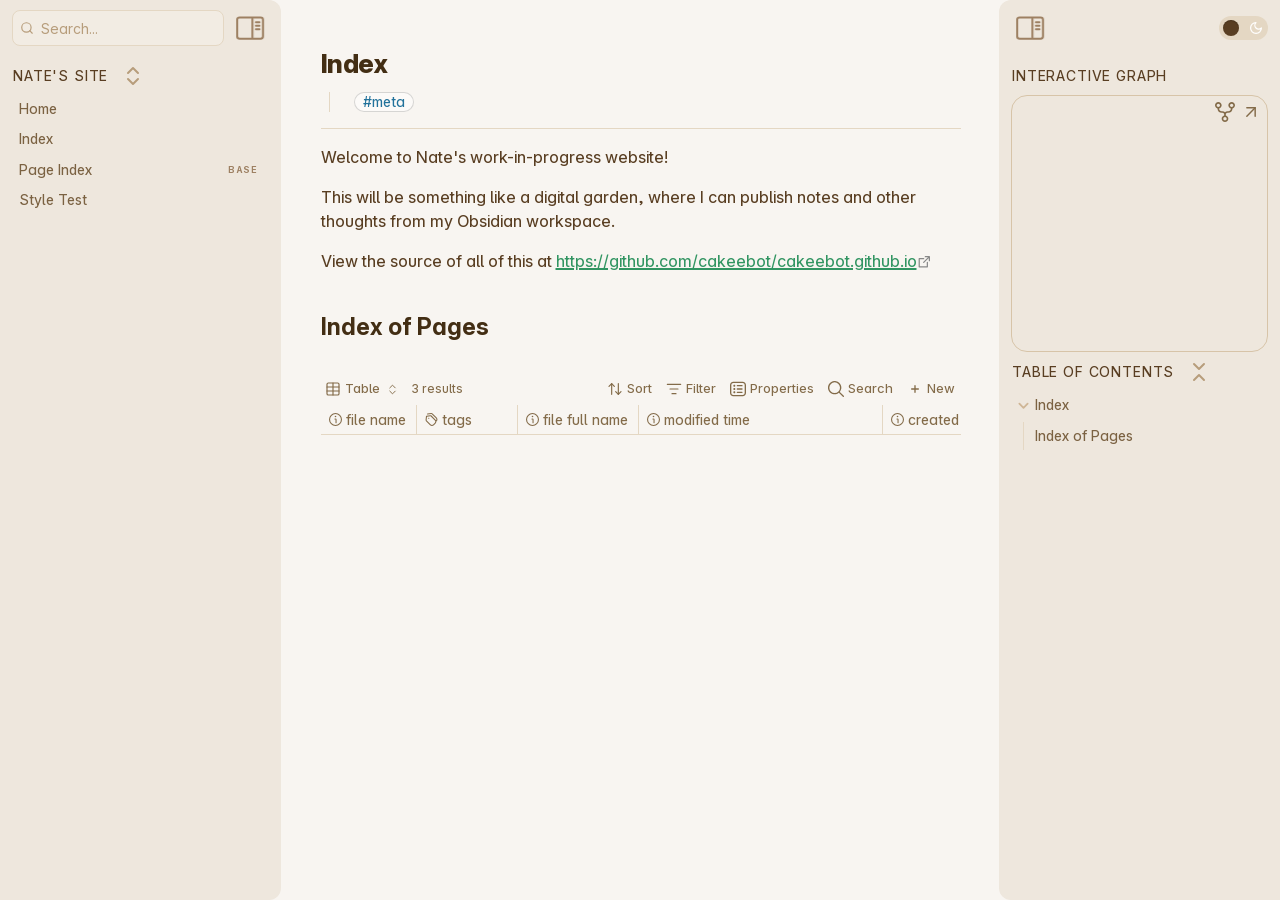
<file: cakeebot.github.io/index.html>
<!DOCTYPE html> <html lang="en"><head>
<title>Index</title>
<base href=".">
<meta name="pathname" content="index.html">
<meta name="description" content="Nate's Site - Index">
<meta property="og:title" content="Index">
<meta property="og:description" content="Nate's Site - Index">
<meta property="og:type" content="website">
<meta property="og:url" content="index.html">
<meta property="og:image" content="undefined">
<meta charset="UTF-8"><meta property="og:site_name" content="Nate's Site"><meta name="viewport" content="width=device-width, initial-scale=1.0, user-scalable=yes, minimum-scale=1.0, maximum-scale=5.0"><link rel="alternate" type="application/rss+xml" title="RSS Feed" href="site-lib/rss.xml"><script async="" id="webpage-script" src="site-lib/scripts/webpage.js" onload="this.onload=null;this.setAttribute(&quot;loaded&quot;, &quot;true&quot;)"></script><script async="" id="graph-wasm-script" src="site-lib/scripts/graph-wasm.js" onload="this.onload=null;this.setAttribute(&quot;loaded&quot;, &quot;true&quot;)"></script><script async="" id="graph-render-worker-script" src="site-lib/scripts/graph-render-worker.js" onload="this.onload=null;this.setAttribute(&quot;loaded&quot;, &quot;true&quot;)"></script><link rel="icon" href="site-lib/media/favicon.png"><link rel="stylesheet" href="site-lib/styles/obsidian.css"><link rel="stylesheet" href="site-lib/styles/theme.css"><link rel="preload" href="site-lib/styles/global-variable-styles.css" as="style" onload="this.onload=null;this.rel='stylesheet'"><noscript><link rel="stylesheet" href="site-lib/styles/global-variable-styles.css"></noscript><link rel="preload" href="site-lib/styles/supported-plugins.css" as="style" onload="this.onload=null;this.rel='stylesheet'"><noscript><link rel="stylesheet" href="site-lib/styles/supported-plugins.css"></noscript><link rel="preload" href="site-lib/styles/main-styles.css" as="style" onload="this.onload=null;this.rel='stylesheet'"><noscript><link rel="stylesheet" href="site-lib/styles/main-styles.css"></noscript><style>body{--line-width:40em;--line-width-adaptive:40em;--file-line-width:40em;--sidebar-width:min(20em, 80vw);--collapse-arrow-size:11px;--tree-vertical-spacing:1.3em;--sidebar-margin:12px}:root{background-color:#202124}.sidebar{height:100%;font-size:14px;z-index:10;min-width:calc(var(--sidebar-width) + var(--divider-width-hover));max-width:calc(var(--sidebar-width) + var(--divider-width-hover));position:relative;overflow:hidden;overflow:clip;transition:min-width ease-in-out,max-width ease-in-out;transition-duration:.2s;contain:size}#left-sidebar{left:0}#right-sidebar{right:0}.sidebar.is-collapsed{min-width:0;max-width:0}.sidebar.floating{position:absolute}.sidebar .leaf-content{height:100%;min-width:calc(var(--sidebar-width) - var(--divider-width-hover));top:0;padding:var(--sidebar-margin);padding-top:4em;line-height:var(--line-height-tight);background-color:var(--background-secondary);transition:background-color,border-right,border-left,box-shadow;transition-duration:var(--color-fade-speed);transition-timing-function:ease-in-out;position:absolute;display:flex;flex-direction:column}.sidebar:not(.is-collapsed) .leaf-content{min-width:calc(max(100%,var(--sidebar-width)) - 3px);max-width:calc(max(100%,var(--sidebar-width)) - 3px)}#left-sidebar-content{left:0;border-top-right-radius:var(--radius-l);border-bottom-right-radius:var(--radius-l)}#right-sidebar-content{right:0;border-top-left-radius:var(--radius-l);border-bottom-left-radius:var(--radius-l)}.sidebar #left-sidebar-content,.sidebar #right-sidebar-content{contain:none!important;container-type:normal!important;animation:none!important}.sidebar:has(.leaf-content:empty):has(.topbar-content:empty){display:none}.sidebar-topbar{height:calc(2.3em + 2 * var(--sidebar-margin));width:var(--sidebar-width);padding:var(--sidebar-margin);z-index:1;position:fixed;display:flex;align-items:center;transition:width ease-in-out;transition-duration:inherit}.sidebar.is-collapsed .sidebar-topbar{width:calc(2.3em + var(--sidebar-margin) * 2)}.sidebar .sidebar-topbar.is-collapsed{width:0}#left-sidebar .sidebar-topbar{left:0;flex-direction:row;border-top-right-radius:var(--radius-l)}#right-sidebar .sidebar-topbar{right:0;flex-direction:row-reverse;border-top-left-radius:var(--radius-l)}#left-sidebar .topbar-content{margin-right:calc(2.3em + var(--sidebar-margin));flex-direction:row}#right-sidebar .topbar-content{margin-left:calc(2.3em + var(--sidebar-margin));flex-direction:row-reverse}.topbar-content{overflow:hidden visible;overflow:clip visible;width:100%;height:100%;display:flex;align-items:center;transition:inherit}.sidebar.is-collapsed .topbar-content{width:0;transition:inherit}.clickable-icon.sidebar-collapse-icon{background-color:transparent;color:var(--icon-color-focused);padding:2px!important;margin:0!important;height:100%!important;width:2.3em!important;margin-inline:0.14em!important;position:absolute}#left-sidebar .clickable-icon.sidebar-collapse-icon{transform:rotateY(180deg);right:var(--sidebar-margin)}#right-sidebar .clickable-icon.sidebar-collapse-icon{transform:rotateY(180deg);left:var(--sidebar-margin)}.clickable-icon.sidebar-collapse-icon svg.svg-icon{width:100%;height:100%}.feature-title{margin-left:1px;text-transform:uppercase;letter-spacing:.06em;margin-top:.75em;margin-bottom:.75em}.feature-header{display:flex;align-items:center;padding-top:0;font-size:1em;padding-left:0}body.floating-sidebars .sidebar{position:absolute}body{transition:background-color var(--color-fade-speed) ease-in-out}#navbar:not(:empty){display:flex;align-items:center;justify-content:space-between;padding:.5em 1em;width:100%}#main{display:flex;flex-direction:column;height:100%;width:100%;align-items:stretch;justify-content:center}#main-horizontal{display:flex;flex-direction:row;flex-grow:1;width:100%;align-items:stretch;justify-content:center}#center-content{flex-basis:100%;max-width:100%;width:100%;height:100%;display:flex;flex-direction:column;align-items:center;transition:opacity .2s ease-in-out;contain:inline-size}.hide{opacity:0!important;transition:opacity .2s ease-in-out;pointer-events:none}#center-content>.obsidian-document{padding-left:2em;padding-right:1em;margin-bottom:0;width:100%;width:-webkit-fill-available;width:-moz-available;width:fill-available;transition:background-color var(--color-fade-speed) ease-in-out;border-top-right-radius:var(--window-radius,var(--radius-m));border-top-left-radius:var(--window-radius,var(--radius-m));overflow-x:hidden!important;overflow-y:auto!important;display:flex!important;flex-direction:column!important;align-items:center!important;contain:inline-size}body #center-content>.obsidian-document>.markdown-preview-sizer{padding-bottom:80vh;width:100%;max-width:var(--line-width);flex-basis:var(--line-width);transition:background-color var(--color-fade-speed) ease-in-out;contain:inline-size}#center-content>.obsidian-document>div{width:100%!important;transition:background-color var(--color-fade-speed) ease-in-out;contain:inline-size}#center-content>.obsidian-document:not([data-type=markdown]).embed{display:flex;padding:1em;height:100%;width:100%;align-items:center;justify-content:center}#center-content>.obsidian-document:not([data-type=markdown]).embed>*{max-width:100%;max-height:100%;object-fit:contain}:not(h1,h2,h3,h4,h5,h6,li):has(> :is(.math,table)){overflow-x:auto!important}#center-content>.obsidian-document:not([data-type=markdown]){overflow-x:auto;contain:content;padding:0;margin:0;height:100%}.obsidian-document[data-type=attachment]{display:flex;flex-direction:column;align-items:center;justify-content:center;height:100%;width:100%}.obsidian-document[data-type=attachment]>*{outline:0;border:none;box-shadow:none}.obsidian-document[data-type=attachment] :is(img){max-width:90%;max-height:90%;object-fit:contain}.obsidian-document[data-type=attachment]>:is(audio){width:100%;max-width:min(90%,var(--line-width))}.obsidian-document[data-type=attachment]>:is(embed,iframe,video){width:100%;height:100%;max-width:100%;max-height:100%;object-fit:contain}.canvas-wrapper>:is(.header,.footer){z-index:100;position:absolute;display:flex;justify-content:center;flex-direction:column;width:100%;align-items:center}.scroll-highlight{position:absolute;width:100%;height:100%;pointer-events:none;z-index:1000;background-color:hsla(var(--color-accent-hsl),.25);opacity:0;padding:1em;inset:50%;translate:-50% -50%;border-radius:var(--radius-s)}</style><script defer="">async function loadIncludes(){let e=document.querySelectorAll("link[itemprop='include']");for(const t of e){let e=t.getAttribute("href");try{let o="";if(e.startsWith("https:")||e.startsWith("http:")||"file:"!=window.location.protocol){const n=await fetch(e);if(!n.ok){console.log("Could not include file: "+e),t?.remove();continue}o=await n.text()}else{const t=document.getElementById(btoa(encodeURI(e)));if(t){const e=JSON.parse(decodeURI(atob(t.getAttribute("value")??"")));o=e?.data??""}}let n=document.createRange().createContextualFragment(o);t.before(n),t.remove(),console.log("Included text: "+o),console.log("Included file: "+e)}catch(o){t?.remove(),console.log("Could not include file: "+e,o);continue}}}document.addEventListener("DOMContentLoaded",(()=>{loadIncludes()}));let isFileProtocol="file:"==location.protocol;function waitLoadScripts(e,t){let o=e.map((e=>document.getElementById(e+"-script")));!function e(n){let l=o[n],c=n+1;l?(l&&"true"!=l.getAttribute("loaded")||n<o.length&&e(c),n<o.length&&l.addEventListener("load",(()=>e(c)))):n<o.length?e(c):t()}(0)}</script></head><body class="publish css-settings-manager is-frameless is-hidden-frameless show-inline-title show-ribbon is-focused"><script defer="">let theme=localStorage.getItem("theme")||(window.matchMedia("(prefers-color-scheme: dark)").matches?"dark":"light");"dark"==theme?(document.body.classList.add("theme-dark"),document.body.classList.remove("theme-light")):(document.body.classList.add("theme-light"),document.body.classList.remove("theme-dark")),window.innerWidth<480?document.body.classList.add("is-phone"):window.innerWidth<768?document.body.classList.add("is-tablet"):window.innerWidth<1024?document.body.classList.add("is-small-screen"):document.body.classList.add("is-large-screen")</script><div class="parsed-feature-container" style="display: contents;"><link itemprop="include" href="site-lib/html/custom-head-content-content.html"></div><div id="main"><div id="navbar"></div><div id="main-horizontal"><div id="left-content" class="leaf" style="--sidebar-width: var(--sidebar-width-left);"><div id="left-sidebar" class="sidebar"><div class="sidebar-handle"></div><div class="sidebar-topbar"><div class="topbar-content"><div id="search-container"><div id="search-wrapper"><input enterkeyhint="search" type="search" spellcheck="false" placeholder="Search..."><div aria-label="Clear search" id="search-clear-button"></div></div></div></div><div class="clickable-icon sidebar-collapse-icon"><svg xmlns="http://www.w3.org/2000/svg" width="100%" height="100%" viewBox="0 0 24 24" fill="none" stroke="currentColor" stroke-width="3" stroke-linecap="round" stroke-linejoin="round" class="svg-icon"><path d="M21 3H3C1.89543 3 1 3.89543 1 5V19C1 20.1046 1.89543 21 3 21H21C22.1046 21 23 20.1046 23 19V5C23 3.89543 22.1046 3 21 3Z"></path><path d="M10 4V20"></path><path d="M4 7H7"></path><path d="M4 10H7"></path><path d="M4 13H7"></path></svg></div></div><div class="sidebar-content-wrapper"><div id="left-sidebar-content" class="leaf-content"><link itemprop="include" href="site-lib/html/file-tree-content.html"></div></div><script defer="">let ls = document.querySelector("#left-sidebar"); ls.classList.toggle("is-collapsed", window.innerWidth < 768); ls.style.setProperty("--sidebar-width", localStorage.getItem("sidebar-left-width"));</script></div></div><div id="center-content" class="leaf"><div class="obsidian-document markdown-preview-view markdown-rendered node-insert-event is-readable-line-width allow-fold-headings allow-fold-lists show-indentation-guide show-properties" data-type="markdown"><style id="MJX-CHTML-styles"></style><pre class="frontmatter language-yaml" style="display: none;"><code class="language-yaml is-loaded"><span class="token key atrule">tags</span><span class="token punctuation">:</span>
  <span class="token punctuation">-</span> meta</code><button class="copy-code-button"><svg xmlns="http://www.w3.org/2000/svg" width="24" height="24" viewBox="0 0 24 24" fill="none" stroke="currentColor" stroke-width="2" stroke-linecap="round" stroke-linejoin="round" class="svg-icon lucide-copy"><rect x="8" y="8" width="14" height="14" rx="2" ry="2"></rect><path d="M4 16c-1.1 0-2-.9-2-2V4c0-1.1.9-2 2-2h10c1.1 0 2 .9 2 2"></path></svg></button></pre><div class="markdown-preview-sizer markdown-preview-section"><div class="header"><h1 class="page-title heading inline-title" id="Index_0">Index</h1><div class="data-bar"></div></div><div class="markdown-preview-pusher" style="width: 1px; height: 0.1px; margin-bottom: 0px;"></div><div class="el-p"><p dir="auto">Welcome to Nate's work-in-progress website!</p></div><div class="el-p"><p dir="auto">This will be something like a digital garden, where I can publish notes and other thoughts from my Obsidian workspace.</p></div><div class="el-p"><p dir="auto">View the source of all of this at <a rel="noopener nofollow" class="external-link is-unresolved" href="https://github.com/cakeebot/cakeebot.github.io" target="_self">https://github.com/cakeebot/cakeebot.github.io</a></p></div><div class="el-h2"><h2 data-heading="Index of Pages" dir="auto" class="heading" id="Index_of_Pages_0"><span class="heading-collapse-indicator collapse-indicator collapse-icon"><svg xmlns="http://www.w3.org/2000/svg" width="24" height="24" viewBox="0 0 24 24" fill="none" stroke="currentColor" stroke-width="2" stroke-linecap="round" stroke-linejoin="round" class="svg-icon right-triangle"><path d="M3 8L12 17L21 8"></path></svg></span>Index of Pages</h2></div><div class="el-p"><p dir="auto"><span alt="Page Index.base" src="page-index.html" class="internal-embed bases-embed interactive-child is-loaded" target="_self"></span></p><div class="bases-header"><div class="bases-toolbar"><div class="bases-toolbar-item bases-toolbar-views-menu"><div class="text-icon-button" tabindex="0"><span class="text-button-icon"><svg xmlns="http://www.w3.org/2000/svg" width="24" height="24" viewBox="0 0 24 24" fill="none" stroke="currentColor" stroke-width="2" stroke-linecap="round" stroke-linejoin="round" class="svg-icon lucide-table"><path d="M12 3v18"></path><rect x="3" y="3" width="18" height="18" rx="2"></rect><path d="M3 9h18"></path><path d="M3 15h18"></path></svg></span><span class="text-button-label">Table</span><span class="text-button-icon mod-aux"><svg xmlns="http://www.w3.org/2000/svg" width="24" height="24" viewBox="0 0 24 24" fill="none" stroke="currentColor" stroke-width="2" stroke-linecap="round" stroke-linejoin="round" class="svg-icon lucide-chevrons-up-down"><path d="m7 15 5 5 5-5"></path><path d="m7 9 5-5 5 5"></path></svg></span></div></div><div class="bases-toolbar-item bases-toolbar-results-menu bases-toolbar-result-count"><div class="text-icon-button" tabindex="0"><span class="text-button-icon"><svg xmlns="http://www.w3.org/2000/svg" width="24" height="24" viewBox="0 0 24 24" fill="none" stroke="currentColor" stroke-width="2" stroke-linecap="round" stroke-linejoin="round" class="svg-icon lucide-list-filter"><path d="M2 5h20"></path><path d="M6 12h12"></path><path d="M9 19h6"></path></svg></span><span class="text-button-label">3 results</span></div></div><div class="bases-toolbar-item bases-toolbar-sort-menu"><div class="text-icon-button" tabindex="0"><span class="text-button-icon"><svg xmlns="http://www.w3.org/2000/svg" width="24" height="24" viewBox="0 0 24 24" fill="none" stroke="currentColor" stroke-width="2" stroke-linecap="round" stroke-linejoin="round" class="svg-icon lucide-arrow-up-down"><path d="m21 16-4 4-4-4"></path><path d="M17 20V4"></path><path d="m3 8 4-4 4 4"></path><path d="M7 4v16"></path></svg></span><span class="text-button-label">Sort</span><span class="flair toolbar-badge" style="display: none;">0</span></div></div><div class="bases-toolbar-item bases-toolbar-filter-menu"><div class="text-icon-button" tabindex="0"><span class="text-button-icon"><svg xmlns="http://www.w3.org/2000/svg" width="24" height="24" viewBox="0 0 24 24" fill="none" stroke="currentColor" stroke-width="2" stroke-linecap="round" stroke-linejoin="round" class="svg-icon lucide-list-filter"><path d="M2 5h20"></path><path d="M6 12h12"></path><path d="M9 19h6"></path></svg></span><span class="text-button-label">Filter</span><span class="flair toolbar-badge" style="display: none;">0</span></div></div><div class="bases-toolbar-item bases-toolbar-properties-menu"><div class="text-icon-button" tabindex="0"><span class="text-button-icon"><svg xmlns="http://www.w3.org/2000/svg" width="24" height="24" viewBox="0 0 24 24" fill="none" stroke="currentColor" stroke-width="2" stroke-linecap="round" stroke-linejoin="round" class="svg-icon lucide-list"><path d="M3 5h.01"></path><path d="M3 12h.01"></path><path d="M3 19h.01"></path><path d="M8 5h13"></path><path d="M8 12h13"></path><path d="M8 19h13"></path></svg></span><span class="text-button-label">Properties</span></div></div><div class="bases-toolbar-item bases-toolbar-search"><div class="text-icon-button" tabindex="0"><span class="text-button-icon"><svg xmlns="http://www.w3.org/2000/svg" width="24" height="24" viewBox="0 0 24 24" fill="none" stroke="currentColor" stroke-width="2" stroke-linecap="round" stroke-linejoin="round" class="svg-icon lucide-search"><path d="m21 21-4.34-4.34"></path><circle cx="11" cy="11" r="8"></circle></svg></span><span class="text-button-label">Search</span></div></div><div class="bases-toolbar-item bases-toolbar-new-item-menu"><div class="text-icon-button" tabindex="0"><span class="text-button-icon"><svg xmlns="http://www.w3.org/2000/svg" width="24" height="24" viewBox="0 0 24 24" fill="none" stroke="currentColor" stroke-width="2" stroke-linecap="round" stroke-linejoin="round" class="svg-icon lucide-plus"><path d="M5 12h14"></path><path d="M12 5v14"></path></svg></span><span class="text-button-label">New</span></div></div></div></div><div class="bases-search-row" style="display: none;"><div class="search-input-container document-search-input"><input enterkeyhint="search" type="search" spellcheck="false" placeholder="Find..."><div class="search-input-clear-button"></div><div class="document-search-count" style="display: none;">Showing 3</div></div></div><div class="bases-error" style="display: none;"></div><div class="bases-view" data-view-type="table" data-view-name="Table"><div class="bases-thead" style="width: 806px;"><div class="bases-tr" data-ignore-swipe="true"><div class="bases-td mod-implicit" draggable="true" style="inset-inline-start: 0px; width: 96px;"><div class="bases-table-header"><div class="bases-table-header-label"><div class="bases-table-header-icon"><svg xmlns="http://www.w3.org/2000/svg" width="24" height="24" viewBox="0 0 24 24" fill="none" stroke="currentColor" stroke-width="2" stroke-linecap="round" stroke-linejoin="round" class="svg-icon lucide-info"><circle cx="12" cy="12" r="10"></circle><path d="M12 16v-4"></path><path d="M12 8h.01"></path></svg></div><div class="bases-table-header-name">file name</div></div></div><div class="bases-table-header-sort"></div><div class="bases-table-header-resizer" draggable="true"></div></div><div class="bases-td" draggable="true" style="inset-inline-start: 96px; width: 101px;"><div class="bases-table-header"><div class="bases-table-header-label"><div class="bases-table-header-icon"><svg xmlns="http://www.w3.org/2000/svg" width="24" height="24" viewBox="0 0 24 24" fill="none" stroke="currentColor" stroke-width="2" stroke-linecap="round" stroke-linejoin="round" class="svg-icon lucide-tags"><path d="M13.172 2a2 2 0 0 1 1.414.586l6.71 6.71a2.4 2.4 0 0 1 0 3.408l-4.592 4.592a2.4 2.4 0 0 1-3.408 0l-6.71-6.71A2 2 0 0 1 6 9.172V3a1 1 0 0 1 1-1z"></path><path d="M2 7v6.172a2 2 0 0 0 .586 1.414l6.71 6.71a2.4 2.4 0 0 0 3.191.193"></path><circle cx="10.5" cy="6.5" r="0.5"></circle></svg></div><div class="bases-table-header-name">tags</div></div></div><div class="bases-table-header-sort"></div><div class="bases-table-header-resizer" draggable="true"></div></div><div class="bases-td mod-implicit" draggable="true" style="inset-inline-start: 197px; width: 121px;"><div class="bases-table-header"><div class="bases-table-header-label"><div class="bases-table-header-icon"><svg xmlns="http://www.w3.org/2000/svg" width="24" height="24" viewBox="0 0 24 24" fill="none" stroke="currentColor" stroke-width="2" stroke-linecap="round" stroke-linejoin="round" class="svg-icon lucide-info"><circle cx="12" cy="12" r="10"></circle><path d="M12 16v-4"></path><path d="M12 8h.01"></path></svg></div><div class="bases-table-header-name">file full name</div></div></div><div class="bases-table-header-sort"></div><div class="bases-table-header-resizer" draggable="true"></div></div><div class="bases-td mod-implicit" draggable="true" style="inset-inline-start: 318px; width: 244px;"><div class="bases-table-header"><div class="bases-table-header-label"><div class="bases-table-header-icon"><svg xmlns="http://www.w3.org/2000/svg" width="24" height="24" viewBox="0 0 24 24" fill="none" stroke="currentColor" stroke-width="2" stroke-linecap="round" stroke-linejoin="round" class="svg-icon lucide-info"><circle cx="12" cy="12" r="10"></circle><path d="M12 16v-4"></path><path d="M12 8h.01"></path></svg></div><div class="bases-table-header-name">modified time</div></div></div><div class="bases-table-header-sort"></div><div class="bases-table-header-resizer" draggable="true"></div></div><div class="bases-td mod-implicit" draggable="true" style="inset-inline-start: 562px; width: 244px;"><div class="bases-table-header"><div class="bases-table-header-label"><div class="bases-table-header-icon"><svg xmlns="http://www.w3.org/2000/svg" width="24" height="24" viewBox="0 0 24 24" fill="none" stroke="currentColor" stroke-width="2" stroke-linecap="round" stroke-linejoin="round" class="svg-icon lucide-info"><circle cx="12" cy="12" r="10"></circle><path d="M12 16v-4"></path><path d="M12 8h.01"></path></svg></div><div class="bases-table-header-name">created time</div></div></div><div class="bases-table-header-sort"></div><div class="bases-table-header-resizer" draggable="true"></div></div></div></div><div class="bases-table-container node-insert-event" tabindex="0" style="width: 806px; height: 90px;"><div class="bases-table" style="top: 0px; width: 806px;"><div class="bases-tbody" style="height: 90px; --bases-table-row-height: 30px;"></div></div></div></div><p></p></div><div class="footer"><div class="data-bar"></div></div></div></div></div><div id="right-content" class="leaf" style="--sidebar-width: var(--sidebar-width-right);"><div id="right-sidebar" class="sidebar"><div class="sidebar-handle"></div><div class="sidebar-topbar"><div class="topbar-content"><label class="theme-toggle-container" for="theme-toggle-input" id=""><input class="theme-toggle-input" type="checkbox" id="theme-toggle-input"><div class="toggle-background"></div></label></div><div class="clickable-icon sidebar-collapse-icon"><svg xmlns="http://www.w3.org/2000/svg" width="100%" height="100%" viewBox="0 0 24 24" fill="none" stroke="currentColor" stroke-width="3" stroke-linecap="round" stroke-linejoin="round" class="svg-icon"><path d="M21 3H3C1.89543 3 1 3.89543 1 5V19C1 20.1046 1.89543 21 3 21H21C22.1046 21 23 20.1046 23 19V5C23 3.89543 22.1046 3 21 3Z"></path><path d="M10 4V20"></path><path d="M4 7H7"></path><path d="M4 10H7"></path><path d="M4 13H7"></path></svg></div></div><div class="sidebar-content-wrapper"><div id="right-sidebar-content" class="leaf-content"><div class="graph-view-wrapper"><div class="feature-header"><div class="feature-title">Interactive Graph</div></div><div class="graph-view-placeholder">
		<div class="graph-view-container">
			<div class="graph-icon graph-expand" role="button" aria-label="Expand" data-tooltip-position="top"><svg xmlns="http://www.w3.org/2000/svg" width="24" height="24" viewBox="0 0 24 24" fill="none" stroke="currentColor" stroke-width="2" stroke-linecap="round" stroke-linejoin="round" class="svg-icon"><line x1="7" y1="17" x2="17" y2="7"></line><polyline points="7 7 17 7 17 17"></polyline></svg></div>
			<div class="graph-icon graph-global" role="button" aria-label="Global Graph" data-tooltip-position="top"><svg xmlns="http://www.w3.org/2000/svg" width="24" height="24" viewBox="0 0 24 24" fill="none" stroke="currentColor" stroke-width="2" stroke-linecap="round" stroke-linejoin="round" class="svg-icon lucide-git-fork"><circle cx="12" cy="18" r="3"></circle><circle cx="6" cy="6" r="3"></circle><circle cx="18" cy="6" r="3"></circle><path d="M18 9v2c0 .6-.4 1-1 1H7c-.6 0-1-.4-1-1V9"></path><path d="M12 12v3"></path></svg></div>
			<canvas id="graph-canvas" class="hide" width="512px" height="512px"></canvas>
		</div>
		</div></div><div id="outline" class=" tree-container"><div class="feature-header"><div class="feature-title">Table Of Contents</div><button class="clickable-icon nav-action-button tree-collapse-all" aria-label="Collapse All"><svg xmlns="http://www.w3.org/2000/svg" width="24" height="24" viewBox="0 0 24 24" fill="none" stroke="currentColor" stroke-width="2" stroke-linecap="round" stroke-linejoin="round"></svg></button></div><div class="tree-item mod-collapsible" data-depth="1"><a class="tree-item-self is-clickable mod-collapsible" href="index.html#Index_0" data-path="#Index_0"><div class="tree-item-icon collapse-icon"><svg xmlns="http://www.w3.org/2000/svg" width="24" height="24" viewBox="0 0 24 24" fill="none" stroke="currentColor" stroke-width="2" stroke-linecap="round" stroke-linejoin="round" class="svg-icon right-triangle"><path d="M3 8L12 17L21 8"></path></svg></div><div class="tree-item-inner heading-link" heading-name="Index">Index</div></a><div class="tree-item-children"><div class="tree-item" data-depth="2"><a class="tree-item-self is-clickable" href="index.html#Index_of_Pages_0" data-path="#Index_of_Pages_0"><div class="tree-item-inner heading-link" heading-name="Index of Pages">Index of Pages</div></a><div class="tree-item-children"></div></div></div></div></div></div></div><script defer="">let rs = document.querySelector("#right-sidebar"); rs.classList.toggle("is-collapsed", window.innerWidth < 768); rs.style.setProperty("--sidebar-width", localStorage.getItem("sidebar-right-width"));</script></div></div></div></div></body></html>
</file>
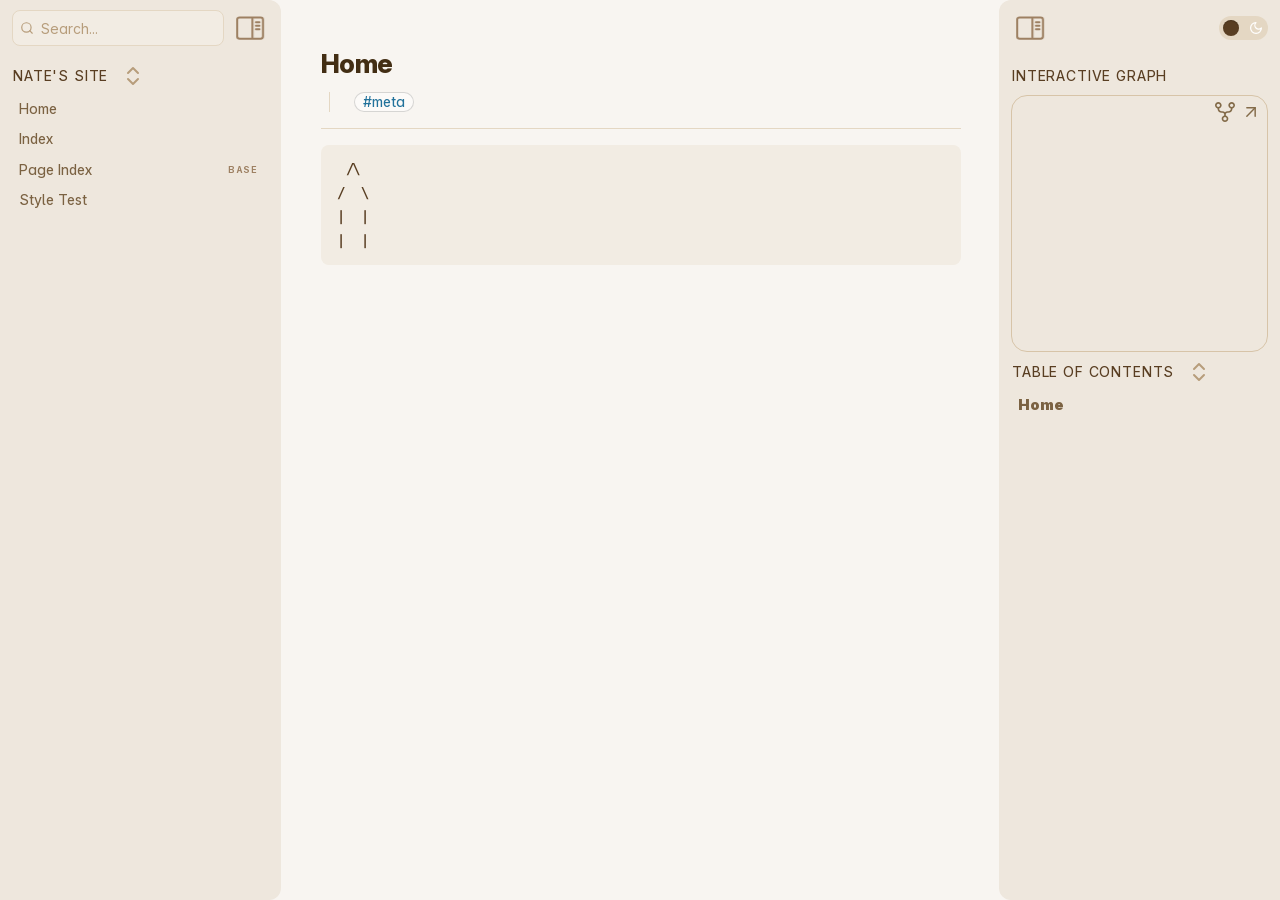
<file: cakeebot.github.io/home.html>
<!DOCTYPE html> <html lang="en"><head>
<title>Home</title>
<base href=".">
<meta name="pathname" content="home.html">
<meta name="description" content="Nate's Site - Home">
<meta property="og:title" content="Home">
<meta property="og:description" content="Nate's Site - Home">
<meta property="og:type" content="website">
<meta property="og:url" content="home.html">
<meta property="og:image" content="undefined">
<meta charset="UTF-8"><meta property="og:site_name" content="Nate's Site"><meta name="viewport" content="width=device-width, initial-scale=1.0, user-scalable=yes, minimum-scale=1.0, maximum-scale=5.0"><link rel="alternate" type="application/rss+xml" title="RSS Feed" href="site-lib/rss.xml"><script async="" id="webpage-script" src="site-lib/scripts/webpage.js" onload="this.onload=null;this.setAttribute(&quot;loaded&quot;, &quot;true&quot;)"></script><script async="" id="graph-wasm-script" src="site-lib/scripts/graph-wasm.js" onload="this.onload=null;this.setAttribute(&quot;loaded&quot;, &quot;true&quot;)"></script><script async="" id="graph-render-worker-script" src="site-lib/scripts/graph-render-worker.js" onload="this.onload=null;this.setAttribute(&quot;loaded&quot;, &quot;true&quot;)"></script><link rel="icon" href="site-lib/media/favicon.png"><link rel="stylesheet" href="site-lib/styles/obsidian.css"><link rel="stylesheet" href="site-lib/styles/theme.css"><link rel="preload" href="site-lib/styles/global-variable-styles.css" as="style" onload="this.onload=null;this.rel='stylesheet'"><noscript><link rel="stylesheet" href="site-lib/styles/global-variable-styles.css"></noscript><link rel="preload" href="site-lib/styles/supported-plugins.css" as="style" onload="this.onload=null;this.rel='stylesheet'"><noscript><link rel="stylesheet" href="site-lib/styles/supported-plugins.css"></noscript><link rel="preload" href="site-lib/styles/main-styles.css" as="style" onload="this.onload=null;this.rel='stylesheet'"><noscript><link rel="stylesheet" href="site-lib/styles/main-styles.css"></noscript><style>body{--line-width:40em;--line-width-adaptive:40em;--file-line-width:40em;--sidebar-width:min(20em, 80vw);--collapse-arrow-size:11px;--tree-vertical-spacing:1.3em;--sidebar-margin:12px}:root{background-color:#202124}.sidebar{height:100%;font-size:14px;z-index:10;min-width:calc(var(--sidebar-width) + var(--divider-width-hover));max-width:calc(var(--sidebar-width) + var(--divider-width-hover));position:relative;overflow:hidden;overflow:clip;transition:min-width ease-in-out,max-width ease-in-out;transition-duration:.2s;contain:size}#left-sidebar{left:0}#right-sidebar{right:0}.sidebar.is-collapsed{min-width:0;max-width:0}.sidebar.floating{position:absolute}.sidebar .leaf-content{height:100%;min-width:calc(var(--sidebar-width) - var(--divider-width-hover));top:0;padding:var(--sidebar-margin);padding-top:4em;line-height:var(--line-height-tight);background-color:var(--background-secondary);transition:background-color,border-right,border-left,box-shadow;transition-duration:var(--color-fade-speed);transition-timing-function:ease-in-out;position:absolute;display:flex;flex-direction:column}.sidebar:not(.is-collapsed) .leaf-content{min-width:calc(max(100%,var(--sidebar-width)) - 3px);max-width:calc(max(100%,var(--sidebar-width)) - 3px)}#left-sidebar-content{left:0;border-top-right-radius:var(--radius-l);border-bottom-right-radius:var(--radius-l)}#right-sidebar-content{right:0;border-top-left-radius:var(--radius-l);border-bottom-left-radius:var(--radius-l)}.sidebar #left-sidebar-content,.sidebar #right-sidebar-content{contain:none!important;container-type:normal!important;animation:none!important}.sidebar:has(.leaf-content:empty):has(.topbar-content:empty){display:none}.sidebar-topbar{height:calc(2.3em + 2 * var(--sidebar-margin));width:var(--sidebar-width);padding:var(--sidebar-margin);z-index:1;position:fixed;display:flex;align-items:center;transition:width ease-in-out;transition-duration:inherit}.sidebar.is-collapsed .sidebar-topbar{width:calc(2.3em + var(--sidebar-margin) * 2)}.sidebar .sidebar-topbar.is-collapsed{width:0}#left-sidebar .sidebar-topbar{left:0;flex-direction:row;border-top-right-radius:var(--radius-l)}#right-sidebar .sidebar-topbar{right:0;flex-direction:row-reverse;border-top-left-radius:var(--radius-l)}#left-sidebar .topbar-content{margin-right:calc(2.3em + var(--sidebar-margin));flex-direction:row}#right-sidebar .topbar-content{margin-left:calc(2.3em + var(--sidebar-margin));flex-direction:row-reverse}.topbar-content{overflow:hidden visible;overflow:clip visible;width:100%;height:100%;display:flex;align-items:center;transition:inherit}.sidebar.is-collapsed .topbar-content{width:0;transition:inherit}.clickable-icon.sidebar-collapse-icon{background-color:transparent;color:var(--icon-color-focused);padding:2px!important;margin:0!important;height:100%!important;width:2.3em!important;margin-inline:0.14em!important;position:absolute}#left-sidebar .clickable-icon.sidebar-collapse-icon{transform:rotateY(180deg);right:var(--sidebar-margin)}#right-sidebar .clickable-icon.sidebar-collapse-icon{transform:rotateY(180deg);left:var(--sidebar-margin)}.clickable-icon.sidebar-collapse-icon svg.svg-icon{width:100%;height:100%}.feature-title{margin-left:1px;text-transform:uppercase;letter-spacing:.06em;margin-top:.75em;margin-bottom:.75em}.feature-header{display:flex;align-items:center;padding-top:0;font-size:1em;padding-left:0}body.floating-sidebars .sidebar{position:absolute}body{transition:background-color var(--color-fade-speed) ease-in-out}#navbar:not(:empty){display:flex;align-items:center;justify-content:space-between;padding:.5em 1em;width:100%}#main{display:flex;flex-direction:column;height:100%;width:100%;align-items:stretch;justify-content:center}#main-horizontal{display:flex;flex-direction:row;flex-grow:1;width:100%;align-items:stretch;justify-content:center}#center-content{flex-basis:100%;max-width:100%;width:100%;height:100%;display:flex;flex-direction:column;align-items:center;transition:opacity .2s ease-in-out;contain:inline-size}.hide{opacity:0!important;transition:opacity .2s ease-in-out;pointer-events:none}#center-content>.obsidian-document{padding-left:2em;padding-right:1em;margin-bottom:0;width:100%;width:-webkit-fill-available;width:-moz-available;width:fill-available;transition:background-color var(--color-fade-speed) ease-in-out;border-top-right-radius:var(--window-radius,var(--radius-m));border-top-left-radius:var(--window-radius,var(--radius-m));overflow-x:hidden!important;overflow-y:auto!important;display:flex!important;flex-direction:column!important;align-items:center!important;contain:inline-size}body #center-content>.obsidian-document>.markdown-preview-sizer{padding-bottom:80vh;width:100%;max-width:var(--line-width);flex-basis:var(--line-width);transition:background-color var(--color-fade-speed) ease-in-out;contain:inline-size}#center-content>.obsidian-document>div{width:100%!important;transition:background-color var(--color-fade-speed) ease-in-out;contain:inline-size}#center-content>.obsidian-document:not([data-type=markdown]).embed{display:flex;padding:1em;height:100%;width:100%;align-items:center;justify-content:center}#center-content>.obsidian-document:not([data-type=markdown]).embed>*{max-width:100%;max-height:100%;object-fit:contain}:not(h1,h2,h3,h4,h5,h6,li):has(> :is(.math,table)){overflow-x:auto!important}#center-content>.obsidian-document:not([data-type=markdown]){overflow-x:auto;contain:content;padding:0;margin:0;height:100%}.obsidian-document[data-type=attachment]{display:flex;flex-direction:column;align-items:center;justify-content:center;height:100%;width:100%}.obsidian-document[data-type=attachment]>*{outline:0;border:none;box-shadow:none}.obsidian-document[data-type=attachment] :is(img){max-width:90%;max-height:90%;object-fit:contain}.obsidian-document[data-type=attachment]>:is(audio){width:100%;max-width:min(90%,var(--line-width))}.obsidian-document[data-type=attachment]>:is(embed,iframe,video){width:100%;height:100%;max-width:100%;max-height:100%;object-fit:contain}.canvas-wrapper>:is(.header,.footer){z-index:100;position:absolute;display:flex;justify-content:center;flex-direction:column;width:100%;align-items:center}.scroll-highlight{position:absolute;width:100%;height:100%;pointer-events:none;z-index:1000;background-color:hsla(var(--color-accent-hsl),.25);opacity:0;padding:1em;inset:50%;translate:-50% -50%;border-radius:var(--radius-s)}</style><script defer="">async function loadIncludes(){let e=document.querySelectorAll("link[itemprop='include']");for(const t of e){let e=t.getAttribute("href");try{let o="";if(e.startsWith("https:")||e.startsWith("http:")||"file:"!=window.location.protocol){const n=await fetch(e);if(!n.ok){console.log("Could not include file: "+e),t?.remove();continue}o=await n.text()}else{const t=document.getElementById(btoa(encodeURI(e)));if(t){const e=JSON.parse(decodeURI(atob(t.getAttribute("value")??"")));o=e?.data??""}}let n=document.createRange().createContextualFragment(o);t.before(n),t.remove(),console.log("Included text: "+o),console.log("Included file: "+e)}catch(o){t?.remove(),console.log("Could not include file: "+e,o);continue}}}document.addEventListener("DOMContentLoaded",(()=>{loadIncludes()}));let isFileProtocol="file:"==location.protocol;function waitLoadScripts(e,t){let o=e.map((e=>document.getElementById(e+"-script")));!function e(n){let l=o[n],c=n+1;l?(l&&"true"!=l.getAttribute("loaded")||n<o.length&&e(c),n<o.length&&l.addEventListener("load",(()=>e(c)))):n<o.length?e(c):t()}(0)}</script></head><body class="publish css-settings-manager is-frameless is-hidden-frameless show-inline-title show-ribbon is-focused"><script defer="">let theme=localStorage.getItem("theme")||(window.matchMedia("(prefers-color-scheme: dark)").matches?"dark":"light");"dark"==theme?(document.body.classList.add("theme-dark"),document.body.classList.remove("theme-light")):(document.body.classList.add("theme-light"),document.body.classList.remove("theme-dark")),window.innerWidth<480?document.body.classList.add("is-phone"):window.innerWidth<768?document.body.classList.add("is-tablet"):window.innerWidth<1024?document.body.classList.add("is-small-screen"):document.body.classList.add("is-large-screen")</script><div class="parsed-feature-container" style="display: contents;"><link itemprop="include" href="site-lib/html/custom-head-content-content.html"></div><div id="main"><div id="navbar"></div><div id="main-horizontal"><div id="left-content" class="leaf" style="--sidebar-width: var(--sidebar-width-left);"><div id="left-sidebar" class="sidebar"><div class="sidebar-handle"></div><div class="sidebar-topbar"><div class="topbar-content"><div id="search-container"><div id="search-wrapper"><input enterkeyhint="search" type="search" spellcheck="false" placeholder="Search..."><div aria-label="Clear search" id="search-clear-button"></div></div></div></div><div class="clickable-icon sidebar-collapse-icon"><svg xmlns="http://www.w3.org/2000/svg" width="100%" height="100%" viewBox="0 0 24 24" fill="none" stroke="currentColor" stroke-width="3" stroke-linecap="round" stroke-linejoin="round" class="svg-icon"><path d="M21 3H3C1.89543 3 1 3.89543 1 5V19C1 20.1046 1.89543 21 3 21H21C22.1046 21 23 20.1046 23 19V5C23 3.89543 22.1046 3 21 3Z"></path><path d="M10 4V20"></path><path d="M4 7H7"></path><path d="M4 10H7"></path><path d="M4 13H7"></path></svg></div></div><div class="sidebar-content-wrapper"><div id="left-sidebar-content" class="leaf-content"><link itemprop="include" href="site-lib/html/file-tree-content.html"></div></div><script defer="">let ls = document.querySelector("#left-sidebar"); ls.classList.toggle("is-collapsed", window.innerWidth < 768); ls.style.setProperty("--sidebar-width", localStorage.getItem("sidebar-left-width"));</script></div></div><div id="center-content" class="leaf"><div class="obsidian-document markdown-preview-view markdown-rendered node-insert-event is-readable-line-width allow-fold-headings allow-fold-lists show-indentation-guide show-properties" data-type="markdown"><style id="MJX-CHTML-styles"></style><pre class="frontmatter language-yaml" style="display: none;"><code class="language-yaml is-loaded"><span class="token key atrule">tags</span><span class="token punctuation">:</span>
  <span class="token punctuation">-</span> meta</code><button class="copy-code-button"><svg xmlns="http://www.w3.org/2000/svg" width="24" height="24" viewBox="0 0 24 24" fill="none" stroke="currentColor" stroke-width="2" stroke-linecap="round" stroke-linejoin="round" class="svg-icon lucide-copy"><rect x="8" y="8" width="14" height="14" rx="2" ry="2"></rect><path d="M4 16c-1.1 0-2-.9-2-2V4c0-1.1.9-2 2-2h10c1.1 0 2 .9 2 2"></path></svg></button></pre><div class="markdown-preview-sizer markdown-preview-section"><div class="header"><h1 class="page-title heading inline-title" id="Home_0">Home</h1><div class="data-bar"></div></div><div class="markdown-preview-pusher" style="width: 1px; height: 0.1px; margin-bottom: 0px;"></div><div class="el-pre"><pre><code data-line="0"> /\
/  \
|  |
|  |
</code><button class="copy-code-button"><svg xmlns="http://www.w3.org/2000/svg" width="24" height="24" viewBox="0 0 24 24" fill="none" stroke="currentColor" stroke-width="2" stroke-linecap="round" stroke-linejoin="round" class="svg-icon lucide-copy"><rect x="8" y="8" width="14" height="14" rx="2" ry="2"></rect><path d="M4 16c-1.1 0-2-.9-2-2V4c0-1.1.9-2 2-2h10c1.1 0 2 .9 2 2"></path></svg></button></pre></div><div class="footer"><div class="data-bar"></div></div></div></div></div><div id="right-content" class="leaf" style="--sidebar-width: var(--sidebar-width-right);"><div id="right-sidebar" class="sidebar"><div class="sidebar-handle"></div><div class="sidebar-topbar"><div class="topbar-content"><label class="theme-toggle-container" for="theme-toggle-input" id=""><input class="theme-toggle-input" type="checkbox" id="theme-toggle-input"><div class="toggle-background"></div></label></div><div class="clickable-icon sidebar-collapse-icon"><svg xmlns="http://www.w3.org/2000/svg" width="100%" height="100%" viewBox="0 0 24 24" fill="none" stroke="currentColor" stroke-width="3" stroke-linecap="round" stroke-linejoin="round" class="svg-icon"><path d="M21 3H3C1.89543 3 1 3.89543 1 5V19C1 20.1046 1.89543 21 3 21H21C22.1046 21 23 20.1046 23 19V5C23 3.89543 22.1046 3 21 3Z"></path><path d="M10 4V20"></path><path d="M4 7H7"></path><path d="M4 10H7"></path><path d="M4 13H7"></path></svg></div></div><div class="sidebar-content-wrapper"><div id="right-sidebar-content" class="leaf-content"><div class="graph-view-wrapper"><div class="feature-header"><div class="feature-title">Interactive Graph</div></div><div class="graph-view-placeholder">
		<div class="graph-view-container">
			<div class="graph-icon graph-expand" role="button" aria-label="Expand" data-tooltip-position="top"><svg xmlns="http://www.w3.org/2000/svg" width="24" height="24" viewBox="0 0 24 24" fill="none" stroke="currentColor" stroke-width="2" stroke-linecap="round" stroke-linejoin="round" class="svg-icon"><line x1="7" y1="17" x2="17" y2="7"></line><polyline points="7 7 17 7 17 17"></polyline></svg></div>
			<div class="graph-icon graph-global" role="button" aria-label="Global Graph" data-tooltip-position="top"><svg xmlns="http://www.w3.org/2000/svg" width="24" height="24" viewBox="0 0 24 24" fill="none" stroke="currentColor" stroke-width="2" stroke-linecap="round" stroke-linejoin="round" class="svg-icon lucide-git-fork"><circle cx="12" cy="18" r="3"></circle><circle cx="6" cy="6" r="3"></circle><circle cx="18" cy="6" r="3"></circle><path d="M18 9v2c0 .6-.4 1-1 1H7c-.6 0-1-.4-1-1V9"></path><path d="M12 12v3"></path></svg></div>
			<canvas id="graph-canvas" class="hide" width="512px" height="512px"></canvas>
		</div>
		</div></div><div id="outline" class=" tree-container"><div class="feature-header"><div class="feature-title">Table Of Contents</div><button class="clickable-icon nav-action-button tree-collapse-all" aria-label="Collapse All"><svg xmlns="http://www.w3.org/2000/svg" width="24" height="24" viewBox="0 0 24 24" fill="none" stroke="currentColor" stroke-width="2" stroke-linecap="round" stroke-linejoin="round"></svg></button></div><div class="tree-item" data-depth="1"><a class="tree-item-self is-clickable" href="home.html#Home_0" data-path="#Home_0"><div class="tree-item-inner heading-link" heading-name="Home">Home</div></a><div class="tree-item-children"></div></div></div></div></div><script defer="">let rs = document.querySelector("#right-sidebar"); rs.classList.toggle("is-collapsed", window.innerWidth < 768); rs.style.setProperty("--sidebar-width", localStorage.getItem("sidebar-right-width"));</script></div></div></div></div></body></html>
</file>
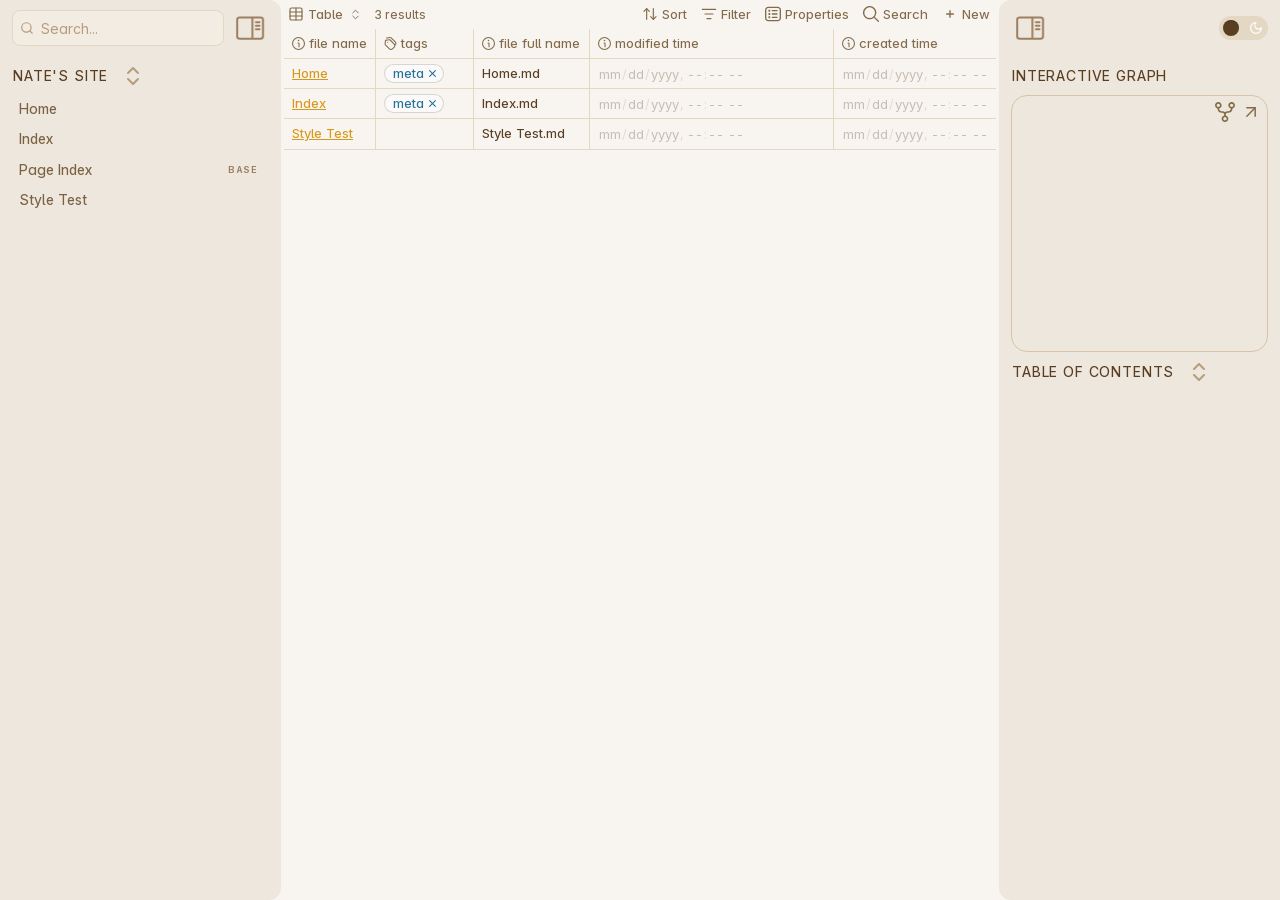
<file: cakeebot.github.io/page-index.html>
<!DOCTYPE html> <html lang="en"><head>
<title>Page Index</title>
<base href=".">
<meta name="pathname" content="page-index.html">
<meta name="description" content="Nate's Site - Page Index">
<meta property="og:title" content="Page Index">
<meta property="og:description" content="Nate's Site - Page Index">
<meta property="og:type" content="website">
<meta property="og:url" content="page-index.html">
<meta property="og:image" content="undefined">
<meta charset="UTF-8"><meta property="og:site_name" content="Nate's Site"><meta name="viewport" content="width=device-width, initial-scale=1.0, user-scalable=yes, minimum-scale=1.0, maximum-scale=5.0"><link rel="alternate" type="application/rss+xml" title="RSS Feed" href="site-lib/rss.xml"><script async="" id="webpage-script" src="site-lib/scripts/webpage.js" onload="this.onload=null;this.setAttribute(&quot;loaded&quot;, &quot;true&quot;)"></script><script async="" id="graph-wasm-script" src="site-lib/scripts/graph-wasm.js" onload="this.onload=null;this.setAttribute(&quot;loaded&quot;, &quot;true&quot;)"></script><script async="" id="graph-render-worker-script" src="site-lib/scripts/graph-render-worker.js" onload="this.onload=null;this.setAttribute(&quot;loaded&quot;, &quot;true&quot;)"></script><link rel="icon" href="site-lib/media/favicon.png"><link rel="stylesheet" href="site-lib/styles/obsidian.css"><link rel="stylesheet" href="site-lib/styles/theme.css"><link rel="preload" href="site-lib/styles/global-variable-styles.css" as="style" onload="this.onload=null;this.rel='stylesheet'"><noscript><link rel="stylesheet" href="site-lib/styles/global-variable-styles.css"></noscript><link rel="preload" href="site-lib/styles/supported-plugins.css" as="style" onload="this.onload=null;this.rel='stylesheet'"><noscript><link rel="stylesheet" href="site-lib/styles/supported-plugins.css"></noscript><link rel="preload" href="site-lib/styles/main-styles.css" as="style" onload="this.onload=null;this.rel='stylesheet'"><noscript><link rel="stylesheet" href="site-lib/styles/main-styles.css"></noscript><style>body{--line-width:40em;--line-width-adaptive:40em;--file-line-width:40em;--sidebar-width:min(20em, 80vw);--collapse-arrow-size:11px;--tree-vertical-spacing:1.3em;--sidebar-margin:12px}:root{background-color:#202124}.sidebar{height:100%;font-size:14px;z-index:10;min-width:calc(var(--sidebar-width) + var(--divider-width-hover));max-width:calc(var(--sidebar-width) + var(--divider-width-hover));position:relative;overflow:hidden;overflow:clip;transition:min-width ease-in-out,max-width ease-in-out;transition-duration:.2s;contain:size}#left-sidebar{left:0}#right-sidebar{right:0}.sidebar.is-collapsed{min-width:0;max-width:0}.sidebar.floating{position:absolute}.sidebar .leaf-content{height:100%;min-width:calc(var(--sidebar-width) - var(--divider-width-hover));top:0;padding:var(--sidebar-margin);padding-top:4em;line-height:var(--line-height-tight);background-color:var(--background-secondary);transition:background-color,border-right,border-left,box-shadow;transition-duration:var(--color-fade-speed);transition-timing-function:ease-in-out;position:absolute;display:flex;flex-direction:column}.sidebar:not(.is-collapsed) .leaf-content{min-width:calc(max(100%,var(--sidebar-width)) - 3px);max-width:calc(max(100%,var(--sidebar-width)) - 3px)}#left-sidebar-content{left:0;border-top-right-radius:var(--radius-l);border-bottom-right-radius:var(--radius-l)}#right-sidebar-content{right:0;border-top-left-radius:var(--radius-l);border-bottom-left-radius:var(--radius-l)}.sidebar #left-sidebar-content,.sidebar #right-sidebar-content{contain:none!important;container-type:normal!important;animation:none!important}.sidebar:has(.leaf-content:empty):has(.topbar-content:empty){display:none}.sidebar-topbar{height:calc(2.3em + 2 * var(--sidebar-margin));width:var(--sidebar-width);padding:var(--sidebar-margin);z-index:1;position:fixed;display:flex;align-items:center;transition:width ease-in-out;transition-duration:inherit}.sidebar.is-collapsed .sidebar-topbar{width:calc(2.3em + var(--sidebar-margin) * 2)}.sidebar .sidebar-topbar.is-collapsed{width:0}#left-sidebar .sidebar-topbar{left:0;flex-direction:row;border-top-right-radius:var(--radius-l)}#right-sidebar .sidebar-topbar{right:0;flex-direction:row-reverse;border-top-left-radius:var(--radius-l)}#left-sidebar .topbar-content{margin-right:calc(2.3em + var(--sidebar-margin));flex-direction:row}#right-sidebar .topbar-content{margin-left:calc(2.3em + var(--sidebar-margin));flex-direction:row-reverse}.topbar-content{overflow:hidden visible;overflow:clip visible;width:100%;height:100%;display:flex;align-items:center;transition:inherit}.sidebar.is-collapsed .topbar-content{width:0;transition:inherit}.clickable-icon.sidebar-collapse-icon{background-color:transparent;color:var(--icon-color-focused);padding:2px!important;margin:0!important;height:100%!important;width:2.3em!important;margin-inline:0.14em!important;position:absolute}#left-sidebar .clickable-icon.sidebar-collapse-icon{transform:rotateY(180deg);right:var(--sidebar-margin)}#right-sidebar .clickable-icon.sidebar-collapse-icon{transform:rotateY(180deg);left:var(--sidebar-margin)}.clickable-icon.sidebar-collapse-icon svg.svg-icon{width:100%;height:100%}.feature-title{margin-left:1px;text-transform:uppercase;letter-spacing:.06em;margin-top:.75em;margin-bottom:.75em}.feature-header{display:flex;align-items:center;padding-top:0;font-size:1em;padding-left:0}body.floating-sidebars .sidebar{position:absolute}body{transition:background-color var(--color-fade-speed) ease-in-out}#navbar:not(:empty){display:flex;align-items:center;justify-content:space-between;padding:.5em 1em;width:100%}#main{display:flex;flex-direction:column;height:100%;width:100%;align-items:stretch;justify-content:center}#main-horizontal{display:flex;flex-direction:row;flex-grow:1;width:100%;align-items:stretch;justify-content:center}#center-content{flex-basis:100%;max-width:100%;width:100%;height:100%;display:flex;flex-direction:column;align-items:center;transition:opacity .2s ease-in-out;contain:inline-size}.hide{opacity:0!important;transition:opacity .2s ease-in-out;pointer-events:none}#center-content>.obsidian-document{padding-left:2em;padding-right:1em;margin-bottom:0;width:100%;width:-webkit-fill-available;width:-moz-available;width:fill-available;transition:background-color var(--color-fade-speed) ease-in-out;border-top-right-radius:var(--window-radius,var(--radius-m));border-top-left-radius:var(--window-radius,var(--radius-m));overflow-x:hidden!important;overflow-y:auto!important;display:flex!important;flex-direction:column!important;align-items:center!important;contain:inline-size}body #center-content>.obsidian-document>.markdown-preview-sizer{padding-bottom:80vh;width:100%;max-width:var(--line-width);flex-basis:var(--line-width);transition:background-color var(--color-fade-speed) ease-in-out;contain:inline-size}#center-content>.obsidian-document>div{width:100%!important;transition:background-color var(--color-fade-speed) ease-in-out;contain:inline-size}#center-content>.obsidian-document:not([data-type=markdown]).embed{display:flex;padding:1em;height:100%;width:100%;align-items:center;justify-content:center}#center-content>.obsidian-document:not([data-type=markdown]).embed>*{max-width:100%;max-height:100%;object-fit:contain}:not(h1,h2,h3,h4,h5,h6,li):has(> :is(.math,table)){overflow-x:auto!important}#center-content>.obsidian-document:not([data-type=markdown]){overflow-x:auto;contain:content;padding:0;margin:0;height:100%}.obsidian-document[data-type=attachment]{display:flex;flex-direction:column;align-items:center;justify-content:center;height:100%;width:100%}.obsidian-document[data-type=attachment]>*{outline:0;border:none;box-shadow:none}.obsidian-document[data-type=attachment] :is(img){max-width:90%;max-height:90%;object-fit:contain}.obsidian-document[data-type=attachment]>:is(audio){width:100%;max-width:min(90%,var(--line-width))}.obsidian-document[data-type=attachment]>:is(embed,iframe,video){width:100%;height:100%;max-width:100%;max-height:100%;object-fit:contain}.canvas-wrapper>:is(.header,.footer){z-index:100;position:absolute;display:flex;justify-content:center;flex-direction:column;width:100%;align-items:center}.scroll-highlight{position:absolute;width:100%;height:100%;pointer-events:none;z-index:1000;background-color:hsla(var(--color-accent-hsl),.25);opacity:0;padding:1em;inset:50%;translate:-50% -50%;border-radius:var(--radius-s)}</style><script defer="">async function loadIncludes(){let e=document.querySelectorAll("link[itemprop='include']");for(const t of e){let e=t.getAttribute("href");try{let o="";if(e.startsWith("https:")||e.startsWith("http:")||"file:"!=window.location.protocol){const n=await fetch(e);if(!n.ok){console.log("Could not include file: "+e),t?.remove();continue}o=await n.text()}else{const t=document.getElementById(btoa(encodeURI(e)));if(t){const e=JSON.parse(decodeURI(atob(t.getAttribute("value")??"")));o=e?.data??""}}let n=document.createRange().createContextualFragment(o);t.before(n),t.remove(),console.log("Included text: "+o),console.log("Included file: "+e)}catch(o){t?.remove(),console.log("Could not include file: "+e,o);continue}}}document.addEventListener("DOMContentLoaded",(()=>{loadIncludes()}));let isFileProtocol="file:"==location.protocol;function waitLoadScripts(e,t){let o=e.map((e=>document.getElementById(e+"-script")));!function e(n){let l=o[n],c=n+1;l?(l&&"true"!=l.getAttribute("loaded")||n<o.length&&e(c),n<o.length&&l.addEventListener("load",(()=>e(c)))):n<o.length?e(c):t()}(0)}</script></head><body class="publish css-settings-manager is-frameless is-hidden-frameless show-inline-title show-ribbon is-focused"><script defer="">let theme=localStorage.getItem("theme")||(window.matchMedia("(prefers-color-scheme: dark)").matches?"dark":"light");"dark"==theme?(document.body.classList.add("theme-dark"),document.body.classList.remove("theme-light")):(document.body.classList.add("theme-light"),document.body.classList.remove("theme-dark")),window.innerWidth<480?document.body.classList.add("is-phone"):window.innerWidth<768?document.body.classList.add("is-tablet"):window.innerWidth<1024?document.body.classList.add("is-small-screen"):document.body.classList.add("is-large-screen")</script><div class="parsed-feature-container" style="display: contents;"><link itemprop="include" href="site-lib/html/custom-head-content-content.html"></div><div id="main"><div id="navbar"></div><div id="main-horizontal"><div id="left-content" class="leaf" style="--sidebar-width: var(--sidebar-width-left);"><div id="left-sidebar" class="sidebar"><div class="sidebar-handle"></div><div class="sidebar-topbar"><div class="topbar-content"><div id="search-container"><div id="search-wrapper"><input enterkeyhint="search" type="search" spellcheck="false" placeholder="Search..."><div aria-label="Clear search" id="search-clear-button"></div></div></div></div><div class="clickable-icon sidebar-collapse-icon"><svg xmlns="http://www.w3.org/2000/svg" width="100%" height="100%" viewBox="0 0 24 24" fill="none" stroke="currentColor" stroke-width="3" stroke-linecap="round" stroke-linejoin="round" class="svg-icon"><path d="M21 3H3C1.89543 3 1 3.89543 1 5V19C1 20.1046 1.89543 21 3 21H21C22.1046 21 23 20.1046 23 19V5C23 3.89543 22.1046 3 21 3Z"></path><path d="M10 4V20"></path><path d="M4 7H7"></path><path d="M4 10H7"></path><path d="M4 13H7"></path></svg></div></div><div class="sidebar-content-wrapper"><div id="left-sidebar-content" class="leaf-content"><link itemprop="include" href="site-lib/html/file-tree-content.html"></div></div><script defer="">let ls = document.querySelector("#left-sidebar"); ls.classList.toggle("is-collapsed", window.innerWidth < 768); ls.style.setProperty("--sidebar-width", localStorage.getItem("sidebar-left-width"));</script></div></div><div id="center-content" class="leaf"><div class="view-content obsidian-document" data-type="bases"><style id="MJX-CHTML-styles"></style><div class="bases-header"><div class="bases-toolbar"><div class="bases-toolbar-item bases-toolbar-views-menu"><div class="text-icon-button" tabindex="0"><span class="text-button-icon"><svg xmlns="http://www.w3.org/2000/svg" width="24" height="24" viewBox="0 0 24 24" fill="none" stroke="currentColor" stroke-width="2" stroke-linecap="round" stroke-linejoin="round" class="svg-icon lucide-table"><path d="M12 3v18"></path><rect x="3" y="3" width="18" height="18" rx="2"></rect><path d="M3 9h18"></path><path d="M3 15h18"></path></svg></span><span class="text-button-label">Table</span><span class="text-button-icon mod-aux"><svg xmlns="http://www.w3.org/2000/svg" width="24" height="24" viewBox="0 0 24 24" fill="none" stroke="currentColor" stroke-width="2" stroke-linecap="round" stroke-linejoin="round" class="svg-icon lucide-chevrons-up-down"><path d="m7 15 5 5 5-5"></path><path d="m7 9 5-5 5 5"></path></svg></span></div></div><div class="bases-toolbar-item bases-toolbar-results-menu bases-toolbar-result-count"><div class="text-icon-button" tabindex="0"><span class="text-button-icon"><svg xmlns="http://www.w3.org/2000/svg" width="24" height="24" viewBox="0 0 24 24" fill="none" stroke="currentColor" stroke-width="2" stroke-linecap="round" stroke-linejoin="round" class="svg-icon lucide-list-filter"><path d="M2 5h20"></path><path d="M6 12h12"></path><path d="M9 19h6"></path></svg></span><span class="text-button-label">3 results</span></div></div><div class="bases-toolbar-item bases-toolbar-sort-menu"><div class="text-icon-button" tabindex="0"><span class="text-button-icon"><svg xmlns="http://www.w3.org/2000/svg" width="24" height="24" viewBox="0 0 24 24" fill="none" stroke="currentColor" stroke-width="2" stroke-linecap="round" stroke-linejoin="round" class="svg-icon lucide-arrow-up-down"><path d="m21 16-4 4-4-4"></path><path d="M17 20V4"></path><path d="m3 8 4-4 4 4"></path><path d="M7 4v16"></path></svg></span><span class="text-button-label">Sort</span><span class="flair toolbar-badge" style="display: none;">0</span></div></div><div class="bases-toolbar-item bases-toolbar-filter-menu"><div class="text-icon-button" tabindex="0"><span class="text-button-icon"><svg xmlns="http://www.w3.org/2000/svg" width="24" height="24" viewBox="0 0 24 24" fill="none" stroke="currentColor" stroke-width="2" stroke-linecap="round" stroke-linejoin="round" class="svg-icon lucide-list-filter"><path d="M2 5h20"></path><path d="M6 12h12"></path><path d="M9 19h6"></path></svg></span><span class="text-button-label">Filter</span><span class="flair toolbar-badge" style="display: none;">0</span></div></div><div class="bases-toolbar-item bases-toolbar-properties-menu"><div class="text-icon-button" tabindex="0"><span class="text-button-icon"><svg xmlns="http://www.w3.org/2000/svg" width="24" height="24" viewBox="0 0 24 24" fill="none" stroke="currentColor" stroke-width="2" stroke-linecap="round" stroke-linejoin="round" class="svg-icon lucide-list"><path d="M3 5h.01"></path><path d="M3 12h.01"></path><path d="M3 19h.01"></path><path d="M8 5h13"></path><path d="M8 12h13"></path><path d="M8 19h13"></path></svg></span><span class="text-button-label">Properties</span></div></div><div class="bases-toolbar-item bases-toolbar-search"><div class="text-icon-button" tabindex="0"><span class="text-button-icon"><svg xmlns="http://www.w3.org/2000/svg" width="24" height="24" viewBox="0 0 24 24" fill="none" stroke="currentColor" stroke-width="2" stroke-linecap="round" stroke-linejoin="round" class="svg-icon lucide-search"><path d="m21 21-4.34-4.34"></path><circle cx="11" cy="11" r="8"></circle></svg></span><span class="text-button-label">Search</span></div></div><div class="bases-toolbar-item bases-toolbar-new-item-menu"><div class="text-icon-button" tabindex="0"><span class="text-button-icon"><svg xmlns="http://www.w3.org/2000/svg" width="24" height="24" viewBox="0 0 24 24" fill="none" stroke="currentColor" stroke-width="2" stroke-linecap="round" stroke-linejoin="round" class="svg-icon lucide-plus"><path d="M5 12h14"></path><path d="M12 5v14"></path></svg></span><span class="text-button-label">New</span></div></div></div></div><div class="bases-search-row" style="display: none;"><div class="search-input-container document-search-input"><input enterkeyhint="search" type="search" spellcheck="false" placeholder="Find..."><div class="search-input-clear-button"></div><div class="document-search-count" style="display: none;">Showing 3</div></div></div><div class="bases-error" style="display: none;"></div><div class="bases-view" data-view-type="table" data-view-name="Table"><div class="bases-thead" style="width: 794px;"><div class="bases-tr" data-ignore-swipe="true"><div class="bases-td mod-implicit" draggable="true" style="inset-inline-start: 0px; width: 92px;"><div class="bases-table-header"><div class="bases-table-header-label"><div class="bases-table-header-icon"><svg xmlns="http://www.w3.org/2000/svg" width="24" height="24" viewBox="0 0 24 24" fill="none" stroke="currentColor" stroke-width="2" stroke-linecap="round" stroke-linejoin="round" class="svg-icon lucide-info"><circle cx="12" cy="12" r="10"></circle><path d="M12 16v-4"></path><path d="M12 8h.01"></path></svg></div><div class="bases-table-header-name">file name</div></div></div><div class="bases-table-header-sort"></div><div class="bases-table-header-resizer" draggable="true"></div></div><div class="bases-td" draggable="true" style="inset-inline-start: 92px; width: 98px;"><div class="bases-table-header"><div class="bases-table-header-label"><div class="bases-table-header-icon"><svg xmlns="http://www.w3.org/2000/svg" width="24" height="24" viewBox="0 0 24 24" fill="none" stroke="currentColor" stroke-width="2" stroke-linecap="round" stroke-linejoin="round" class="svg-icon lucide-tags"><path d="M13.172 2a2 2 0 0 1 1.414.586l6.71 6.71a2.4 2.4 0 0 1 0 3.408l-4.592 4.592a2.4 2.4 0 0 1-3.408 0l-6.71-6.71A2 2 0 0 1 6 9.172V3a1 1 0 0 1 1-1z"></path><path d="M2 7v6.172a2 2 0 0 0 .586 1.414l6.71 6.71a2.4 2.4 0 0 0 3.191.193"></path><circle cx="10.5" cy="6.5" r="0.5"></circle></svg></div><div class="bases-table-header-name">tags</div></div></div><div class="bases-table-header-sort"></div><div class="bases-table-header-resizer" draggable="true"></div></div><div class="bases-td mod-implicit" draggable="true" style="inset-inline-start: 190px; width: 116px;"><div class="bases-table-header"><div class="bases-table-header-label"><div class="bases-table-header-icon"><svg xmlns="http://www.w3.org/2000/svg" width="24" height="24" viewBox="0 0 24 24" fill="none" stroke="currentColor" stroke-width="2" stroke-linecap="round" stroke-linejoin="round" class="svg-icon lucide-info"><circle cx="12" cy="12" r="10"></circle><path d="M12 16v-4"></path><path d="M12 8h.01"></path></svg></div><div class="bases-table-header-name">file full name</div></div></div><div class="bases-table-header-sort"></div><div class="bases-table-header-resizer" draggable="true"></div></div><div class="bases-td mod-implicit" draggable="true" style="inset-inline-start: 306px; width: 244px;"><div class="bases-table-header"><div class="bases-table-header-label"><div class="bases-table-header-icon"><svg xmlns="http://www.w3.org/2000/svg" width="24" height="24" viewBox="0 0 24 24" fill="none" stroke="currentColor" stroke-width="2" stroke-linecap="round" stroke-linejoin="round" class="svg-icon lucide-info"><circle cx="12" cy="12" r="10"></circle><path d="M12 16v-4"></path><path d="M12 8h.01"></path></svg></div><div class="bases-table-header-name">modified time</div></div></div><div class="bases-table-header-sort"></div><div class="bases-table-header-resizer" draggable="true"></div></div><div class="bases-td mod-implicit" draggable="true" style="inset-inline-start: 550px; width: 244px;"><div class="bases-table-header"><div class="bases-table-header-label"><div class="bases-table-header-icon"><svg xmlns="http://www.w3.org/2000/svg" width="24" height="24" viewBox="0 0 24 24" fill="none" stroke="currentColor" stroke-width="2" stroke-linecap="round" stroke-linejoin="round" class="svg-icon lucide-info"><circle cx="12" cy="12" r="10"></circle><path d="M12 16v-4"></path><path d="M12 8h.01"></path></svg></div><div class="bases-table-header-name">created time</div></div></div><div class="bases-table-header-sort"></div><div class="bases-table-header-resizer" draggable="true"></div></div></div></div><div class="bases-table-container node-insert-event" tabindex="0" style="width: 794px; height: 90px;"><div class="bases-table" style="top: 0px; width: 794px;"><div class="bases-tbody" style="height: 90px; --bases-table-row-height: 30px;"><div class="bases-tr" style="top: 0px; width: 794px;"><div class="bases-td" data-property="file.name" style="inset-inline-start: 0px; width: 92px;"><div class="bases-table-cell bases-rendered-value markdown-rendered"><span class="internal-link" data-href="Home.md" draggable="true">Home</span></div></div><div class="bases-td" data-property="note.tags" style="inset-inline-start: 92px; width: 98px;"><div class="bases-table-cell bases-metadata-value metadata-property-value" data-property-type="tags"><div class="multi-select-container" tabindex="-1"><div class="multi-select-pill" tabindex="0"><div class="multi-select-pill-content"><span>meta</span></div><div class="multi-select-pill-remove-button"><svg xmlns="http://www.w3.org/2000/svg" width="24" height="24" viewBox="0 0 24 24" fill="none" stroke="currentColor" stroke-width="2" stroke-linecap="round" stroke-linejoin="round" class="svg-icon lucide-x"><path d="M18 6 6 18"></path><path d="m6 6 12 12"></path></svg></div></div><div class="multi-select-input" contenteditable="true" tabindex="0" placeholder="" autocapitalize="none"></div></div></div></div><div class="bases-td" data-property="file.fullname" style="inset-inline-start: 190px; width: 116px;"><div class="bases-table-cell bases-rendered-value" data-property-type="text">Home.md</div></div><div class="bases-td" data-property="file.mtime" style="inset-inline-start: 306px; width: 244px;"><div class="bases-table-cell bases-rendered-value" data-property-type="date"><input class="metadata-input metadata-input-text mod-datetime" step="any" disabled="true" type="datetime-local"></div></div><div class="bases-td" data-property="file.ctime" style="inset-inline-start: 550px; width: 244px;"><div class="bases-table-cell bases-rendered-value" data-property-type="date"><input class="metadata-input metadata-input-text mod-datetime" step="any" disabled="true" type="datetime-local"></div></div></div><div class="bases-tr" style="top: 30px; width: 794px;"><div class="bases-td" data-property="file.name" style="inset-inline-start: 0px; width: 92px;"><div class="bases-table-cell bases-rendered-value markdown-rendered"><span class="internal-link" data-href="Index.md" draggable="true">Index</span></div></div><div class="bases-td" data-property="note.tags" style="inset-inline-start: 92px; width: 98px;"><div class="bases-table-cell bases-metadata-value metadata-property-value" data-property-type="tags"><div class="multi-select-container" tabindex="-1"><div class="multi-select-pill" tabindex="0"><div class="multi-select-pill-content"><span>meta</span></div><div class="multi-select-pill-remove-button"><svg xmlns="http://www.w3.org/2000/svg" width="24" height="24" viewBox="0 0 24 24" fill="none" stroke="currentColor" stroke-width="2" stroke-linecap="round" stroke-linejoin="round" class="svg-icon lucide-x"><path d="M18 6 6 18"></path><path d="m6 6 12 12"></path></svg></div></div><div class="multi-select-input" contenteditable="true" tabindex="0" placeholder="" autocapitalize="none"></div></div></div></div><div class="bases-td" data-property="file.fullname" style="inset-inline-start: 190px; width: 116px;"><div class="bases-table-cell bases-rendered-value" data-property-type="text">Index.md</div></div><div class="bases-td" data-property="file.mtime" style="inset-inline-start: 306px; width: 244px;"><div class="bases-table-cell bases-rendered-value" data-property-type="date"><input class="metadata-input metadata-input-text mod-datetime" step="any" disabled="true" type="datetime-local"></div></div><div class="bases-td" data-property="file.ctime" style="inset-inline-start: 550px; width: 244px;"><div class="bases-table-cell bases-rendered-value" data-property-type="date"><input class="metadata-input metadata-input-text mod-datetime" step="any" disabled="true" type="datetime-local"></div></div></div><div class="bases-tr" style="top: 60px; width: 794px;"><div class="bases-td" data-property="file.name" style="inset-inline-start: 0px; width: 92px;"><div class="bases-table-cell bases-rendered-value markdown-rendered"><span class="internal-link" data-href="Style Test.md" draggable="true">Style Test</span></div></div><div class="bases-td" data-property="note.tags" style="inset-inline-start: 92px; width: 98px;"><div class="bases-table-cell bases-metadata-value metadata-property-value" data-property-type="tags"><div class="multi-select-container" tabindex="-1"><div class="multi-select-input" contenteditable="true" tabindex="0" placeholder="Empty" autocapitalize="none"></div></div></div></div><div class="bases-td" data-property="file.fullname" style="inset-inline-start: 190px; width: 116px;"><div class="bases-table-cell bases-rendered-value" data-property-type="text">Style Test.md</div></div><div class="bases-td" data-property="file.mtime" style="inset-inline-start: 306px; width: 244px;"><div class="bases-table-cell bases-rendered-value" data-property-type="date"><input class="metadata-input metadata-input-text mod-datetime" step="any" disabled="true" type="datetime-local"></div></div><div class="bases-td" data-property="file.ctime" style="inset-inline-start: 550px; width: 244px;"><div class="bases-table-cell bases-rendered-value" data-property-type="date"><input class="metadata-input metadata-input-text mod-datetime" step="any" disabled="true" type="datetime-local"></div></div></div></div></div></div></div></div></div><div id="right-content" class="leaf" style="--sidebar-width: var(--sidebar-width-right);"><div id="right-sidebar" class="sidebar"><div class="sidebar-handle"></div><div class="sidebar-topbar"><div class="topbar-content"><label class="theme-toggle-container" for="theme-toggle-input" id=""><input class="theme-toggle-input" type="checkbox" id="theme-toggle-input"><div class="toggle-background"></div></label></div><div class="clickable-icon sidebar-collapse-icon"><svg xmlns="http://www.w3.org/2000/svg" width="100%" height="100%" viewBox="0 0 24 24" fill="none" stroke="currentColor" stroke-width="3" stroke-linecap="round" stroke-linejoin="round" class="svg-icon"><path d="M21 3H3C1.89543 3 1 3.89543 1 5V19C1 20.1046 1.89543 21 3 21H21C22.1046 21 23 20.1046 23 19V5C23 3.89543 22.1046 3 21 3Z"></path><path d="M10 4V20"></path><path d="M4 7H7"></path><path d="M4 10H7"></path><path d="M4 13H7"></path></svg></div></div><div class="sidebar-content-wrapper"><div id="right-sidebar-content" class="leaf-content"><div class="graph-view-wrapper"><div class="feature-header"><div class="feature-title">Interactive Graph</div></div><div class="graph-view-placeholder">
		<div class="graph-view-container">
			<div class="graph-icon graph-expand" role="button" aria-label="Expand" data-tooltip-position="top"><svg xmlns="http://www.w3.org/2000/svg" width="24" height="24" viewBox="0 0 24 24" fill="none" stroke="currentColor" stroke-width="2" stroke-linecap="round" stroke-linejoin="round" class="svg-icon"><line x1="7" y1="17" x2="17" y2="7"></line><polyline points="7 7 17 7 17 17"></polyline></svg></div>
			<div class="graph-icon graph-global" role="button" aria-label="Global Graph" data-tooltip-position="top"><svg xmlns="http://www.w3.org/2000/svg" width="24" height="24" viewBox="0 0 24 24" fill="none" stroke="currentColor" stroke-width="2" stroke-linecap="round" stroke-linejoin="round" class="svg-icon lucide-git-fork"><circle cx="12" cy="18" r="3"></circle><circle cx="6" cy="6" r="3"></circle><circle cx="18" cy="6" r="3"></circle><path d="M18 9v2c0 .6-.4 1-1 1H7c-.6 0-1-.4-1-1V9"></path><path d="M12 12v3"></path></svg></div>
			<canvas id="graph-canvas" class="hide" width="512px" height="512px"></canvas>
		</div>
		</div></div><div id="outline" class=" tree-container"><div class="feature-header"><div class="feature-title">Table Of Contents</div><button class="clickable-icon nav-action-button tree-collapse-all" aria-label="Collapse All"><svg xmlns="http://www.w3.org/2000/svg" width="24" height="24" viewBox="0 0 24 24" fill="none" stroke="currentColor" stroke-width="2" stroke-linecap="round" stroke-linejoin="round"></svg></button></div></div></div></div><script defer="">let rs = document.querySelector("#right-sidebar"); rs.classList.toggle("is-collapsed", window.innerWidth < 768); rs.style.setProperty("--sidebar-width", localStorage.getItem("sidebar-right-width"));</script></div></div></div></div></body></html>
</file>
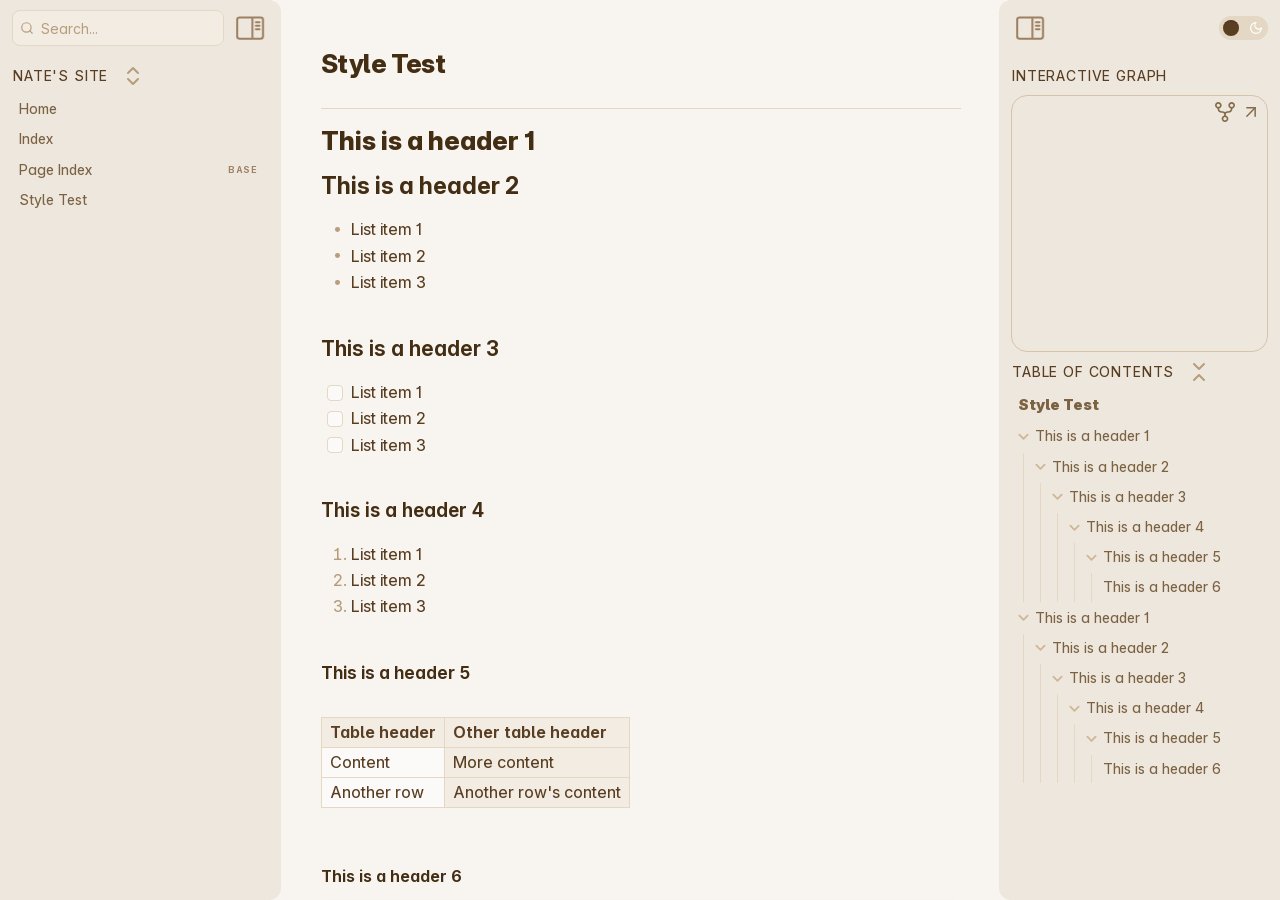
<file: cakeebot.github.io/style-test.html>
<!DOCTYPE html> <html lang="en"><head>
<title>Style Test</title>
<base href=".">
<meta name="pathname" content="style-test.html">
<meta name="description" content="Nate's Site - Style Test">
<meta property="og:title" content="Style Test">
<meta property="og:description" content="Nate's Site - Style Test">
<meta property="og:type" content="website">
<meta property="og:url" content="style-test.html">
<meta property="og:image" content="undefined">
<meta charset="UTF-8"><meta property="og:site_name" content="Nate's Site"><meta name="viewport" content="width=device-width, initial-scale=1.0, user-scalable=yes, minimum-scale=1.0, maximum-scale=5.0"><link rel="alternate" type="application/rss+xml" title="RSS Feed" href="site-lib/rss.xml"><script async="" id="webpage-script" src="site-lib/scripts/webpage.js" onload="this.onload=null;this.setAttribute(&quot;loaded&quot;, &quot;true&quot;)"></script><script async="" id="graph-wasm-script" src="site-lib/scripts/graph-wasm.js" onload="this.onload=null;this.setAttribute(&quot;loaded&quot;, &quot;true&quot;)"></script><script async="" id="graph-render-worker-script" src="site-lib/scripts/graph-render-worker.js" onload="this.onload=null;this.setAttribute(&quot;loaded&quot;, &quot;true&quot;)"></script><link rel="icon" href="site-lib/media/favicon.png"><link rel="stylesheet" href="site-lib/styles/obsidian.css"><link rel="stylesheet" href="site-lib/styles/theme.css"><link rel="preload" href="site-lib/styles/global-variable-styles.css" as="style" onload="this.onload=null;this.rel='stylesheet'"><noscript><link rel="stylesheet" href="site-lib/styles/global-variable-styles.css"></noscript><link rel="preload" href="site-lib/styles/supported-plugins.css" as="style" onload="this.onload=null;this.rel='stylesheet'"><noscript><link rel="stylesheet" href="site-lib/styles/supported-plugins.css"></noscript><link rel="preload" href="site-lib/styles/main-styles.css" as="style" onload="this.onload=null;this.rel='stylesheet'"><noscript><link rel="stylesheet" href="site-lib/styles/main-styles.css"></noscript><style>body{--line-width:40em;--line-width-adaptive:40em;--file-line-width:40em;--sidebar-width:min(20em, 80vw);--collapse-arrow-size:11px;--tree-vertical-spacing:1.3em;--sidebar-margin:12px}:root{background-color:#202124}.sidebar{height:100%;font-size:14px;z-index:10;min-width:calc(var(--sidebar-width) + var(--divider-width-hover));max-width:calc(var(--sidebar-width) + var(--divider-width-hover));position:relative;overflow:hidden;overflow:clip;transition:min-width ease-in-out,max-width ease-in-out;transition-duration:.2s;contain:size}#left-sidebar{left:0}#right-sidebar{right:0}.sidebar.is-collapsed{min-width:0;max-width:0}.sidebar.floating{position:absolute}.sidebar .leaf-content{height:100%;min-width:calc(var(--sidebar-width) - var(--divider-width-hover));top:0;padding:var(--sidebar-margin);padding-top:4em;line-height:var(--line-height-tight);background-color:var(--background-secondary);transition:background-color,border-right,border-left,box-shadow;transition-duration:var(--color-fade-speed);transition-timing-function:ease-in-out;position:absolute;display:flex;flex-direction:column}.sidebar:not(.is-collapsed) .leaf-content{min-width:calc(max(100%,var(--sidebar-width)) - 3px);max-width:calc(max(100%,var(--sidebar-width)) - 3px)}#left-sidebar-content{left:0;border-top-right-radius:var(--radius-l);border-bottom-right-radius:var(--radius-l)}#right-sidebar-content{right:0;border-top-left-radius:var(--radius-l);border-bottom-left-radius:var(--radius-l)}.sidebar #left-sidebar-content,.sidebar #right-sidebar-content{contain:none!important;container-type:normal!important;animation:none!important}.sidebar:has(.leaf-content:empty):has(.topbar-content:empty){display:none}.sidebar-topbar{height:calc(2.3em + 2 * var(--sidebar-margin));width:var(--sidebar-width);padding:var(--sidebar-margin);z-index:1;position:fixed;display:flex;align-items:center;transition:width ease-in-out;transition-duration:inherit}.sidebar.is-collapsed .sidebar-topbar{width:calc(2.3em + var(--sidebar-margin) * 2)}.sidebar .sidebar-topbar.is-collapsed{width:0}#left-sidebar .sidebar-topbar{left:0;flex-direction:row;border-top-right-radius:var(--radius-l)}#right-sidebar .sidebar-topbar{right:0;flex-direction:row-reverse;border-top-left-radius:var(--radius-l)}#left-sidebar .topbar-content{margin-right:calc(2.3em + var(--sidebar-margin));flex-direction:row}#right-sidebar .topbar-content{margin-left:calc(2.3em + var(--sidebar-margin));flex-direction:row-reverse}.topbar-content{overflow:hidden visible;overflow:clip visible;width:100%;height:100%;display:flex;align-items:center;transition:inherit}.sidebar.is-collapsed .topbar-content{width:0;transition:inherit}.clickable-icon.sidebar-collapse-icon{background-color:transparent;color:var(--icon-color-focused);padding:2px!important;margin:0!important;height:100%!important;width:2.3em!important;margin-inline:0.14em!important;position:absolute}#left-sidebar .clickable-icon.sidebar-collapse-icon{transform:rotateY(180deg);right:var(--sidebar-margin)}#right-sidebar .clickable-icon.sidebar-collapse-icon{transform:rotateY(180deg);left:var(--sidebar-margin)}.clickable-icon.sidebar-collapse-icon svg.svg-icon{width:100%;height:100%}.feature-title{margin-left:1px;text-transform:uppercase;letter-spacing:.06em;margin-top:.75em;margin-bottom:.75em}.feature-header{display:flex;align-items:center;padding-top:0;font-size:1em;padding-left:0}body.floating-sidebars .sidebar{position:absolute}body{transition:background-color var(--color-fade-speed) ease-in-out}#navbar:not(:empty){display:flex;align-items:center;justify-content:space-between;padding:.5em 1em;width:100%}#main{display:flex;flex-direction:column;height:100%;width:100%;align-items:stretch;justify-content:center}#main-horizontal{display:flex;flex-direction:row;flex-grow:1;width:100%;align-items:stretch;justify-content:center}#center-content{flex-basis:100%;max-width:100%;width:100%;height:100%;display:flex;flex-direction:column;align-items:center;transition:opacity .2s ease-in-out;contain:inline-size}.hide{opacity:0!important;transition:opacity .2s ease-in-out;pointer-events:none}#center-content>.obsidian-document{padding-left:2em;padding-right:1em;margin-bottom:0;width:100%;width:-webkit-fill-available;width:-moz-available;width:fill-available;transition:background-color var(--color-fade-speed) ease-in-out;border-top-right-radius:var(--window-radius,var(--radius-m));border-top-left-radius:var(--window-radius,var(--radius-m));overflow-x:hidden!important;overflow-y:auto!important;display:flex!important;flex-direction:column!important;align-items:center!important;contain:inline-size}body #center-content>.obsidian-document>.markdown-preview-sizer{padding-bottom:80vh;width:100%;max-width:var(--line-width);flex-basis:var(--line-width);transition:background-color var(--color-fade-speed) ease-in-out;contain:inline-size}#center-content>.obsidian-document>div{width:100%!important;transition:background-color var(--color-fade-speed) ease-in-out;contain:inline-size}#center-content>.obsidian-document:not([data-type=markdown]).embed{display:flex;padding:1em;height:100%;width:100%;align-items:center;justify-content:center}#center-content>.obsidian-document:not([data-type=markdown]).embed>*{max-width:100%;max-height:100%;object-fit:contain}:not(h1,h2,h3,h4,h5,h6,li):has(> :is(.math,table)){overflow-x:auto!important}#center-content>.obsidian-document:not([data-type=markdown]){overflow-x:auto;contain:content;padding:0;margin:0;height:100%}.obsidian-document[data-type=attachment]{display:flex;flex-direction:column;align-items:center;justify-content:center;height:100%;width:100%}.obsidian-document[data-type=attachment]>*{outline:0;border:none;box-shadow:none}.obsidian-document[data-type=attachment] :is(img){max-width:90%;max-height:90%;object-fit:contain}.obsidian-document[data-type=attachment]>:is(audio){width:100%;max-width:min(90%,var(--line-width))}.obsidian-document[data-type=attachment]>:is(embed,iframe,video){width:100%;height:100%;max-width:100%;max-height:100%;object-fit:contain}.canvas-wrapper>:is(.header,.footer){z-index:100;position:absolute;display:flex;justify-content:center;flex-direction:column;width:100%;align-items:center}.scroll-highlight{position:absolute;width:100%;height:100%;pointer-events:none;z-index:1000;background-color:hsla(var(--color-accent-hsl),.25);opacity:0;padding:1em;inset:50%;translate:-50% -50%;border-radius:var(--radius-s)}</style><script defer="">async function loadIncludes(){let e=document.querySelectorAll("link[itemprop='include']");for(const t of e){let e=t.getAttribute("href");try{let o="";if(e.startsWith("https:")||e.startsWith("http:")||"file:"!=window.location.protocol){const n=await fetch(e);if(!n.ok){console.log("Could not include file: "+e),t?.remove();continue}o=await n.text()}else{const t=document.getElementById(btoa(encodeURI(e)));if(t){const e=JSON.parse(decodeURI(atob(t.getAttribute("value")??"")));o=e?.data??""}}let n=document.createRange().createContextualFragment(o);t.before(n),t.remove(),console.log("Included text: "+o),console.log("Included file: "+e)}catch(o){t?.remove(),console.log("Could not include file: "+e,o);continue}}}document.addEventListener("DOMContentLoaded",(()=>{loadIncludes()}));let isFileProtocol="file:"==location.protocol;function waitLoadScripts(e,t){let o=e.map((e=>document.getElementById(e+"-script")));!function e(n){let l=o[n],c=n+1;l?(l&&"true"!=l.getAttribute("loaded")||n<o.length&&e(c),n<o.length&&l.addEventListener("load",(()=>e(c)))):n<o.length?e(c):t()}(0)}</script></head><body class="publish css-settings-manager is-frameless is-hidden-frameless show-inline-title show-ribbon is-focused"><script defer="">let theme=localStorage.getItem("theme")||(window.matchMedia("(prefers-color-scheme: dark)").matches?"dark":"light");"dark"==theme?(document.body.classList.add("theme-dark"),document.body.classList.remove("theme-light")):(document.body.classList.add("theme-light"),document.body.classList.remove("theme-dark")),window.innerWidth<480?document.body.classList.add("is-phone"):window.innerWidth<768?document.body.classList.add("is-tablet"):window.innerWidth<1024?document.body.classList.add("is-small-screen"):document.body.classList.add("is-large-screen")</script><div class="parsed-feature-container" style="display: contents;"><link itemprop="include" href="site-lib/html/custom-head-content-content.html"></div><div id="main"><div id="navbar"></div><div id="main-horizontal"><div id="left-content" class="leaf" style="--sidebar-width: var(--sidebar-width-left);"><div id="left-sidebar" class="sidebar"><div class="sidebar-handle"></div><div class="sidebar-topbar"><div class="topbar-content"><div id="search-container"><div id="search-wrapper"><input enterkeyhint="search" type="search" spellcheck="false" placeholder="Search..."><div aria-label="Clear search" id="search-clear-button"></div></div></div></div><div class="clickable-icon sidebar-collapse-icon"><svg xmlns="http://www.w3.org/2000/svg" width="100%" height="100%" viewBox="0 0 24 24" fill="none" stroke="currentColor" stroke-width="3" stroke-linecap="round" stroke-linejoin="round" class="svg-icon"><path d="M21 3H3C1.89543 3 1 3.89543 1 5V19C1 20.1046 1.89543 21 3 21H21C22.1046 21 23 20.1046 23 19V5C23 3.89543 22.1046 3 21 3Z"></path><path d="M10 4V20"></path><path d="M4 7H7"></path><path d="M4 10H7"></path><path d="M4 13H7"></path></svg></div></div><div class="sidebar-content-wrapper"><div id="left-sidebar-content" class="leaf-content"><link itemprop="include" href="site-lib/html/file-tree-content.html"></div></div><script defer="">let ls = document.querySelector("#left-sidebar"); ls.classList.toggle("is-collapsed", window.innerWidth < 768); ls.style.setProperty("--sidebar-width", localStorage.getItem("sidebar-left-width"));</script></div></div><div id="center-content" class="leaf"><div class="obsidian-document markdown-preview-view markdown-rendered node-insert-event is-readable-line-width allow-fold-headings allow-fold-lists show-indentation-guide show-properties" data-type="markdown"><style id="MJX-CHTML-styles"></style><div class="markdown-preview-sizer markdown-preview-section"><div class="header"><h1 class="page-title heading inline-title" id="Style_Test_0">Style Test</h1><div class="data-bar"></div></div><div class="markdown-preview-pusher" style="width: 1px; height: 0.1px; margin-bottom: 0px;"></div><div class="el-h1"><h1 data-heading="This is a header 1" dir="auto" class="heading" id="This_is_a_header_1_0"><span class="heading-collapse-indicator collapse-indicator collapse-icon"><svg xmlns="http://www.w3.org/2000/svg" width="24" height="24" viewBox="0 0 24 24" fill="none" stroke="currentColor" stroke-width="2" stroke-linecap="round" stroke-linejoin="round" class="svg-icon right-triangle"><path d="M3 8L12 17L21 8"></path></svg></span>This is a header 1</h1></div><div class="el-h2"><h2 data-heading="This is a header 2" dir="auto" class="heading" id="This_is_a_header_2_0"><span class="heading-collapse-indicator collapse-indicator collapse-icon"><svg xmlns="http://www.w3.org/2000/svg" width="24" height="24" viewBox="0 0 24 24" fill="none" stroke="currentColor" stroke-width="2" stroke-linecap="round" stroke-linejoin="round" class="svg-icon right-triangle"><path d="M3 8L12 17L21 8"></path></svg></span>This is a header 2</h2></div><div class="el-ul"><ul class="has-list-bullet">
<li data-line="0" dir="auto"><span class="list-bullet"></span>List item 1</li>
<li data-line="1" dir="auto"><span class="list-bullet"></span>List item 2</li>
<li data-line="2" dir="auto"><span class="list-bullet"></span>List item 3</li>
</ul></div><div class="el-h3"><h3 data-heading="This is a header 3" dir="auto" class="heading" id="This_is_a_header_3_0"><span class="heading-collapse-indicator collapse-indicator collapse-icon"><svg xmlns="http://www.w3.org/2000/svg" width="24" height="24" viewBox="0 0 24 24" fill="none" stroke="currentColor" stroke-width="2" stroke-linecap="round" stroke-linejoin="round" class="svg-icon right-triangle"><path d="M3 8L12 17L21 8"></path></svg></span>This is a header 3</h3></div><div class="el-ul"><ul class="contains-task-list has-list-bullet">
<li data-line="0" data-task="" class="task-list-item" dir="auto"><span class="list-bullet"></span><input data-line="0" type="checkbox" class="task-list-item-checkbox">List item 1</li>
<li data-line="1" data-task="" class="task-list-item" dir="auto"><span class="list-bullet"></span><input data-line="1" type="checkbox" class="task-list-item-checkbox">List item 2</li>
<li data-line="2" data-task="" class="task-list-item" dir="auto"><span class="list-bullet"></span><input data-line="2" type="checkbox" class="task-list-item-checkbox">List item 3</li>
</ul></div><div class="el-h4"><h4 data-heading="This is a header 4" dir="auto" class="heading" id="This_is_a_header_4_0"><span class="heading-collapse-indicator collapse-indicator collapse-icon"><svg xmlns="http://www.w3.org/2000/svg" width="24" height="24" viewBox="0 0 24 24" fill="none" stroke="currentColor" stroke-width="2" stroke-linecap="round" stroke-linejoin="round" class="svg-icon right-triangle"><path d="M3 8L12 17L21 8"></path></svg></span>This is a header 4</h4></div><div class="el-ol"><ol>
<li data-line="0" dir="auto">List item 1</li>
<li data-line="1" dir="auto">List item 2</li>
<li data-line="2" dir="auto">List item 3</li>
</ol></div><div class="el-h5"><h5 data-heading="This is a header 5" dir="auto" class="heading" id="This_is_a_header_5_0"><span class="heading-collapse-indicator collapse-indicator collapse-icon"><svg xmlns="http://www.w3.org/2000/svg" width="24" height="24" viewBox="0 0 24 24" fill="none" stroke="currentColor" stroke-width="2" stroke-linecap="round" stroke-linejoin="round" class="svg-icon right-triangle"><path d="M3 8L12 17L21 8"></path></svg></span>This is a header 5</h5></div><div class="el-table" dir="ltr" style="overflow-x: auto;"><table>
<thead>
<tr>
<th dir="ltr">Table header</th>
<th dir="ltr">Other table header</th>
</tr>
</thead>
<tbody>
<tr>
<td dir="ltr">Content</td>
<td dir="ltr">More content</td>
</tr>
<tr>
<td dir="ltr">Another row</td>
<td dir="ltr">Another row's content</td>
</tr>
</tbody>
</table></div><div class="el-h6"><h6 data-heading="This is a header 6" dir="auto" class="heading" id="This_is_a_header_6_0"><span class="heading-collapse-indicator collapse-indicator collapse-icon"><svg xmlns="http://www.w3.org/2000/svg" width="24" height="24" viewBox="0 0 24 24" fill="none" stroke="currentColor" stroke-width="2" stroke-linecap="round" stroke-linejoin="round" class="svg-icon right-triangle"><path d="M3 8L12 17L21 8"></path></svg></span>This is a header 6</h6></div><div class="el-div"><div data-callout-metadata="" data-callout-fold="" data-callout="note" class="callout"><div class="callout-title" dir="auto"><div class="callout-icon"><svg xmlns="http://www.w3.org/2000/svg" width="24" height="24" viewBox="0 0 24 24" fill="none" stroke="currentColor" stroke-width="2" stroke-linecap="round" stroke-linejoin="round" class="svg-icon lucide-sticker"><path d="M21 9a2.4 2.4 0 0 0-.706-1.706l-3.588-3.588A2.4 2.4 0 0 0 15 3H5a2 2 0 0 0-2 2v14a2 2 0 0 0 2 2h14a2 2 0 0 0 2-2z"></path><path d="M15 3v5a1 1 0 0 0 1 1h5"></path><path d="M8 13h.01"></path><path d="M16 13h.01"></path><path d="M10 16s.8 1 2 1c1.3 0 2-1 2-1"></path></svg></div><div class="callout-title-inner">Example callout</div></div><div class="callout-content">
<p dir="auto">Contents of a callout</p>
</div></div></div><div class="el-hr"><hr></div><div class="el-h1"><h1 data-heading="This is a header 1" dir="auto" class="heading" id="This_is_a_header_1_1"><span class="heading-collapse-indicator collapse-indicator collapse-icon"><svg xmlns="http://www.w3.org/2000/svg" width="24" height="24" viewBox="0 0 24 24" fill="none" stroke="currentColor" stroke-width="2" stroke-linecap="round" stroke-linejoin="round" class="svg-icon right-triangle"><path d="M3 8L12 17L21 8"></path></svg></span>This is a header 1</h1></div><div class="el-h2"><h2 data-heading="This is a header 2" dir="auto" class="heading" id="This_is_a_header_2_1"><span class="heading-collapse-indicator collapse-indicator collapse-icon"><svg xmlns="http://www.w3.org/2000/svg" width="24" height="24" viewBox="0 0 24 24" fill="none" stroke="currentColor" stroke-width="2" stroke-linecap="round" stroke-linejoin="round" class="svg-icon right-triangle"><path d="M3 8L12 17L21 8"></path></svg></span>This is a header 2</h2></div><div class="el-h3"><h3 data-heading="This is a header 3" dir="auto" class="heading" id="This_is_a_header_3_1"><span class="heading-collapse-indicator collapse-indicator collapse-icon"><svg xmlns="http://www.w3.org/2000/svg" width="24" height="24" viewBox="0 0 24 24" fill="none" stroke="currentColor" stroke-width="2" stroke-linecap="round" stroke-linejoin="round" class="svg-icon right-triangle"><path d="M3 8L12 17L21 8"></path></svg></span>This is a header 3</h3></div><div class="el-h4"><h4 data-heading="This is a header 4" dir="auto" class="heading" id="This_is_a_header_4_1"><span class="heading-collapse-indicator collapse-indicator collapse-icon"><svg xmlns="http://www.w3.org/2000/svg" width="24" height="24" viewBox="0 0 24 24" fill="none" stroke="currentColor" stroke-width="2" stroke-linecap="round" stroke-linejoin="round" class="svg-icon right-triangle"><path d="M3 8L12 17L21 8"></path></svg></span>This is a header 4</h4></div><div class="el-h5"><h5 data-heading="This is a header 5" dir="auto" class="heading" id="This_is_a_header_5_1"><span class="heading-collapse-indicator collapse-indicator collapse-icon"><svg xmlns="http://www.w3.org/2000/svg" width="24" height="24" viewBox="0 0 24 24" fill="none" stroke="currentColor" stroke-width="2" stroke-linecap="round" stroke-linejoin="round" class="svg-icon right-triangle"><path d="M3 8L12 17L21 8"></path></svg></span>This is a header 5</h5></div><div class="el-h6"><h6 data-heading="This is a header 6" dir="auto" class="heading" id="This_is_a_header_6_1"><span class="heading-collapse-indicator collapse-indicator collapse-icon"><svg xmlns="http://www.w3.org/2000/svg" width="24" height="24" viewBox="0 0 24 24" fill="none" stroke="currentColor" stroke-width="2" stroke-linecap="round" stroke-linejoin="round" class="svg-icon right-triangle"><path d="M3 8L12 17L21 8"></path></svg></span>This is a header 6</h6></div><div class="footer"><div class="data-bar"></div></div></div></div></div><div id="right-content" class="leaf" style="--sidebar-width: var(--sidebar-width-right);"><div id="right-sidebar" class="sidebar"><div class="sidebar-handle"></div><div class="sidebar-topbar"><div class="topbar-content"><label class="theme-toggle-container" for="theme-toggle-input" id=""><input class="theme-toggle-input" type="checkbox" id="theme-toggle-input"><div class="toggle-background"></div></label></div><div class="clickable-icon sidebar-collapse-icon"><svg xmlns="http://www.w3.org/2000/svg" width="100%" height="100%" viewBox="0 0 24 24" fill="none" stroke="currentColor" stroke-width="3" stroke-linecap="round" stroke-linejoin="round" class="svg-icon"><path d="M21 3H3C1.89543 3 1 3.89543 1 5V19C1 20.1046 1.89543 21 3 21H21C22.1046 21 23 20.1046 23 19V5C23 3.89543 22.1046 3 21 3Z"></path><path d="M10 4V20"></path><path d="M4 7H7"></path><path d="M4 10H7"></path><path d="M4 13H7"></path></svg></div></div><div class="sidebar-content-wrapper"><div id="right-sidebar-content" class="leaf-content"><div class="graph-view-wrapper"><div class="feature-header"><div class="feature-title">Interactive Graph</div></div><div class="graph-view-placeholder">
		<div class="graph-view-container">
			<div class="graph-icon graph-expand" role="button" aria-label="Expand" data-tooltip-position="top"><svg xmlns="http://www.w3.org/2000/svg" width="24" height="24" viewBox="0 0 24 24" fill="none" stroke="currentColor" stroke-width="2" stroke-linecap="round" stroke-linejoin="round" class="svg-icon"><line x1="7" y1="17" x2="17" y2="7"></line><polyline points="7 7 17 7 17 17"></polyline></svg></div>
			<div class="graph-icon graph-global" role="button" aria-label="Global Graph" data-tooltip-position="top"><svg xmlns="http://www.w3.org/2000/svg" width="24" height="24" viewBox="0 0 24 24" fill="none" stroke="currentColor" stroke-width="2" stroke-linecap="round" stroke-linejoin="round" class="svg-icon lucide-git-fork"><circle cx="12" cy="18" r="3"></circle><circle cx="6" cy="6" r="3"></circle><circle cx="18" cy="6" r="3"></circle><path d="M18 9v2c0 .6-.4 1-1 1H7c-.6 0-1-.4-1-1V9"></path><path d="M12 12v3"></path></svg></div>
			<canvas id="graph-canvas" class="hide" width="512px" height="512px"></canvas>
		</div>
		</div></div><div id="outline" class=" tree-container"><div class="feature-header"><div class="feature-title">Table Of Contents</div><button class="clickable-icon nav-action-button tree-collapse-all" aria-label="Collapse All"><svg xmlns="http://www.w3.org/2000/svg" width="24" height="24" viewBox="0 0 24 24" fill="none" stroke="currentColor" stroke-width="2" stroke-linecap="round" stroke-linejoin="round"></svg></button></div><div class="tree-item" data-depth="1"><a class="tree-item-self is-clickable" href="style-test.html#Style_Test_0" data-path="#Style_Test_0"><div class="tree-item-inner heading-link" heading-name="Style Test">Style Test</div></a><div class="tree-item-children"></div></div><div class="tree-item mod-collapsible" data-depth="1"><a class="tree-item-self is-clickable mod-collapsible" href="style-test.html#This_is_a_header_1_0" data-path="#This_is_a_header_1_0"><div class="tree-item-icon collapse-icon"><svg xmlns="http://www.w3.org/2000/svg" width="24" height="24" viewBox="0 0 24 24" fill="none" stroke="currentColor" stroke-width="2" stroke-linecap="round" stroke-linejoin="round" class="svg-icon right-triangle"><path d="M3 8L12 17L21 8"></path></svg></div><div class="tree-item-inner heading-link" heading-name="This is a header 1">This is a header 1</div></a><div class="tree-item-children"><div class="tree-item mod-collapsible" data-depth="2"><a class="tree-item-self is-clickable mod-collapsible" href="style-test.html#This_is_a_header_2_0" data-path="#This_is_a_header_2_0"><div class="tree-item-icon collapse-icon"><svg xmlns="http://www.w3.org/2000/svg" width="24" height="24" viewBox="0 0 24 24" fill="none" stroke="currentColor" stroke-width="2" stroke-linecap="round" stroke-linejoin="round" class="svg-icon right-triangle"><path d="M3 8L12 17L21 8"></path></svg></div><div class="tree-item-inner heading-link" heading-name="This is a header 2">This is a header 2</div></a><div class="tree-item-children"><div class="tree-item mod-collapsible" data-depth="3"><a class="tree-item-self is-clickable mod-collapsible" href="style-test.html#This_is_a_header_3_0" data-path="#This_is_a_header_3_0"><div class="tree-item-icon collapse-icon"><svg xmlns="http://www.w3.org/2000/svg" width="24" height="24" viewBox="0 0 24 24" fill="none" stroke="currentColor" stroke-width="2" stroke-linecap="round" stroke-linejoin="round" class="svg-icon right-triangle"><path d="M3 8L12 17L21 8"></path></svg></div><div class="tree-item-inner heading-link" heading-name="This is a header 3">This is a header 3</div></a><div class="tree-item-children"><div class="tree-item mod-collapsible" data-depth="4"><a class="tree-item-self is-clickable mod-collapsible" href="style-test.html#This_is_a_header_4_0" data-path="#This_is_a_header_4_0"><div class="tree-item-icon collapse-icon"><svg xmlns="http://www.w3.org/2000/svg" width="24" height="24" viewBox="0 0 24 24" fill="none" stroke="currentColor" stroke-width="2" stroke-linecap="round" stroke-linejoin="round" class="svg-icon right-triangle"><path d="M3 8L12 17L21 8"></path></svg></div><div class="tree-item-inner heading-link" heading-name="This is a header 4">This is a header 4</div></a><div class="tree-item-children"><div class="tree-item mod-collapsible" data-depth="5"><a class="tree-item-self is-clickable mod-collapsible" href="style-test.html#This_is_a_header_5_0" data-path="#This_is_a_header_5_0"><div class="tree-item-icon collapse-icon"><svg xmlns="http://www.w3.org/2000/svg" width="24" height="24" viewBox="0 0 24 24" fill="none" stroke="currentColor" stroke-width="2" stroke-linecap="round" stroke-linejoin="round" class="svg-icon right-triangle"><path d="M3 8L12 17L21 8"></path></svg></div><div class="tree-item-inner heading-link" heading-name="This is a header 5">This is a header 5</div></a><div class="tree-item-children"><div class="tree-item" data-depth="6"><a class="tree-item-self is-clickable" href="style-test.html#This_is_a_header_6_0" data-path="#This_is_a_header_6_0"><div class="tree-item-inner heading-link" heading-name="This is a header 6">This is a header 6</div></a><div class="tree-item-children"></div></div></div></div></div></div></div></div></div></div></div></div><div class="tree-item mod-collapsible" data-depth="1"><a class="tree-item-self is-clickable mod-collapsible" href="style-test.html#This_is_a_header_1_1" data-path="#This_is_a_header_1_1"><div class="tree-item-icon collapse-icon"><svg xmlns="http://www.w3.org/2000/svg" width="24" height="24" viewBox="0 0 24 24" fill="none" stroke="currentColor" stroke-width="2" stroke-linecap="round" stroke-linejoin="round" class="svg-icon right-triangle"><path d="M3 8L12 17L21 8"></path></svg></div><div class="tree-item-inner heading-link" heading-name="This is a header 1">This is a header 1</div></a><div class="tree-item-children"><div class="tree-item mod-collapsible" data-depth="2"><a class="tree-item-self is-clickable mod-collapsible" href="style-test.html#This_is_a_header_2_1" data-path="#This_is_a_header_2_1"><div class="tree-item-icon collapse-icon"><svg xmlns="http://www.w3.org/2000/svg" width="24" height="24" viewBox="0 0 24 24" fill="none" stroke="currentColor" stroke-width="2" stroke-linecap="round" stroke-linejoin="round" class="svg-icon right-triangle"><path d="M3 8L12 17L21 8"></path></svg></div><div class="tree-item-inner heading-link" heading-name="This is a header 2">This is a header 2</div></a><div class="tree-item-children"><div class="tree-item mod-collapsible" data-depth="3"><a class="tree-item-self is-clickable mod-collapsible" href="style-test.html#This_is_a_header_3_1" data-path="#This_is_a_header_3_1"><div class="tree-item-icon collapse-icon"><svg xmlns="http://www.w3.org/2000/svg" width="24" height="24" viewBox="0 0 24 24" fill="none" stroke="currentColor" stroke-width="2" stroke-linecap="round" stroke-linejoin="round" class="svg-icon right-triangle"><path d="M3 8L12 17L21 8"></path></svg></div><div class="tree-item-inner heading-link" heading-name="This is a header 3">This is a header 3</div></a><div class="tree-item-children"><div class="tree-item mod-collapsible" data-depth="4"><a class="tree-item-self is-clickable mod-collapsible" href="style-test.html#This_is_a_header_4_1" data-path="#This_is_a_header_4_1"><div class="tree-item-icon collapse-icon"><svg xmlns="http://www.w3.org/2000/svg" width="24" height="24" viewBox="0 0 24 24" fill="none" stroke="currentColor" stroke-width="2" stroke-linecap="round" stroke-linejoin="round" class="svg-icon right-triangle"><path d="M3 8L12 17L21 8"></path></svg></div><div class="tree-item-inner heading-link" heading-name="This is a header 4">This is a header 4</div></a><div class="tree-item-children"><div class="tree-item mod-collapsible" data-depth="5"><a class="tree-item-self is-clickable mod-collapsible" href="style-test.html#This_is_a_header_5_1" data-path="#This_is_a_header_5_1"><div class="tree-item-icon collapse-icon"><svg xmlns="http://www.w3.org/2000/svg" width="24" height="24" viewBox="0 0 24 24" fill="none" stroke="currentColor" stroke-width="2" stroke-linecap="round" stroke-linejoin="round" class="svg-icon right-triangle"><path d="M3 8L12 17L21 8"></path></svg></div><div class="tree-item-inner heading-link" heading-name="This is a header 5">This is a header 5</div></a><div class="tree-item-children"><div class="tree-item" data-depth="6"><a class="tree-item-self is-clickable" href="style-test.html#This_is_a_header_6_1" data-path="#This_is_a_header_6_1"><div class="tree-item-inner heading-link" heading-name="This is a header 6">This is a header 6</div></a><div class="tree-item-children"></div></div></div></div></div></div></div></div></div></div></div></div></div></div></div><script defer="">let rs = document.querySelector("#right-sidebar"); rs.classList.toggle("is-collapsed", window.innerWidth < 768); rs.style.setProperty("--sidebar-width", localStorage.getItem("sidebar-right-width"));</script></div></div></div></div></body></html>
</file>
<file: cakeebot.github.io/site-lib/styles/obsidian.css>
.dialog{--csstools-light-dark-toggle--4:var(--csstools-color-scheme--dark) white;--dialog-bg-color:var(--csstools-light-dark-toggle--4, #1c1b22);--csstools-light-dark-toggle--5:var(--csstools-color-scheme--dark) white;--dialog-border-color:var(--csstools-light-dark-toggle--5, #1c1b22);--csstools-light-dark-toggle--33:var(--csstools-color-scheme--dark) rgba(58, 57, 68, 0.2);--dialog-shadow:0 2px 14px 0 var(--csstools-light-dark-toggle--33, #15141a);--csstools-light-dark-toggle--6:var(--csstools-color-scheme--dark) #15141a;--text-primary-color:var(--csstools-light-dark-toggle--6, #fbfbfe);--csstools-light-dark-toggle--7:var(--csstools-color-scheme--dark) #5b5b66;--text-secondary-color:var(--csstools-light-dark-toggle--7, #cfcfd8);--hover-filter:brightness(0.9);--csstools-light-dark-toggle--8:var(--csstools-color-scheme--dark) #0060df;--link-fg-color:var(--csstools-light-dark-toggle--8, #0df);--csstools-light-dark-toggle--9:var(--csstools-color-scheme--dark) #0250bb;--link-hover-fg-color:var(--csstools-light-dark-toggle--9, #80ebff);--csstools-light-dark-toggle--10:var(--csstools-color-scheme--dark) #f0f0f4;--separator-color:var(--csstools-light-dark-toggle--10, #52525e);--textarea-border-color:#8f8f9d;--csstools-light-dark-toggle--11:var(--csstools-color-scheme--dark) white;--textarea-bg-color:var(--csstools-light-dark-toggle--11, #42414d);--textarea-fg-color:var(--text-secondary-color);--csstools-light-dark-toggle--12:var(--csstools-color-scheme--dark) #f0f0f4;--radio-bg-color:var(--csstools-light-dark-toggle--12, #2b2a33);--csstools-light-dark-toggle--13:var(--csstools-color-scheme--dark) #fbfbfe;--radio-checked-bg-color:var(--csstools-light-dark-toggle--13, #15141a);--radio-border-color:#8f8f9d;--csstools-light-dark-toggle--14:var(--csstools-color-scheme--dark) #0060df;--radio-checked-border-color:var(--csstools-light-dark-toggle--14, #0df);--csstools-light-dark-toggle--34:var(--csstools-color-scheme--dark) rgba(21, 20, 26, 0.07);--button-secondary-bg-color:var(--csstools-light-dark-toggle--34, rgba(251, 251, 254, 0.07));--button-secondary-fg-color:var(--text-primary-color);--button-secondary-border-color:var(--button-secondary-bg-color);--csstools-light-dark-toggle--35:var(--csstools-color-scheme--dark) rgba(21, 20, 26, 0.21);--button-secondary-active-bg-color:var(--csstools-light-dark-toggle--35, rgba(251, 251, 254, 0.21));--button-secondary-active-fg-color:var(--button-secondary-fg-color);--button-secondary-active-border-color:var(--button-secondary-bg-color);--csstools-light-dark-toggle--36:var(--csstools-color-scheme--dark) rgba(21, 20, 26, 0.14);--button-secondary-hover-bg-color:var(--csstools-light-dark-toggle--36, rgba(251, 251, 254, 0.14));--button-secondary-hover-fg-color:var(--button-secondary-fg-color);--button-secondary-hover-border-color:var(--button-secondary-hover-bg-color);--button-secondary-disabled-bg-color:var(--button-secondary-bg-color);--button-secondary-disabled-border-color:var(--button-secondary-border-color);--button-secondary-disabled-fg-color:var(--button-secondary-fg-color);--csstools-light-dark-toggle--15:var(--csstools-color-scheme--dark) #0060df;--button-primary-bg-color:var(--csstools-light-dark-toggle--15, #0df);--csstools-light-dark-toggle--16:var(--csstools-color-scheme--dark) #fbfbfe;--button-primary-fg-color:var(--csstools-light-dark-toggle--16, #15141a);--button-primary-border-color:var(--button-primary-bg-color);--csstools-light-dark-toggle--17:var(--csstools-color-scheme--dark) #054096;--button-primary-active-bg-color:var(--csstools-light-dark-toggle--17, #aaf2ff);--button-primary-active-fg-color:var(--button-primary-fg-color);--button-primary-active-border-color:var(--button-primary-active-bg-color);--csstools-light-dark-toggle--18:var(--csstools-color-scheme--dark) #0250bb;--button-primary-hover-bg-color:var(--csstools-light-dark-toggle--18, #80ebff);--button-primary-hover-fg-color:var(--button-primary-fg-color);--button-primary-hover-border-color:var(--button-primary-hover-bg-color);--button-primary-disabled-bg-color:var(--button-primary-bg-color);--button-primary-disabled-border-color:var(--button-primary-border-color);--button-primary-disabled-fg-color:var(--button-primary-fg-color);--button-disabled-opacity:0.4;--csstools-light-dark-toggle--19:var(--csstools-color-scheme--dark) white;--input-text-bg-color:var(--csstools-light-dark-toggle--19, #42414d);--input-text-fg-color:var(--text-primary-color);font-variant:normal;font-size:13px;font-weight:400;line-height:150%;border-radius:4px;padding:12px 16px;--csstools-light-dark-toggle--37:var(--csstools-color-scheme--dark) white;border:1px solid var(--dialog-border-color);--csstools-light-dark-toggle--38:var(--csstools-color-scheme--dark) white;background:var(--dialog-bg-color);--csstools-light-dark-toggle--39:var(--csstools-color-scheme--dark) #15141a;color:var(--text-primary-color);--csstools-light-dark-toggle--40:var(--csstools-color-scheme--dark) rgba(58, 57, 68, 0.2);box-shadow:var(--dialog-shadow)}@supports (color:light-dark(red,red)){.dialog{--dialog-bg-color:light-dark(white, #1c1b22);--dialog-border-color:light-dark(white, #1c1b22);--dialog-shadow:0 2px 14px 0 light-dark(rgba(58, 57, 68, 0.2), #15141a);--text-primary-color:light-dark(#15141a, #fbfbfe);--text-secondary-color:light-dark(#5b5b66, #cfcfd8);--link-fg-color:light-dark(#0060df, #0df);--link-hover-fg-color:light-dark(#0250bb, #80ebff);--separator-color:light-dark(#f0f0f4, #52525e);--textarea-bg-color:light-dark(white, #42414d);--radio-bg-color:light-dark(#f0f0f4, #2b2a33);--radio-checked-bg-color:light-dark(#fbfbfe, #15141a);--radio-checked-border-color:light-dark(#0060df, #0df);--button-secondary-bg-color:light-dark(
    rgba(21, 20, 26, 0.07),
    rgba(251, 251, 254, 0.07)
  );--button-secondary-active-bg-color:light-dark(
    rgba(21, 20, 26, 0.21),
    rgba(251, 251, 254, 0.21)
  );--button-secondary-hover-bg-color:light-dark(
    rgba(21, 20, 26, 0.14),
    rgba(251, 251, 254, 0.14)
  );--button-primary-bg-color:light-dark(#0060df, #0df);--button-primary-fg-color:light-dark(#fbfbfe, #15141a);--button-primary-active-bg-color:light-dark(#054096, #aaf2ff);--button-primary-hover-bg-color:light-dark(#0250bb, #80ebff);--input-text-bg-color:light-dark(white, #42414d)}}.dialog *{--csstools-light-dark-toggle--33:var(--csstools-color-scheme--dark) rgba(58, 57, 68, 0.2);--dialog-shadow:0 2px 14px 0 var(--csstools-light-dark-toggle--33, #15141a)}.dialog *{--csstools-light-dark-toggle--34:var(--csstools-color-scheme--dark) rgba(21, 20, 26, 0.07);--button-secondary-bg-color:var(--csstools-light-dark-toggle--34, rgba(251, 251, 254, 0.07))}.dialog *{--csstools-light-dark-toggle--35:var(--csstools-color-scheme--dark) rgba(21, 20, 26, 0.21);--button-secondary-active-bg-color:var(--csstools-light-dark-toggle--35, rgba(251, 251, 254, 0.21))}.dialog *{--csstools-light-dark-toggle--36:var(--csstools-color-scheme--dark) rgba(21, 20, 26, 0.14);--button-secondary-hover-bg-color:var(--csstools-light-dark-toggle--36, rgba(251, 251, 254, 0.14))}.dialog *{--csstools-light-dark-toggle--4:var(--csstools-color-scheme--dark) white;--dialog-bg-color:var(--csstools-light-dark-toggle--4, #1c1b22)}.dialog *{--csstools-light-dark-toggle--5:var(--csstools-color-scheme--dark) white;--dialog-border-color:var(--csstools-light-dark-toggle--5, #1c1b22)}.dialog *{--csstools-light-dark-toggle--6:var(--csstools-color-scheme--dark) #15141a;--text-primary-color:var(--csstools-light-dark-toggle--6, #fbfbfe)}.dialog *{--csstools-light-dark-toggle--7:var(--csstools-color-scheme--dark) #5b5b66;--text-secondary-color:var(--csstools-light-dark-toggle--7, #cfcfd8)}.dialog *{--csstools-light-dark-toggle--8:var(--csstools-color-scheme--dark) #0060df;--link-fg-color:var(--csstools-light-dark-toggle--8, #0df)}.dialog *{--csstools-light-dark-toggle--9:var(--csstools-color-scheme--dark) #0250bb;--link-hover-fg-color:var(--csstools-light-dark-toggle--9, #80ebff)}.dialog *{--csstools-light-dark-toggle--10:var(--csstools-color-scheme--dark) #f0f0f4;--separator-color:var(--csstools-light-dark-toggle--10, #52525e)}.dialog *{--csstools-light-dark-toggle--11:var(--csstools-color-scheme--dark) white;--textarea-bg-color:var(--csstools-light-dark-toggle--11, #42414d)}.dialog *{--csstools-light-dark-toggle--12:var(--csstools-color-scheme--dark) #f0f0f4;--radio-bg-color:var(--csstools-light-dark-toggle--12, #2b2a33)}.dialog *{--csstools-light-dark-toggle--13:var(--csstools-color-scheme--dark) #fbfbfe;--radio-checked-bg-color:var(--csstools-light-dark-toggle--13, #15141a)}.dialog *{--csstools-light-dark-toggle--14:var(--csstools-color-scheme--dark) #0060df;--radio-checked-border-color:var(--csstools-light-dark-toggle--14, #0df)}.dialog *{--csstools-light-dark-toggle--15:var(--csstools-color-scheme--dark) #0060df;--button-primary-bg-color:var(--csstools-light-dark-toggle--15, #0df)}.dialog *{--csstools-light-dark-toggle--16:var(--csstools-color-scheme--dark) #fbfbfe;--button-primary-fg-color:var(--csstools-light-dark-toggle--16, #15141a)}.dialog *{--csstools-light-dark-toggle--17:var(--csstools-color-scheme--dark) #054096;--button-primary-active-bg-color:var(--csstools-light-dark-toggle--17, #aaf2ff)}.dialog *{--csstools-light-dark-toggle--18:var(--csstools-color-scheme--dark) #0250bb;--button-primary-hover-bg-color:var(--csstools-light-dark-toggle--18, #80ebff)}.dialog *{--csstools-light-dark-toggle--19:var(--csstools-color-scheme--dark) white;--input-text-bg-color:var(--csstools-light-dark-toggle--19, #42414d)}@media (prefers-color-scheme:dark){.dialog{--hover-filter:brightness(1.4);--button-disabled-opacity:0.6}}@media screen and (forced-colors:active){.dialog{--dialog-bg-color:Canvas;--dialog-border-color:CanvasText;--dialog-shadow:none;--text-primary-color:CanvasText;--text-secondary-color:CanvasText;--hover-filter:none;--link-fg-color:LinkText;--link-hover-fg-color:LinkText;--separator-color:CanvasText;--textarea-border-color:ButtonBorder;--textarea-bg-color:Field;--textarea-fg-color:ButtonText;--radio-bg-color:ButtonFace;--radio-checked-bg-color:ButtonFace;--radio-border-color:ButtonText;--radio-checked-border-color:ButtonText;--button-secondary-bg-color:HighlightText;--button-secondary-fg-color:ButtonText;--button-secondary-border-color:ButtonText;--button-secondary-active-bg-color:HighlightText;--button-secondary-active-fg-color:SelectedItem;--button-secondary-active-border-color:ButtonText;--button-secondary-hover-bg-color:HighlightText;--button-secondary-hover-fg-color:SelectedItem;--button-secondary-hover-border-color:SelectedItem;--button-secondary-disabled-fg-color:GrayText;--button-secondary-disabled-border-color:GrayText;--button-primary-bg-color:ButtonText;--button-primary-fg-color:HighlightText;--button-primary-border-color:ButtonText;--button-primary-active-bg-color:SelectedItem;--button-primary-active-fg-color:HighlightText;--button-primary-active-border-color:ButtonText;--button-primary-hover-bg-color:SelectedItem;--button-primary-hover-fg-color:HighlightText;--button-primary-hover-border-color:SelectedItem;--button-primary-disabled-bg-color:GrayText;--button-primary-disabled-fg-color:ButtonFace;--button-primary-disabled-border-color:GrayText;--button-disabled-opacity:1;--input-text-bg-color:HighlightText;--input-text-fg-color:FieldText}}.dialog .mainContainer :focus-visible{--csstools-light-dark-toggle--28:var(--csstools-color-scheme--dark) #0060df;outline:var(--focus-ring-outline);outline-offset:2px}.dialog .mainContainer .title{display:flex;width:auto;flex-direction:column;justify-content:flex-end;align-items:flex-start;gap:12px}.dialog .mainContainer .title>span{font-size:13px;font-style:normal;font-weight:590;line-height:150%}.dialog .mainContainer .dialogSeparator{width:100%;height:0;margin-top:4px;margin-bottom:4px;border-top:1px solid var(--separator-color);border-bottom:none}.dialog .mainContainer .dialogButtonsGroup{display:flex;gap:12px;align-self:flex-end}.dialog .mainContainer .radio{display:flex;flex-direction:column;align-items:flex-start;gap:4px}.dialog .mainContainer .radio>.radioButton{display:flex;gap:8px;align-self:stretch;align-items:center}.dialog .mainContainer .radio>.radioButton input{appearance:none;box-sizing:border-box;width:16px;height:16px;border-radius:50%;background-color:var(--radio-bg-color);border:1px solid var(--radio-border-color)}.dialog .mainContainer .radio>.radioButton input:hover{filter:var(--hover-filter)}.dialog .mainContainer .radio>.radioButton input:checked{background-color:var(--radio-checked-bg-color);border:4px solid var(--radio-checked-border-color)}.dialog .mainContainer .radio>.radioLabel{display:flex;padding-left:24px;align-items:flex-start;gap:10px;align-self:stretch}.dialog .mainContainer .radio>.radioLabel>span{flex:1 0 0px;font-size:11px;color:var(--text-secondary-color)}.dialog .mainContainer button:not(.toggle-button):not(.closeButton):not(.clearInputButton){border-radius:4px;border:1px solid;font-variant:normal;font-weight:590;font-size:13px;padding:4px 16px;width:auto;height:32px}.dialog .mainContainer button:not(.toggle-button):not(.closeButton):not(.clearInputButton):hover{cursor:pointer;filter:var(--hover-filter)}.dialog .mainContainer button:not(.toggle-button):not(.closeButton):not(.clearInputButton)>span{color:inherit;font:inherit}.dialog .mainContainer button.secondaryButton:not(.toggle-button):not(.closeButton):not(.clearInputButton){color:var(--button-secondary-fg-color);background-color:var(--button-secondary-bg-color);border-color:var(--button-secondary-border-color)}.dialog .mainContainer button.secondaryButton:not(.toggle-button):not(.closeButton):not(.clearInputButton):hover{color:var(--button-secondary-hover-fg-color);background-color:var(--button-secondary-hover-bg-color);border-color:var(--button-secondary-hover-border-color)}.dialog .mainContainer button.secondaryButton:not(.toggle-button):not(.closeButton):not(.clearInputButton):active{color:var(--button-secondary-active-fg-color);background-color:var(--button-secondary-active-bg-color);border-color:var(--button-secondary-active-border-color)}.dialog .mainContainer button.secondaryButton:not(.toggle-button):not(.closeButton):not(.clearInputButton):disabled{background-color:var(--button-secondary-disabled-bg-color);border-color:var(--button-secondary-disabled-border-color);color:var(--button-secondary-disabled-fg-color);opacity:var(--button-disabled-opacity)}.dialog .mainContainer button.primaryButton:not(.toggle-button):not(.closeButton):not(.clearInputButton){color:var(--button-primary-fg-color);background-color:var(--button-primary-bg-color);border-color:var(--button-primary-border-color);opacity:1}.dialog .mainContainer button.primaryButton:not(.toggle-button):not(.closeButton):not(.clearInputButton):hover{color:var(--button-primary-hover-fg-color);background-color:var(--button-primary-hover-bg-color);border-color:var(--button-primary-hover-border-color)}.dialog .mainContainer button.primaryButton:not(.toggle-button):not(.closeButton):not(.clearInputButton):active{color:var(--button-primary-active-fg-color);background-color:var(--button-primary-active-bg-color);border-color:var(--button-primary-active-border-color)}.dialog .mainContainer button.primaryButton:not(.toggle-button):not(.closeButton):not(.clearInputButton):disabled{background-color:var(--button-primary-disabled-bg-color);border-color:var(--button-primary-disabled-border-color);color:var(--button-primary-disabled-fg-color);opacity:var(--button-disabled-opacity)}.dialog .mainContainer button:not(.toggle-button):not(.closeButton):not(.clearInputButton):disabled{pointer-events:none}.dialog .mainContainer a{color:var(--link-fg-color)}.dialog .mainContainer a:hover{color:var(--link-hover-fg-color)}.dialog .mainContainer textarea{font:inherit;padding:8px;resize:none;margin:0;box-sizing:border-box;border-radius:4px;border:1px solid var(--textarea-border-color);background:var(--textarea-bg-color);color:var(--textarea-fg-color)}.dialog .mainContainer textarea:focus{outline-offset:0px;border-color:transparent}.dialog .mainContainer textarea:disabled{pointer-events:none;opacity:.4}.dialog .mainContainer input[type=text]{background-color:var(--input-text-bg-color);color:var(--input-text-fg-color)}.dialog .mainContainer .toggler{display:flex;align-items:center;gap:8px;align-self:stretch}.dialog .mainContainer .toggler>.togglerLabel{user-select:none}:root{--xfa-unfocused-field-background:url("data:image/svg+xml;charset=UTF-8,<svg width='1px' height='1px' xmlns='http://www.w3.org/2000/svg'><rect width='100%' height='100%' style='fill:rgba(0, 54, 255, 0.13);'/></svg>");--xfa-focus-outline:auto}@media screen and (forced-colors:active){:root{--xfa-focus-outline:2px solid CanvasText}}:root{--csstools-color-scheme--dark: ;color-scheme:light dark;--viewer-container-height:0;--pdfViewer-padding-bottom:0;--page-margin:1px auto -8px;--page-border:9px solid transparent;--spreadHorizontalWrapped-margin-LR:-3.5px;--loading-icon-delay:400ms;--csstools-light-dark-toggle--23:var(--csstools-color-scheme--dark) #0060df;--focus-ring-color:var(--csstools-light-dark-toggle--23, #0df);--focus-ring-outline:2px solid var(--focus-ring-color)}@supports (color:light-dark(red,red)){:root{--focus-ring-color:light-dark(#0060df, #0df)}}:root *{--csstools-light-dark-toggle--23:var(--csstools-color-scheme--dark) #0060df;--focus-ring-color:var(--csstools-light-dark-toggle--23, #0df)}@media (prefers-color-scheme:dark){:root{--csstools-color-scheme--dark:initial}}@media screen and (forced-colors:active){:root{--pdfViewer-padding-bottom:9px;--page-margin:8px auto -1px;--page-border:1px solid CanvasText;--spreadHorizontalWrapped-margin-LR:3.5px;--focus-ring-color:CanvasText}}.hiddenCanvasElement,.hiddenCopyElement{position:absolute;top:0;left:0;width:0;height:0;display:none}:root{--h1-weight:700;--h2-weight:600;--h3-weight:600;--h4-weight:600;--h5-weight:600;--h6-weight:600}@supports (font-variation-settings:normal){:root{--h1-weight:700;--h2-weight:680;--h3-weight:660;--h4-weight:640;--h5-weight:620;--h6-weight:600}}body{--anim-duration-none:0;--anim-duration-superfast:70ms;--anim-duration-fast:140ms;--anim-duration-moderate:300ms;--anim-duration-slow:560ms;--anim-motion-smooth:cubic-bezier(0.45, 0.05, 0.55, 0.95);--anim-motion-delay:cubic-bezier(0.65, 0.05, 0.36, 1);--anim-motion-jumpy:cubic-bezier(0.68, -0.55, 0.27, 1.55);--anim-motion-swing:cubic-bezier(0, 0.55, 0.45, 1);--bases-header-border-width:0 0 var(--border-width) 0;--bases-header-height:40px;--bases-header-padding-start:2px;--bases-header-padding-end:2px;--bases-toolbar-label-display:block;--bases-toolbar-badge-display:none;--bases-embed-border-width:0px;--bases-embed-border-color:var(--background-modifier-border);--bases-embed-border-radius:var(--radius-s);--bases-filter-menu-width:520px;--bases-group-heading-property-size:var(--font-ui-smaller);--bases-group-heading-property-weight:var(--font-normal);--bases-group-heading-property-color:var(--text-muted);--bases-group-heading-value-size:var(--font-smaller);--bases-group-heading-value-weight:var(--font-semibold);--bases-group-heading-property-display:block;--bases-table-container-border-width:var(--border-width);--bases-table-container-border-radius:var(--radius-s);--bases-table-group-background:var(--background-primary-alt);--bases-table-header-weight:var(--font-weight);--bases-table-header-color:var(--text-muted);--bases-table-header-icon-display:flex;--bases-table-header-background:var(--background-primary);--bases-table-header-background-hover:var(--background-modifier-hover);--bases-table-header-sort-mask:linear-gradient(to left, transparent var(--size-4-6), black var(--size-4-6));--bases-table-summary-background:var(--background-primary);--bases-table-summary-background-hover:var(--background-modifier-hover);--bases-table-border-color:var(--table-border-color);--bases-table-column-border-width:var(--border-width);--bases-table-group-gap:10px;--bases-table-row-border-width:var(--border-width);--bases-table-row-background-hover:var(--table-row-background-hover);--bases-table-row-height:30px;--bases-table-font-size:var(--font-smaller);--bases-table-column-max-width:300;--bases-table-column-min-width:40;--bases-table-cell-radius-active:2px;--bases-table-cell-shadow-active:0 0 0 2px var(--background-modifier-border-focus);--bases-table-cell-radius-focus:2px;--bases-table-cell-shadow-focus:0 0 0 2px var(--interactive-accent);--bases-table-cell-background-active:var(--background-primary);--bases-table-cell-background-disabled:var(--background-primary-alt);--bases-table-cell-background-selected:var(--table-selection);--bases-cards-background:var(--background-primary);--bases-cards-border-width:var(--border-width);--bases-cards-container-background:transparent;--bases-cards-corner-shape:var(--corner-shape);--bases-cards-cover-background:var(--background-primary-alt);--bases-cards-font-size:var(--font-smaller);--bases-cards-line-height:24px;--bases-cards-radius:var(--radius-m);--bases-cards-scale:1;--bases-cards-shadow-hover:0 0 0 1px var(--background-modifier-border-hover);--bases-cards-shadow:0 0 0 1px var(--background-modifier-border);--blockquote-border-thickness:2px;--blockquote-border-color:var(--interactive-accent);--blockquote-font-style:normal;--blockquote-color:inherit;--blockquote-background-color:transparent;--bold-modifier:200;--bold-color:inherit;--bold-weight:calc(var(--font-weight) + var(--bold-modifier));--border-width:1px;--button-radius:var(--input-radius);--button-corner-shape:var(--corner-shape);--blur-background:color-mix(in srgb, var(--background-primary) var(--blur-opacity-s), transparent) linear-gradient(var(--background-primary), color-mix(in srgb, var(--background-primary) var(--blur-opacity-s), transparent));--blur-opacity-s:65%;--blur-opacity-m:90%;--blur-brightness:1.15;--blur-saturation:1.5;--blur-radius-s:6px;--blur-radius-m:10px;--blur-radius-l:16px;--blur-s:blur(var(--blur-radius-s)) saturate(var(--blur-saturation)) brightness(var(--blur-brightness));--blur-m:blur(var(--blur-radius-m)) saturate(var(--blur-saturation)) brightness(var(--blur-brightness));--blur-l:blur(var(--blur-radius-l)) saturate(var(--blur-saturation)) brightness(var(--blur-brightness));--callout-border-width:0px;--callout-border-opacity:0.25;--callout-padding:var(--size-4-3) var(--size-4-3) var(--size-4-3) var(--size-4-6);--callout-radius:var(--radius-s);--callout-blend-mode:var(--highlight-mix-blend-mode);--callout-title-color:inherit;--callout-title-padding:0;--callout-title-size:inherit;--callout-title-weight:calc(var(--font-weight) + var(--bold-modifier));--callout-content-padding:0;--callout-content-background:transparent;--callout-bug:var(--color-red-rgb);--callout-default:var(--color-blue-rgb);--callout-error:var(--color-red-rgb);--callout-example:var(--color-purple-rgb);--callout-fail:var(--color-red-rgb);--callout-important:var(--color-cyan-rgb);--callout-info:var(--color-blue-rgb);--callout-question:var(--color-orange-rgb);--callout-success:var(--color-green-rgb);--callout-summary:var(--color-cyan-rgb);--callout-tip:var(--color-cyan-rgb);--callout-todo:var(--color-blue-rgb);--callout-warning:var(--color-orange-rgb);--callout-quote:158,158,158;--canvas-background:var(--background-primary);--canvas-card-label-color:var(--text-faint);--canvas-color-1:var(--color-red-rgb);--canvas-color-2:var(--color-orange-rgb);--canvas-color-3:var(--color-yellow-rgb);--canvas-color-4:var(--color-green-rgb);--canvas-color-5:var(--color-cyan-rgb);--canvas-color-6:var(--color-purple-rgb);--canvas-controls-radius:var(--radius-s);--canvas-controls-icon-size:var(--icon-s);--canvas-controls-icon-stroke:var(--icon-s-stroke-width);--canvas-dot-pattern:var(--color-base-30);--caret-color:var(--text-normal);--checkbox-radius:var(--radius-s);--checkbox-size:var(--font-text-size);--checkbox-marker-color:var(--background-primary);--checkbox-color:var(--interactive-accent);--checkbox-color-hover:var(--interactive-accent-hover);--checkbox-border-color:var(--text-faint);--checkbox-border-color-hover:var(--text-muted);--checkbox-margin-inline-start:0.85em;--checklist-done-decoration:line-through;--checklist-done-color:var(--text-muted);--code-white-space:pre-wrap;--code-border-width:0px;--code-border-color:var(--background-modifier-border);--code-bracket-background:var(--background-modifier-hover);--code-radius:var(--radius-s);--code-size:var(--font-smaller);--code-background:var(--background-primary-alt);--code-normal:var(--text-normal);--code-comment:var(--text-faint);--code-function:var(--color-yellow);--code-important:var(--color-orange);--code-keyword:var(--color-pink);--code-operator:var(--color-red);--code-property:var(--color-cyan);--code-punctuation:var(--text-muted);--code-string:var(--color-green);--code-tag:var(--color-red);--code-value:var(--color-purple);--collapse-icon-color:var(--text-faint);--collapse-icon-color-collapsed:var(--text-accent);--cursor:default;--cursor-link:pointer;--dialog-width:560px;--dialog-max-width:80vw;--dialog-max-height:85vh;--divider-color:var(--background-modifier-border);--divider-color-hover:var(--interactive-accent);--divider-width:1px;--divider-width-hover:3px;--divider-vertical-height:calc(100% - var(--header-height));--drag-ghost-background:rgba(0, 0, 0, 0.85);--drag-ghost-text-color:#fff;--dropdown-background-blend-mode:hard-light;--dropdown-background-position:var(--inset-end) var(--dropdown-icon-inset) top 50%,0 0;--dropdown-background-size:var(--dropdown-icon-width) auto,100%;--dropdown-icon-width:1em;--dropdown-icon-inset:0.5em;--dropdown-padding:0 var(--dropdown-padding-end) 0 var(--dropdown-padding-start);--dropdown-padding-start:0.8em;--dropdown-padding-end:1.9em;--embed-max-height:4000px;--embed-canvas-max-height:400px;--embed-background:inherit;--embed-border-start:2px solid var(--interactive-accent);--embed-border-end:none;--embed-border-top:none;--embed-border-bottom:none;--embed-padding:0 0 0 var(--size-4-6);--embed-font-style:inherit;--embed-block-shadow-hover:0 0 0 1px var(--background-modifier-border),inset 0 0 0 1px var(--background-modifier-border);--file-line-width:700px;--file-folding-offset:24px;--file-margins:var(--file-margins-y) var(--file-margins-x);--file-margins-x:var(--size-4-8);--file-margins-y:var(--size-4-8);--file-header-font:var(--font-interface);--file-header-font-size:var(--font-ui-small);--file-header-font-weight:400;--file-header-background:var(--background-primary);--file-header-background-focused:var(--background-primary);--file-header-border:var(--border-width) solid transparent;--file-header-justify:center;--header-height:40px;--font-smallest:0.8em;--font-smaller:0.875em;--font-small:0.933em;--flair-background:var(--interactive-normal);--flair-color:var(--text-normal);--font-ui-smaller:12px;--font-ui-small:13px;--font-ui-medium:15px;--font-ui-large:20px;--font-weight:var(--font-normal);--font-thin:100;--font-extralight:200;--font-light:300;--font-normal:400;--font-medium:500;--font-semibold:600;--font-bold:700;--font-extrabold:800;--font-black:900;--footnote-divider-color-active:var(--metadata-divider-color-focus);--footnote-divider-color:var(--metadata-divider-color);--footnote-divider-width:var(--border-width);--footnote-gap:var(--size-4-1);--footnote-id-color-no-occurrences:var(--text-faint);--footnote-id-color:var(--text-muted);--footnote-id-delimiter:".";--footnote-input-background-active:var(--metadata-input-background-active);--footnote-input-background:var(--metadata-input-background);--footnote-line-height:var(--line-height-normal);--footnote-padding-block:var(--size-2-3);--footnote-padding-inline:var(--size-2-3);--footnote-radius:var(--radius-s);--footnote-size:var(--font-smaller);--graph-controls-width:240px;--graph-text:var(--text-normal);--graph-line:var(--color-base-35, var(--background-modifier-border-focus));--graph-node:var(--text-muted);--graph-node-unresolved:var(--text-faint);--graph-node-focused:var(--text-accent);--graph-node-tag:var(--color-green);--graph-node-attachment:var(--color-yellow);--heading-formatting:var(--text-faint);--heading-spacing:calc(var(--p-spacing) * 2.5);--h1-color:inherit;--h2-color:inherit;--h3-color:inherit;--h4-color:inherit;--h5-color:inherit;--h6-color:inherit;--h1-font:inherit;--h2-font:inherit;--h3-font:inherit;--h4-font:inherit;--h5-font:inherit;--h6-font:inherit;--h1-letter-spacing:-0.015em;--h2-letter-spacing:-0.011em;--h3-letter-spacing:-0.008em;--h4-letter-spacing:-0.005em;--h5-letter-spacing:-0.002em;--h6-letter-spacing:0em;--h1-line-height:1.2;--h2-line-height:1.2;--h3-line-height:1.3;--h4-line-height:1.4;--h5-line-height:var(--line-height-normal);--h6-line-height:var(--line-height-normal);--h1-size:1.618em;--h2-size:1.462em;--h3-size:1.318em;--h4-size:1.188em;--h5-size:1.076em;--h6-size:1em;--h1-style:normal;--h2-style:normal;--h3-style:normal;--h4-style:normal;--h5-style:normal;--h6-style:normal;--h1-variant:normal;--h2-variant:normal;--h3-variant:normal;--h4-variant:normal;--h5-variant:normal;--h6-variant:normal;--hr-color:var(--background-modifier-border);--hr-thickness:2px;--icon-size:var(--icon-m);--icon-stroke:var(--icon-m-stroke-width);--icon-xs:14px;--icon-s:16px;--icon-m:18px;--icon-l:18px;--icon-xl:32px;--icon-xs-stroke-width:2px;--icon-s-stroke-width:2px;--icon-m-stroke-width:1.75px;--icon-l-stroke-width:1.75px;--icon-xl-stroke-width:1.25px;--icon-color:var(--text-muted);--icon-color-hover:var(--text-muted);--icon-color-active:var(--text-accent);--icon-color-focused:var(--text-normal);--icon-opacity:0.85;--icon-opacity-hover:1;--icon-opacity-active:1;--clickable-icon-radius:var(--radius-s);--indent-size:4;--indent-unit:0.5625em;--indentation-guide-width:var(--border-width);--indentation-guide-width-active:var(--border-width);--indentation-guide-color:rgba(var(--mono-rgb-100), 0.12);--indentation-guide-color-active:rgba(var(--mono-rgb-100), 0.3);--indentation-guide-editing-indent:0.85em;--indentation-guide-reading-indent:-0.85em;--indentation-guide-source-indent:0.25em;--inline-title-color:var(--h1-color);--inline-title-font:var(--h1-font);--inline-title-line-height:var(--h1-line-height);--inline-title-size:var(--h1-size);--inline-title-style:var(--h1-style);--inline-title-variant:var(--h1-variant);--inline-title-weight:var(--h1-weight);--inline-title-margin-bottom:0.5em;--input-height:30px;--input-padding:var(--size-4-1) var(--size-4-2);--input-radius:5px;--input-corner-shape:var(--corner-shape);--input-font-weight:var(--font-normal);--input-border-width:var(--border-width);--input-border-width-focus:2px;--input-placeholder-color:var(--text-faint);--input-date-separator:var(--text-faint);--input-icon-inset:var(--size-4-1);--italic-color:inherit;--italic-weight:inherit;--layer-cover:5;--layer-sidedock:10;--layer-status-bar:15;--layer-popover:30;--layer-slides:45;--layer-modal:50;--layer-notice:60;--layer-menu:65;--layer-tooltip:70;--layer-dragged-item:80;--line-height-normal:1.5;--line-height-tight:1.3;--link-color:var(--text-accent);--link-color-hover:var(--text-accent-hover);--link-decoration:underline;--link-decoration-hover:underline;--link-decoration-thickness:auto;--link-weight:var(--font-weight);--link-external-color:var(--text-accent);--link-external-color-hover:var(--text-accent-hover);--link-external-decoration:underline;--link-external-decoration-hover:underline;--link-external-filter:none;--link-unresolved-color:var(--text-accent);--link-unresolved-opacity:0.7;--link-unresolved-filter:none;--link-unresolved-decoration-style:solid;--link-unresolved-decoration-color:hsla(var(--interactive-accent-hsl), 0.3);--list-indent:calc(var(--indent-unit) * var(--indent-size));--list-indent-editing:0.75em;--list-indent-source:0;--list-spacing:0.075em;--list-marker-color:var(--text-faint);--list-marker-color-hover:var(--text-muted);--list-marker-color-collapsed:var(--text-accent);--list-bullet-border:none;--list-bullet-radius:50%;--list-bullet-size:0.3em;--list-bullet-transform:none;--list-numbered-style:decimal;--list-bullet-end-padding:1.3rem;--nav-item-size:var(--font-ui-small);--nav-item-radius:var(--radius-s);--nav-item-color:var(--text-muted);--nav-item-color-hover:var(--text-normal);--nav-item-color-active:var(--text-normal);--nav-item-color-selected:var(--text-normal);--nav-item-color-highlighted:var(--text-accent);--nav-item-background-hover:var(--background-modifier-hover);--nav-item-background-active:var(--background-modifier-hover);--nav-item-background-selected:hsla(var(--color-accent-hsl), 0.15);--nav-item-padding:var(--size-4-1) var(--size-4-2) var(--size-4-1) var(--size-4-6);--nav-item-parent-padding:var(--nav-item-padding);--nav-item-margin-bottom:var(--size-2-1);--nav-item-children-padding-start:var(--size-2-2);--nav-item-children-margin-start:var(--size-4-3);--nav-item-weight:inherit;--nav-item-weight-hover:inherit;--nav-item-weight-active:inherit;--nav-item-white-space:pre;--nav-indentation-guide-width:var(--indentation-guide-width);--nav-indentation-guide-color:var(--indentation-guide-color);--nav-collapse-icon-color:var(--collapse-icon-color);--nav-collapse-icon-color-collapsed:var(--text-faint);--nav-heading-color:var(--text-normal);--nav-heading-color-hover:var(--text-normal);--nav-heading-color-collapsed:var(--text-faint);--nav-heading-color-collapsed-hover:var(--text-muted);--nav-heading-weight:var(--font-medium);--nav-heading-weight-hover:var(--font-medium);--nav-tag-background:transparent;--nav-tag-radius:var(--radius-s);--nav-tag-color:var(--text-faint);--nav-tag-color-hover:var(--text-muted);--nav-tag-color-active:var(--text-muted);--nav-tag-weight:var(--font-semibold);--menu-padding:var(--size-2-3);--menu-shadow:var(--shadow-s);--menu-radius:var(--radius-m);--menu-corner-shape:var(--corner-shape);--menu-background:var(--background-secondary);--menu-border-color:var(--background-modifier-border-hover);--menu-border-width:var(--border-width);--menu-backdrop-filter:none;--menu-scroll-mask:linear-gradient(to bottom, rgba(0, 0, 0, 0.05) 0%, rgba(0, 0, 0, 0.1) 48px);--metadata-background:transparent;--metadata-display-reading:block;--metadata-display-editing:block;--metadata-max-width:none;--metadata-padding:var(--size-4-2) 0;--metadata-border-color:var(--background-modifier-border);--metadata-border-radius:0;--metadata-border-width:0;--metadata-divider-color:var(--background-modifier-border);--metadata-divider-color-hover:transparent;--metadata-divider-color-focus:transparent;--metadata-divider-width:0;--metadata-gap:3px;--metadata-property-padding:0;--metadata-property-radius:6px;--metadata-property-radius-hover:6px;--metadata-property-radius-focus:6px;--metadata-property-corner-shape:var(--corner-shape);--metadata-property-corner-shape-hover:var(--corner-shape);--metadata-property-corner-shape-focus:var(--corner-shape);--metadata-property-background:transparent;--metadata-property-background-hover:transparent;--metadata-property-background-active:var(--background-modifier-hover);--metadata-property-box-shadow-hover:0 0 0 var(--border-width) var(--background-modifier-border-hover);--metadata-property-box-shadow-focus:0 0 0 2px var(--background-modifier-border-focus);--metadata-label-background:transparent;--metadata-label-background-hover:transparent;--metadata-label-background-active:var(--background-modifier-hover);--metadata-label-font:var(--font-interface);--metadata-label-font-size:var(--font-smaller);--metadata-label-font-weight:inherit;--metadata-label-text-color:var(--text-muted);--metadata-label-text-color-hover:var(--text-muted);--metadata-label-width:9em;--metadata-input-height:calc(var(--font-text-size) * 1.75);--metadata-input-text-color:var(--text-normal);--metadata-input-font:var(--font-interface);--metadata-input-font-size:var(--font-smaller);--metadata-input-background:transparent;--metadata-input-background-hover:transparent;--metadata-input-background-active:var(--background-modifier-hover);--metadata-input-longtext-lines:3;--metadata-input-padding:var(--size-4-1) var(--size-4-2);--metadata-sidebar-label-font-size:var(--font-ui-small);--metadata-sidebar-input-font-size:var(--font-ui-small);--modal-background:var(--background-primary);--modal-width:90vw;--modal-header-height:auto;--modal-height:85vh;--modal-max-width:1100px;--modal-max-height:1000px;--modal-max-width-narrow:800px;--modal-shadow:none;--modal-border-width:var(--border-width);--modal-border-color:var(--color-base-40, var(--background-modifier-border-focus));--modal-radius:var(--radius-l);--modal-community-sidebar-width:280px;--pill-color:var(--text-muted);--pill-color-hover:var(--text-normal);--pill-color-remove:var(--text-faint);--pill-color-remove-hover:var(--text-accent);--pill-decoration:none;--pill-decoration-hover:none;--pill-background:transparent;--pill-background-hover:transparent;--pill-border-color:var(--background-modifier-border);--pill-border-color-hover:var(--background-modifier-border-hover);--pill-border-width:var(--border-width);--pill-padding-x:0.65em;--pill-padding-y:0.25em;--pill-radius:2em;--pill-weight:inherit;--p-spacing:1rem;--p-spacing-empty:0rem;--pdf-background:var(--background-primary);--pdf-page-background:var(--background-primary);--pdf-shadow:0 0 0 1px rgba(0, 0, 0, 0.05),0 2px 8px rgba(0, 0, 0, 0.1);--pdf-spread-shadow:0 0 0 1px rgba(0, 0, 0, 0.05);--pdf-sidebar-background:var(--background-primary);--pdf-thumbnail-shadow:0 0 0 1px rgba(0, 0, 0, 0.15),0 2px 8px rgba(0, 0, 0, 0.2);--popover-width:450px;--popover-height:400px;--popover-max-height:95vh;--popover-pdf-width:450px;--popover-pdf-height:400px;--popover-font-size:var(--font-text-size);--prompt-background:var(--background-primary);--prompt-backdrop-filter:none;--prompt-input-height:40px;--prompt-width:700px;--prompt-max-width:80vw;--prompt-max-height:70vh;--prompt-border-width:var(--border-width);--prompt-border-color:var(--color-base-40, var(--background-modifier-border-focus));--corner-shape:round;--radius-s:4px;--radius-m:8px;--radius-l:12px;--radius-xl:16px;--raised-background:var(--blur-background);--raised-blur:var(--blur-s);--raised-shadow:var(--shadow-xs);--raised-mask-display:block;--raised-mask-border-width:0;--raised-mask-background:linear-gradient(to bottom left, white, transparent, white) border-box no-repeat;--raised-mask:linear-gradient(white, white) padding-box,linear-gradient(white, white) border-box;--raised-mask-composite:exclude,add;--ribbon-background:var(--background-secondary);--ribbon-background-collapsed:var(--background-primary);--ribbon-width:44px;--ribbon-padding:var(--size-4-2) var(--size-4-1) var(--size-4-3);--scrollbar-width:12px;--scrollbar-height:12px;--scrollbar-border-width:3px 3px 3px 2px;--scrollbar-radius:var(--radius-l);--scrollbar-active-thumb-bg:rgba(var(--mono-rgb-100), 0.2);--scrollbar-bg:rgba(var(--mono-rgb-100), 0.05);--scrollbar-thumb-bg:rgba(var(--mono-rgb-100), 0.1);--search-clear-button-color:var(--text-muted);--search-clear-button-size:13px;--search-icon-color:var(--text-muted);--search-icon-size:18px;--search-result-background:var(--background-primary);--setting-group-heading-color:var(--text-normal);--setting-group-heading-size:var(--font-ui-medium);--setting-group-heading-weight:var(--font-semibold);--setting-items-background:var(--background-primary-alt);--setting-items-padding:var(--size-4-5);--setting-items-radius:var(--radius-l);--setting-items-border-width:0;--setting-items-border-color:var(--background-modifier-border);--size-2-1:2px;--size-2-2:4px;--size-2-3:6px;--size-4-1:4px;--size-4-2:8px;--size-4-3:12px;--size-4-4:16px;--size-4-5:20px;--size-4-6:24px;--size-4-8:32px;--size-4-9:36px;--size-4-10:40px;--size-4-12:48px;--size-4-16:64px;--size-4-18:72px;--sidebar-markdown-font-size:calc(var(--font-text-size) * 0.9);--sidebar-tab-text-display:none;--sidebar-left-toggle-inner-width:8.33%;--sidebar-right-toggle-inner-width:8.33%;--sidebar-left-toggle-inner-width-open:24%;--sidebar-right-toggle-inner-width-open:24%;--slider-thumb-border-width:var(--border-width);--slider-thumb-border-color:var(--background-modifier-border-hover);--slider-thumb-height:18px;--slider-thumb-width:18px;--slider-thumb-y:-6px;--slider-thumb-radius:var(--slider-thumb-height);--slider-s-thumb-size:15px;--slider-s-thumb-position:-5px;--slider-track-background:var(--background-modifier-border);--slider-track-height:3px;--status-bar-background:var(--background-secondary);--status-bar-border-color:var(--divider-color);--status-bar-border-width:var(--border-width) 0 0 var(--border-width);--status-bar-font-size:var(--font-ui-smaller);--status-bar-text-color:var(--text-muted);--status-bar-position:fixed;--status-bar-radius:var(--radius-m) 0 0 0;--suggestion-background:var(--background-primary);--suggestion-backdrop-filter:none;--sync-avatar-color-current-user:transparent;--sync-avatar-color-1:var(--color-red);--sync-avatar-color-2:var(--color-orange);--sync-avatar-color-3:var(--color-yellow);--sync-avatar-color-4:var(--color-green);--sync-avatar-color-5:var(--color-cyan);--sync-avatar-color-6:var(--color-blue);--sync-avatar-color-7:var(--color-purple);--sync-avatar-color-8:var(--color-pink);--swatch-radius:14px;--swatch-height:22px;--swatch-width:22px;--swatch-shadow:inset 0 0 0 1px rgba(var(--mono-rgb-100), 0.15);--tab-background-active:var(--background-primary);--tab-text-color:var(--text-faint);--tab-text-color-active:var(--text-muted);--tab-text-color-focused:var(--text-muted);--tab-text-color-focused-active:var(--text-muted);--tab-text-color-focused-highlighted:var(--text-accent);--tab-text-color-focused-active-current:var(--text-normal);--tab-font-size:var(--font-ui-small);--tab-font-weight:inherit;--tab-container-background:var(--background-secondary);--tab-divider-color:var(--background-modifier-border-hover);--tab-outline-color:var(--divider-color);--tab-outline-width:1px;--tab-curve:6px;--tab-radius:var(--radius-s);--tab-radius-active:6px 6px 0 0;--tab-width:200px;--tab-max-width:320px;--tab-switcher-menubar-background:linear-gradient(to top, var(--background-secondary), transparent);--tab-switcher-background:var(--background-secondary);--tab-switcher-preview-radius:var(--radius-xl);--tab-switcher-preview-background-shadow:0 4px 30px 2px rgba(0, 0, 0, 0.2);--tab-switcher-preview-shadow:0 0 0 1px rgba(var(--mono-rgb-100), 0.05);--tab-switcher-preview-shadow-active:0 0 0 2px var(--color-accent);--tab-stacked-pane-width:700px;--tab-stacked-header-width:var(--header-height);--tab-stacked-font-size:var(--font-ui-small);--tab-stacked-font-weight:400;--tab-stacked-text-align:start;--tab-stacked-text-transform:rotate(0deg);--tab-stacked-text-writing-mode:vertical-lr;--tab-stacked-shadow:-8px 0 8px 0 rgba(0, 0, 0, 0.05);--table-background:transparent;--table-border-width:1px;--table-border-color:var(--background-modifier-border);--table-white-space:break-spaces;--table-header-background:var(--table-background);--table-header-background-hover:inherit;--table-header-border-width:var(--table-border-width);--table-header-border-color:var(--table-border-color);--table-header-font:inherit;--table-header-size:var(--table-text-size);--table-header-weight:calc(var(--font-weight) + var(--bold-modifier));--table-header-color:var(--text-normal);--table-line-height:var(--line-height-tight);--table-text-size:var(--font-text-size);--table-text-color:inherit;--table-column-min-width:6ch;--table-column-max-width:none;--table-column-alt-background:var(--table-background);--table-column-first-border-width:var(--table-border-width);--table-column-last-border-width:var(--table-border-width);--table-row-background-hover:var(--table-background);--table-row-alt-background:var(--table-background);--table-row-alt-background-hover:var(--table-background);--table-row-last-border-width:var(--table-border-width);--table-selection:hsla(var(--color-accent-hsl), 0.1);--table-selection-blend-mode:var(--highlight-mix-blend-mode);--table-selection-border-color:var(--interactive-accent);--table-selection-border-width:2px;--table-selection-border-radius:4px;--table-cell-vertical-alignment:top;--table-drag-handle-background:transparent;--table-drag-handle-background-active:var(--table-selection-border-color);--table-drag-handle-color:var(--text-faint);--table-drag-handle-color-active:var(--text-on-accent);--table-drop-indicator-half-width:2px;--table-add-button-background:transparent;--table-add-button-border-width:var(--table-border-width);--table-add-button-border-color:var(--background-modifier-border);--tag-size:var(--font-smaller);--tag-color:var(--text-accent);--tag-color-hover:var(--text-accent);--tag-decoration:none;--tag-decoration-hover:none;--tag-background:hsla(var(--interactive-accent-hsl), 0.1);--tag-background-hover:hsla(var(--interactive-accent-hsl), 0.2);--tag-border-color:hsla(var(--interactive-accent-hsl), 0.15);--tag-border-color-hover:hsla(var(--interactive-accent-hsl), 0.15);--tag-border-width:0px;--tag-padding-x:0.65em;--tag-padding-y:0.25em;--tag-radius:2em;--tag-corner-shape:round;--tag-weight:inherit;--traffic-lights-offset-x:var(--header-height);--traffic-lights-offset-y:var(--header-height);--titlebar-background:var(--background-secondary);--titlebar-background-focused:var(--background-secondary-alt);--titlebar-border-width:0px;--titlebar-border-color:var(--background-modifier-border);--titlebar-text-color:var(--text-muted);--titlebar-text-color-focused:var(--text-normal);--titlebar-text-weight:var(--font-bold);--toggle-border-width:2px;--toggle-width:40px;--toggle-radius:18px;--toggle-thumb-color:white;--toggle-thumb-radius:18px;--toggle-thumb-height:18px;--toggle-thumb-width:18px;--toggle-s-border-width:2px;--toggle-s-width:34px;--toggle-s-thumb-height:15px;--toggle-s-thumb-width:15px;--touch-size-xxs:24px;--touch-size-xs:30px;--touch-size-s:40px;--touch-size-m:44px;--touch-size-l:52px;--touch-size-xl:60px;--touch-radius-xxs:var(--touch-size-xxs);--touch-radius-xs:var(--touch-size-xs);--touch-radius-s:var(--touch-size-s);--touch-radius-m:var(--touch-size-m);--touch-radius-l:var(--touch-size-l);--touch-radius-xl:var(--touch-size-xl);--vault-profile-display:flex;--vault-profile-order:2;--vault-profile-actions-display:flex;--vault-profile-font-size:var(--font-ui-small);--vault-profile-font-weight:var(--font-medium);--vault-profile-color:var(--text-normal);--vault-profile-color-hover:var(--vault-profile-color);--workspace-background-translucent:rgba(var(--mono-rgb-0), 0.6);--accent-h:258;--accent-s:88%;--accent-l:66%;--background-primary:var(--color-base-00);--background-primary-alt:var(--color-base-10);--background-secondary:var(--color-base-20);--background-modifier-hover:rgba(var(--mono-rgb-100), 0.067);--background-modifier-active-hover:hsla(var(--interactive-accent-hsl), 0.1);--background-modifier-border:var(--color-base-30);--background-modifier-border-hover:var(--color-base-35);--background-modifier-border-focus:var(--color-base-40);--background-modifier-error-rgb:var(--color-red-rgb);--background-modifier-error:var(--color-red);--background-modifier-error-hover:var(--color-red);--background-modifier-success-rgb:var(--color-green-rgb);--background-modifier-success:var(--color-green);--background-modifier-message:rgba(0, 0, 0, 0.9);--background-modifier-form-field:var(--color-base-00);--background-modifier-form-field-hover:var(--background-modifier-form-field);--text-normal:var(--color-base-100);--text-muted:var(--color-base-70);--text-faint:var(--color-base-50);--text-on-accent:white;--text-on-accent-inverted:black;--text-error:var(--color-red);--text-warning:var(--color-orange);--text-success:var(--color-green);--text-selection:hsla(var(--color-accent-hsl), 0.2);--text-highlight-bg-rgb:255,208,0;--text-highlight-bg:rgba(var(--text-highlight-bg-rgb), 0.4);--text-accent:var(--color-accent);--text-accent-hover:var(--color-accent-2);--interactive-normal:var(--color-base-00);--interactive-hover:var(--color-base-10);--interactive-accent-hsl:var(--color-accent-hsl);--interactive-accent:var(--color-accent-1);--interactive-accent-hover:var(--color-accent-2)}.theme-dark,.theme-light{--dropdown-background:var(--interactive-normal);--dropdown-background-hover:var(--interactive-hover)}.theme-light{color-scheme:light;--highlight-mix-blend-mode:darken;--mono-rgb-0:255,255,255;--mono-rgb-100:0,0,0;--color-red-rgb:233,49,71;--color-red:#e93147;--color-orange-rgb:236,117,0;--color-orange:#ec7500;--color-yellow-rgb:224,172,0;--color-yellow:#e0ac00;--color-green-rgb:8,185,78;--color-green:#08b94e;--color-cyan-rgb:0,191,188;--color-cyan:#00bfbc;--color-blue-rgb:8,109,221;--color-blue:#086ddd;--color-purple-rgb:120,82,238;--color-purple:#7852ee;--color-pink-rgb:213,57,132;--color-pink:#d53984;--color-base-00:#ffffff;--color-base-05:#fcfcfc;--color-base-10:#fafafa;--color-base-20:#f6f6f6;--color-base-25:#e3e3e3;--color-base-30:#e0e0e0;--color-base-35:#d4d4d4;--color-base-40:#bdbdbd;--color-base-50:#ababab;--color-base-60:#707070;--color-base-70:#5c5c5c;--color-base-100:#222222;--color-accent-hsl:var(--accent-h),var(--accent-s),var(--accent-l);--color-accent:hsl(var(--accent-h), var(--accent-s), var(--accent-l));--color-accent-1:hsl(calc(var(--accent-h) - 1), calc(var(--accent-s) * 1.01), calc(var(--accent-l) * 1.075));--color-accent-2:hsl(calc(var(--accent-h) - 3), calc(var(--accent-s) * 1.02), calc(var(--accent-l) * 1.15));--background-secondary-alt:var(--color-base-05);--background-modifier-box-shadow:rgba(0, 0, 0, 0.1);--background-modifier-cover:rgba(220, 220, 220, 0.4);--input-shadow:inset 0 0 0 1px rgba(0, 0, 0, 0.12),0 2px 3px 0 rgba(0, 0, 0, 0.05),0 1px 1.5px 0 rgba(0, 0, 0, 0.03),0 1px 2px 0 rgba(0, 0, 0, 0.04),0 0 0 0 transparent;--input-shadow-hover:inset 0 0 0 1px rgba(0, 0, 0, 0.17),0 2px 3px 0 rgba(0, 0, 0, 0.1),0 1px 1.5px 0 rgba(0, 0, 0, 0.03),0 1px 2px 0 rgba(0, 0, 0, 0.04),0 0 0 0 transparent;--shadow-edges:0 0 transparent;--shadow-xs:0 1px 6px rgba(0, 0, 0, 0.015),0 4px 24px rgba(0, 0, 0, 0.065),var(--shadow-edges);--shadow-s:0px 1px 2px rgba(0, 0, 0, 0.028),0px 3.4px 6.7px rgba(0, 0, 0, 0.042),0px 15px 30px rgba(0, 0, 0, 0.07);--shadow-l:0px 1.8px 7.3px rgba(0, 0, 0, 0.071),0px 6.3px 24.7px rgba(0, 0, 0, 0.112),0px 15px 30px rgba(0, 0, 0, 0.1)}.theme-dark{color-scheme:dark;--highlight-mix-blend-mode:lighten;--mono-rgb-0:0,0,0;--mono-rgb-100:255,255,255;--color-red-rgb:251,70,76;--color-red:#fb464c;--color-orange-rgb:233,151,63;--color-orange:#e9973f;--color-yellow-rgb:224,222,113;--color-yellow:#e0de71;--color-green-rgb:68,207,110;--color-green:#44cf6e;--color-cyan-rgb:83,223,221;--color-cyan:#53dfdd;--color-blue-rgb:2,122,255;--color-blue:#027aff;--color-purple-rgb:168,130,255;--color-purple:#a882ff;--color-pink-rgb:250,153,205;--color-pink:#fa99cd;--color-base-00:#1e1e1e;--color-base-05:#212121;--color-base-10:#242424;--color-base-20:#262626;--color-base-25:#2a2a2a;--color-base-30:#363636;--color-base-35:#3f3f3f;--color-base-40:#555555;--color-base-50:#666666;--color-base-60:#999999;--color-base-70:#b3b3b3;--color-base-100:#dadada;--color-accent-hsl:var(--accent-h),var(--accent-s),var(--accent-l);--color-accent:hsl(var(--accent-h), var(--accent-s), var(--accent-l));--color-accent-1:hsl(calc(var(--accent-h) - 3), calc(var(--accent-s) * 1.02), calc(var(--accent-l) * 1.15));--color-accent-2:hsl(calc(var(--accent-h) - 5), calc(var(--accent-s) * 1.05), calc(var(--accent-l) * 1.29));--blur-background:color-mix(in srgb, var(--interactive-normal) var(--blur-opacity-s), transparent) linear-gradient(var(--interactive-normal), color-mix(in srgb, var(--interactive-normal) var(--blur-opacity-s), transparent));--background-modifier-form-field:var(--color-base-25);--background-secondary-alt:var(--color-base-30);--interactive-normal:var(--color-base-30);--interactive-hover:var(--color-base-35);--text-accent:var(--color-accent-1);--interactive-accent:var(--color-accent);--interactive-accent-hover:var(--color-accent-1);--background-modifier-box-shadow:rgba(0, 0, 0, 0.3);--background-modifier-cover:rgba(10, 10, 10, 0.4);--raised-mask-background:transparent;--text-selection:hsla(var(--interactive-accent-hsl), 0.33);--input-shadow:inset 0 0.5px 0.5px 0.5px rgba(255, 255, 255, 0.09),0 2px 4px 0 rgba(0, 0, 0, 0.15),0 1px 1.5px 0 rgba(0, 0, 0, 0.1),0 1px 2px 0 rgba(0, 0, 0, 0.2),0 0 0 0 transparent;--input-shadow-hover:inset 0 0.5px 1px 0.5px rgba(255, 255, 255, 0.16),0 2px 3px 0 rgba(0, 0, 0, 0.3),0 1px 1.5px 0 rgba(0, 0, 0, 0.2),0 1px 2px 0 rgba(0, 0, 0, 0.4),0 0 0 0 transparent;--shadow-xs:0 1px 6px rgba(0, 0, 0, 0.045),0 4px 24px rgba(0, 0, 0, 0.195),var(--shadow-edges);--shadow-s:0px 1px 2px rgba(0, 0, 0, 0.121),0px 3.4px 6.7px rgba(0, 0, 0, 0.179),0px 15px 30px rgba(0, 0, 0, 0.3);--shadow-l:0px 1.8px 7.3px rgba(0, 0, 0, 0.071),0px 6.3px 24.7px rgba(0, 0, 0, 0.112),0px 30px 90px rgba(0, 0, 0, 0.2);--pdf-shadow:0 0 0 1px var(--background-modifier-border);--pdf-thumbnail-shadow:0 0 0 1px var(--background-modifier-border)}iframe{color-scheme:normal}@media print{.theme-dark{--highlight-mix-blend-mode:darken}}@font-face{font-family:"Source Code Pro";font-weight:400;font-style:normal;font-display:swap;src:url("../../site-lib/fonts/70cc7ff27245e82ad414.ttf")}@font-face{font-family:"Source Code Pro";font-weight:400;font-style:italic;font-display:swap;src:url("../../site-lib/fonts/454577c22304619db035.ttf")}@font-face{font-family:"Source Code Pro";font-weight:700;font-style:normal;font-display:swap;src:url("../../site-lib/fonts/52ac8f3034507f1d9e53.ttf")}@font-face{font-family:"Source Code Pro";font-weight:700;font-style:italic;font-display:swap;src:url("../../site-lib/fonts/05b618077343fbbd92b7.ttf")}@font-face{font-family:"Flow Circular";font-display:swap;src:url("../../site-lib/fonts/4bb6ac751d1c5478ff3a.woff2")}@font-face{font-family:Inter;font-style:normal;font-weight:100 900;font-display:swap;src:url("../../site-lib/fonts/c504db5c06caaf7cdfba.woff2")}@font-face{font-family:Inter;font-style:italic;font-weight:100 900;font-display:swap;src:url("../../site-lib/fonts/01dcbad1bac635f9c9cd.woff2")}@font-face{font-family:"??";unicode-range:U+0}body{--font-default:ui-sans-serif,-apple-system,BlinkMacSystemFont,system-ui,"Segoe UI","Google Sans Flex",Roboto,"Inter Variable","Inter","Apple Color Emoji","Segoe UI Emoji","Segoe UI Symbol",sans-serif;--font-monospace-default:ui-monospace,SFMono-Regular,"Cascadia Mono","Roboto Mono","DejaVu Sans Mono","Liberation Mono",Menlo,Monaco,"Consolas","Source Code Pro",monospace;--font-interface-override:'??';--font-interface-theme:'??';--font-interface:var(--font-interface-override),var(--font-interface-theme),var(--default-font, '??'),var(--font-default);--font-text-override:'??';--font-text-theme:'??';--font-text:var(--font-text-override),var(--font-text-theme),var(--font-default);--font-print-override:'??';--font-print:var(--font-print-override),var(--font-text-override),var(--font-text-theme),'Arial';--font-monospace-override:'??';--font-monospace-theme:'??';--font-monospace:var(--font-monospace-override),var(--font-monospace-theme),var(--font-monospace-default);--font-text-size:16px;--font-mermaid:var(--font-text)}@media print{body,html{padding-top:0!important;overflow:auto!important;height:auto!important;contain:initial!important}.markdown-embed-link,.popover,iframe{display:none!important}body>:not(.print){display:none!important}.print .markdown-preview-view{print-color-adjust:exact;color:initial;height:unset!important}.print .markdown-preview-view mark{color:initial}.print .markdown-preview-view .metadata-container{display:none}.print .markdown-preview-view .markdown-embed-content{max-height:none;overflow:visible}.print .markdown-preview-view .callout-content{display:inherit!important}.print .bases-toolbar svg.lucide-chevrons-up-down{display:none}.print .external-link{background:0 0;padding-right:0}*{text-shadow:none!important}webview{display:none}::-webkit-scrollbar{display:none}body{--font-text:var(--font-print)!important}}*{box-sizing:border-box}body,html{margin:0;padding:0;height:100%;width:100%;overscroll-behavior:none}body{text-rendering:optimizelegibility;font-family:var(--font-interface);line-height:var(--line-height-tight);font-size:var(--font-ui-medium);background-color:var(--background-primary);color:var(--text-normal);-webkit-tap-highlight-color:rgba(255,255,255,0);overflow:clip;contain:strict}@keyframes node-inserted{0%{outline-color:#fff}100%{outline-color:#000}}.is-flashing{transition:color .25s,background-color .25s;color:var(--text-normal);mix-blend-mode:var(--highlight-mix-blend-mode);border-radius:var(--radius-s);background-color:var(--text-highlight-bg)!important}body{user-select:none;caret-color:var(--caret-color)}body [contenteditable=""],body [contenteditable=true]{user-select:text}body.is-grabbing{cursor:grabbing!important}body.is-grabbing iframe:not(.is-controlled),body.is-grabbing webview{pointer-events:none}#main-horizontal{width:100%;display:flex;overflow:hidden;flex:1 0 0px}:focus{outline:0}.is-text-garbled *{font-family:"Flow Circular",sans-serif!important;line-height:1.45em!important}.file-browser-description{flex-shrink:0}.file-browser-views{flex:1 1 auto;min-height:200px;overflow:auto}.attachments-gallery{display:grid;grid-template-columns:repeat(4,1fr);gap:var(--size-4-1)}.attachments-gallery .download-attachment-item input[type=checkbox]{position:absolute;bottom:var(--size-4-2);inset-inline-end:var(--size-4-2);margin-inline:0px;z-index:2}.attachments-gallery .download-attachment-item input[type=checkbox]:not(:checked){background-color:var(--background-primary)}@-webkit-keyframes blink{50%{background-color:transparent}}@keyframes blink{50%{background-color:transparent}}.feedback-banner-container{display:none;padding-top:var(--size-4-4);padding-bottom:var(--size-4-5);padding-right:max(var(--size-4-4),var(--safe-area-inset-right));padding-left:max(var(--size-4-4),var(--safe-area-inset-left))}.feedback-banner{position:relative}.feedback-banner-title{color:var(--text-muted);font-weight:var(--font-semibold);font-size:var(--font-ui-small);margin-bottom:var(--size-4-4);padding-inline-start:var(--size-4-4)}.feedback-banner-content{font-size:var(--font-ui-small);display:flex;flex-direction:column;row-gap:var(--size-4-4);background-color:var(--setting-items-background);padding:var(--size-4-4);border-radius:var(--setting-items-radius)}.feedback-banner-dismiss-button{position:absolute;font-weight:var(--font-semibold);top:-8px;inset-inline-end:var(--size-4-2);padding:var(--size-4-2) var(--size-4-1);color:var(--interactive-accent);font-size:var(--font-ui-smaller)}body{--zoom-factor:1;--titlebar-height:30px}@-webkit-keyframes sk-cubeGridScaleDelay{0%,100%,70%{transform:scale3d(1,1,1)}35%{transform:scale3d(0,0,1)}}@keyframes sk-cubeGridScaleDelay{0%,100%,70%{transform:scale3d(1,1,1)}35%{transform:scale3d(0,0,1)}}.pane-empty{color:var(--text-faint);font-size:var(--font-ui-small);margin:var(--size-4-2) auto;padding:var(--size-4-6) var(--size-4-4);text-align:center}.pane-empty .pane-empty-actions{margin-top:var(--size-4-4)}.view-header-title::-webkit-scrollbar{display:none}.view-content{width:100%;height:calc(100% - var(--header-height))}.inline-title{color:var(--inline-title-color);white-space:pre-wrap;margin-block-end:var(--inline-title-margin-bottom)}.inline-title:not([data-level]){font-size:var(--inline-title-size);font-weight:var(--inline-title-weight);line-height:var(--inline-title-line-height);font-style:var(--inline-title-style);font-variant:var(--inline-title-variant);font-family:var(--inline-title-font);letter-spacing:-.015em}.inline-title h1,.inline-title h2,.inline-title h3,.inline-title h4,.inline-title h5,.inline-title h6{margin-block:0px}.hover-popover .inline-title,.inline-embed .inline-title{display:none}.hover-popover .markdown-embed[data-type=heading] .inline-title,.hover-popover.bases-new-item-popover .inline-title{display:block}body:not(.show-inline-title) .inline-title:not([data-level]){display:none}body:not(.show-inline-title) .bases-new-item-popover .inline-title{display:block}::selection{background-color:var(--text-selection)}#center-content{display:flex;flex-direction:column}.markdown-preview-view{font-size:var(--font-text-size);font-family:var(--font-text);line-height:var(--line-height-normal);width:100%;height:100%;padding:var(--file-margins);position:relative;overflow-y:auto;overflow-wrap:break-word;color:var(--text-normal);user-select:text;scrollbar-gutter:stable}.markdown-preview-view.is-readable-line-width .markdown-preview-sizer{max-width:var(--file-line-width);margin-left:auto;margin-right:auto}.markdown-rendered{tab-size:var(--indent-size)}.markdown-rendered.rtl{direction:rtl}.markdown-rendered>:first-child{margin-top:0}.markdown-rendered>:last-child{margin-bottom:0}.markdown-rendered>.markdown-preview-sizer>.markdown-preview-pusher+div:not(.mod-ui)>:first-child,.markdown-rendered>.markdown-preview-sizer>.mod-ui+div:not(.mod-ui)>:first-child{margin-top:0}.markdown-rendered>.markdown-preview-sizer>div:last-child>:last-child{margin-bottom:0}body:not(.show-ribbon){--ribbon-width:0px}body:not(.show-ribbon) .side-dock-ribbon{display:none}.side-dock-actions{flex-direction:column}.side-dock-actions .side-dock-ribbon-action{margin:0 auto}.release-notes-view{padding:var(--file-margins)}.release-notes-view .markdown-preview-view{overflow:visible}.release-notes-view .is-readable-line-width{max-width:var(--file-line-width);margin-left:auto;margin-right:auto}.bases-table-header-name,.bases-toolbar-result-count,.inline-title,.inline-title h1,.metadata-input-longtext,.metadata-property-key-input,.multi-select-pill-content,.nav-file-title-content,.nav-folder-title-content,.table-cell-wrapper,.tree-item-inner,input{unicode-bidi:plaintext}[dir=ltr],body{--direction:1;--inset-start:left;--inset-end:right}.mod-rtl,[dir=rtl]{--direction:-1;--inset-start:right;--inset-end:left}@supports selector(:dir(rtl)){.is-collapsed:dir(ltr){--direction:1}.is-collapsed:dir(rtl){--direction:-1}}.is-rtl,.mod-rtl,.rtl{--callout-padding:var(--size-4-3) var(--size-4-6) var(--size-4-3) var(--size-4-3);--embed-padding:0 var(--size-4-6) 0 0;--nav-item-padding:var(--size-4-1) var(--size-4-6) var(--size-4-1) var(--size-4-2)}.is-rtl .metadata-container,.mod-rtl .metadata-container,.rtl .metadata-container{--direction:-1}.is-rtl .metadata-container,.is-rtl input.metadata-input-number,.is-rtl input.metadata-property-key-input,.mod-rtl .metadata-container,.mod-rtl input.metadata-input-number,.mod-rtl input.metadata-property-key-input,.rtl .metadata-container,.rtl input.metadata-input-number,.rtl input.metadata-property-key-input{text-align:right}.is-rtl .bases-embed,.mod-rtl .bases-embed,.rtl .bases-embed{direction:rtl}.is-rtl input[type=date],.is-rtl input[type=datetime-local],.mod-rtl input[type=date],.mod-rtl input[type=datetime-local],.rtl input[type=date],.rtl input[type=datetime-local]{direction:rtl}.is-rtl input[type=date]::-webkit-calendar-picker-indicator,.is-rtl input[type=datetime-local]::-webkit-calendar-picker-indicator,.mod-rtl input[type=date]::-webkit-calendar-picker-indicator,.mod-rtl input[type=datetime-local]::-webkit-calendar-picker-indicator,.rtl input[type=date]::-webkit-calendar-picker-indicator,.rtl input[type=datetime-local]::-webkit-calendar-picker-indicator{right:var(--size-4-1);left:auto}@supports selector(:has(*)){.callout:has(> .callout-title .callout-title-inner:dir(rtl)){direction:rtl}.callout:has(> .callout-title .callout-title-inner:dir(rtl))>.callout-title{direction:rtl;--direction:-1}.callout:has(> .callout-title .callout-title-inner:dir(rtl))>.callout-title .callout-icon svg.svg-icon{transform:scale(-1,1)}}.mod-rtl{--tab-stacked-text-transform:rotate(180deg)}.mod-rtl .canvas-wrapper{direction:ltr}.mod-rtl .notice,.mod-rtl .popover{direction:rtl}.mod-rtl input{text-align:right}.mod-rtl #search-container::before,.mod-rtl .checkbox-container{transform:scale(-1,1)}[lang=he] svg.svg-icon:is(.lucide-help-circle,.help){transform:scale(1,1)}.form-field{display:flex;flex-direction:column;gap:var(--size-4-2)}.hotkey-list-container{overflow:auto}#search-container.mod-hotkey .clickable-icon{padding:var(--size-2-1)}#search-container input:placeholder-shown~#search-clear-button{display:none}#search-container input:not(:placeholder-shown){padding-inline-end:28px}.global-search-input-container#search-container input:not(:placeholder-shown){padding-inline-end:56px}.value-list-element{align-items:center}.mod-root .mod-pinned{--icon-size:var(--icon-s);--icon-stroke:var(--icon-s-stroke-width)}.button-container{margin-top:20px}button{--text-color:var(--text-normal);app-region:no-drag;display:inline-flex;align-items:center;justify-content:center;color:var(--text-color);font-size:var(--font-ui-small);border-radius:var(--button-radius);border:0;padding:var(--size-4-1) var(--size-4-3);height:var(--input-height);font-weight:var(--input-font-weight);cursor:var(--cursor);font-family:inherit;outline:0;user-select:none;white-space:nowrap}button:not(.clickable-icon){color:var(--text-color);background-color:var(--interactive-normal);box-shadow:var(--input-shadow)}@media (hover:hover){button:hover{background-color:var(--interactive-hover);box-shadow:var(--input-shadow-hover)}}button:focus-visible{box-shadow:0 0 0 3px var(--background-modifier-border-focus)}button[disabled=true],button[disabled]{cursor:not-allowed;opacity:.7}@media (forced-colors:active){button{border:1px solid buttonborder}}button.mod-cta{background-color:var(--interactive-accent);--text-color:var(--text-on-accent)}@media (hover:hover){button.mod-cta:hover{background-color:var(--interactive-accent-hover)}}button.mod-cta:focus-visible{box-shadow:0 0 0 3px var(--background-modifier-border-focus)}button.mod-warning{background-color:var(--background-modifier-error);--text-color:var(--text-on-accent)}@media (hover:hover){button.mod-warning:hover{background-color:var(--background-modifier-error-hover)}}button.mod-destructive{--text-color:var(--text-error)}.card-container{display:flex}.card-container.mod-horizontal{flex-direction:column}.card{background-color:var(--background-secondary-alt);border-radius:4px;border:var(--border-width) solid var(--background-modifier-border);margin:0 10px;padding:15px 30px;display:flex;flex-direction:column;flex-grow:1}.card ul{padding:0}.card .button-container{margin:10px 0}.card-container.mod-horizontal .card{margin:10px 0}.card-container.mod-horizontal .card ul{padding-left:24px}.card li{margin:5px 0}.card.u-clickable{cursor:var(--cursor)}@media (hover:hover){.card.u-clickable:hover{border:var(--border-width) solid var(--interactive-accent);background-color:hsla(var(--interactive-accent-hsl),.1)}}.card.is-selected{border:var(--border-width) solid var(--interactive-accent);background-color:hsla(var(--interactive-accent-hsl),.2)}.card-title{text-align:center;font-size:20px;line-height:30px;color:var(--text-muted);margin-bottom:8px}.card-description{color:var(--text-muted);font-size:var(--font-ui-small);line-height:20px;flex-grow:1}.changelog-item{margin:var(--size-4-2) 0;font-size:var(--font-ui-medium);line-height:var(--line-height)}.changelog-item::before{content:attr(data-label);width:50px;border-radius:var(--radius-m);font-size:var(--font-ui-small);display:inline-block;text-align:center;margin-right:14px;text-transform:uppercase;letter-spacing:1px;line-height:22px}.changelog-item.mod-success::before{background-color:var(--background-modifier-success);color:var(--text-on-accent)}.changelog-item.mod-failed::before{background-color:var(--background-modifier-error);color:var(--text-on-accent)}.changelog-item.mod-highlighted::before{background-color:var(--interactive-accent)}[contenteditable]{outline:0}.list-container{display:flex;flex-direction:column;gap:var(--size-4-1)}.list-container.has-row-lines .list-item{margin:0 calc(var(--size-4-4) * -1);padding:var(--size-4-2) var(--size-4-4)}.list-item{border-radius:var(--radius-m);display:flex;margin:var(--size-4-2) 0;gap:var(--size-4-2);align-items:center}.list-item.mod-selectable{cursor:var(--cursor)}@media (hover:hover){.list-item.mod-selectable:hover{background-color:var(--background-modifier-hover)}}.list-item.mod-empty{color:var(--text-faint);font-size:var(--font-ui-small);padding:var(--size-4-4);text-align:center;margin:0 auto}.list-item-separator{width:100%;border-bottom:var(--border-width) solid var(--background-modifier-border)}.list-item-actions{display:flex;gap:var(--size-4-2)}.list-item-part.mod-extended{flex-grow:1;overflow-wrap:anywhere}.list-item-part.clickable-icon{display:flex;align-items:center;justify-content:center;padding:var(--size-2-2);cursor:var(--cursor);border-radius:var(--radius-s);color:var(--icon-color)}.list-item-part.clickable-icon:active,.list-item-part.clickable-icon:hover{color:var(--icon-color-hover);background-color:var(--background-modifier-hover)}.list-item-desc{display:flex;flex-wrap:wrap;gap:var(--size-4-2);color:var(--text-faint);font-size:var(--font-ui-smaller);width:100%}.u-center-text{text-align:center}.u-faded-text{color:var(--text-muted)}.u-pop{color:var(--text-accent);font-weight:var(--font-semibold)}.u-break-word{overflow-wrap:break-word}.u-muted{color:var(--text-muted)}.u-small{font-size:.8em}.u-clickable{cursor:var(--cursor)}.diff-view{user-select:text}.diff-line{padding:0 var(--size-4-2);white-space:pre-wrap;word-break:break-word}.diff-line.mod-left{background-color:rgba(var(--background-modifier-error-rgb),.2)}.diff-line.mod-left .diff-changed{background-color:rgba(var(--background-modifier-error-rgb),.4)}.diff-line.mod-right{background-color:rgba(var(--background-modifier-success-rgb),.2)}.diff-line.mod-right .diff-changed{background-color:rgba(var(--background-modifier-success-rgb),.4)}.diff-collapsed{text-align:center;color:var(--text-muted);cursor:pointer;font-size:var(--font-ui-small);margin:var(--size-4-2) 0}@media (hover:hover){.diff-collapsed:hover{color:var(--text-accent)}}#center-content.is-searching{flex-direction:column-reverse}.mod-active .document-search-container{background-color:var(--background-primary)}.document-search-container{display:flex;flex-direction:column;padding:var(--size-4-2) 0;margin:0 var(--size-4-4);gap:var(--size-4-2);z-index:var(--layer-popover)}.document-replace,.document-search{width:100%;max-width:var(--file-line-width);margin:0 auto;display:flex;padding:0 var(--size-4-2);gap:var(--size-4-2)}.document-replace{display:none}.document-search-container.mod-replace-mode .document-replace{display:flex}.document-replace-input,.document-search-input{flex-grow:1}.document-replace-input.mod-no-match,.document-search-input.mod-no-match{background-color:rgba(var(--background-modifier-error-rgb),.2)}@media (hover:hover){.document-replace-input.mod-no-match:hover,.document-search-input.mod-no-match:hover{background-color:rgba(var(--background-modifier-error-rgb),.2)}}.document-search-count{color:var(--text-muted);font-size:var(--font-ui-smaller);font-variant-numeric:tabular-nums;position:absolute;transform:translateY(-50%);top:50%;inset-inline-end:var(--size-4-2)}#search-clear-button~.document-search-count{inset-inline-end:var(--size-4-8)}.document-replace-buttons,.document-search-buttons{display:flex;gap:var(--size-4-1);align-items:center}.document-search-button{font-size:var(--font-ui-small);color:var(--text-muted)}.markdown-rendered .search-highlight>div{position:absolute;pointer-events:none;box-shadow:0 0 0 2px var(--text-normal);opacity:.3;mix-blend-mode:var(--highlight-mix-blend-mode);border-radius:2px}.markdown-rendered .search-highlight>div.is-active{box-shadow:0 0 0 3px var(--text-accent);opacity:1}.combobox-button,select{app-region:no-drag;height:var(--input-height);font-size:var(--font-ui-small);font-family:inherit;font-weight:var(--input-font-weight);color:var(--text-normal);line-height:var(--line-height-tight);max-width:100%;box-sizing:border-box;margin:0;border:0;box-shadow:var(--input-shadow);border-radius:var(--input-radius);appearance:none;background-color:var(--dropdown-background);padding:var(--dropdown-padding);background-repeat:no-repeat,repeat;background-position:var(--dropdown-background-position);background-size:var(--dropdown-background-size);background-blend-mode:hard-light}@media (hover:hover){.combobox-button:hover,select:hover{box-shadow:var(--input-shadow-hover);background-color:var(--dropdown-background-hover)}}.combobox-button:focus-visible,select:focus-visible{box-shadow:0 0 0 3px var(--background-modifier-border-focus);outline:0}@media (forced-colors:active){select{border:1px solid buttonborder}}.combobox #search-container{--search-icon-color:var(--text-faint);margin-top:2px}.combobox #search-container input[type=search]{border:0;box-shadow:none;background-color:transparent}.combobox-button{--dropdown-padding:0 var(--size-2-3) 0 var(--size-4-2);display:flex;align-items:center;gap:var(--size-2-2);min-height:var(--input-height);overflow:hidden;white-space:nowrap;border-style:solid;border-color:var(--background-modifier-border)}.combobox-button .combobox-button-icon{--icon-size:var(--icon-s);--icon-stroke:var(--icon-s-stroke-width);color:var(--text-muted);display:flex;align-items:center}.combobox-button .combobox-button-label{overflow:hidden;text-overflow:ellipsis;white-space:nowrap;margin-inline-end:auto}.combobox-button .combobox-button-label:empty::before{content:attr(placeholder);color:var(--input-placeholder-color);pointer-events:none}.combobox-button .combobox-clear-button{--icon-size:var(--icon-xs);--icon-stroke:var(--icon-xs-stroke-width);color:var(--text-muted);display:flex;align-items:center}.combobox-button:not(.mod-clearable) .combobox-clear-button{display:none}.combobox-button .combobox-button-chevron{--icon-size:var(--icon-xs);--icon-stroke:var(--icon-xs-stroke-width);align-items:center;display:flex}.combobox-button:last-child{border-inline-end-width:0px}.combobox-button.has-focus,.combobox-button:focus-visible{background-color:var(--metadata-label-background-active);box-shadow:0 0 0 3px var(--background-modifier-border-focus)}.combobox-button.mod-error{box-shadow:inset 0 0 0 var(--border-width) var(--background-modifier-error)}.flair{background-color:var(--flair-background);border-radius:var(--radius-s);color:var(--flair-color);font-size:10px;letter-spacing:.05em;margin-inline-start:var(--size-4-2);padding:var(--size-2-1) var(--size-2-2);position:relative;text-transform:uppercase;white-space:nowrap;vertical-align:middle}.flair.mod-flat{vertical-align:top}.flair.mod-pop{--flair-background:var(--interactive-accent);--flair-color:var(--text-on-accent)}.markdown-preview-view:not(.allow-fold-headings) .heading-collapse-indicator,.markdown-preview-view:not(.allow-fold-lists) .list-collapse-indicator{display:none}.collapse-indicator,.fold-gutter{opacity:0}.collapse-indicator:hover,.fold-gutter.is-collapsed,.fold-gutter:hover,.is-collapsed .collapse-indicator,.metadata-properties-heading:hover .collapse-indicator,h1:hover .collapse-indicator,h2:hover .collapse-indicator,h3:hover .collapse-indicator,h4:hover .collapse-indicator,h5:hover .collapse-indicator,h6:hover .collapse-indicator{opacity:1}.collapse-icon{display:flex;align-items:center}.collapse-icon::before{content:"​"}.collapse-icon svg.svg-icon{color:var(--nav-collapse-icon-color);stroke-width:4px;width:10px;height:10px;transition:transform .1s ease-in-out}.collapse-icon.is-collapsed svg.svg-icon{transform:rotate(calc(var(--direction) * -1 * 90deg))}.view-content .collapse-indicator svg.svg-icon,.view-content .list-collapse-indicator svg.svg-icon{color:var(--collapse-icon-color)}.view-content .is-collapsed .collapse-indicator svg.svg-icon,.view-content .is-collapsed .list-collapse-indicator svg.svg-icon{color:var(--collapse-icon-color-collapsed)}.markdown-preview-view .collapse-indicator{display:inline-flex;position:absolute;cursor:var(--cursor);user-select:none}.markdown-preview-view .collapse-indicator .svg-icon{vertical-align:middle}.markdown-preview-view li.is-collapsed>ol,.markdown-preview-view li.is-collapsed>ul{display:none}.markdown-preview-view .heading-collapse-indicator{margin-inline-start:-22px;padding:0 6px}svg.svg-icon{height:var(--icon-size);width:var(--icon-size);stroke-width:var(--icon-stroke)}.nav-buttons-container,.side-dock-actions,.view-actions{display:flex;justify-content:center}.side-dock-actions{gap:var(--size-2-3)}.view-actions{gap:0;align-items:center;--icon-size:var(--icon-s)}.nav-file-icon .svg-icon{--icon-size:var(--icon-s);--icon-stroke:var(--icon-s-stroke-width)}.clickable-icon.side-dock-ribbon-action .svg-icon{--icon-size:var(--icon-l);--icon-stroke:var(--icon-l-stroke-width)}.clickable-icon.side-dock-ribbon-action:active{color:var(--icon-color-focused)}.is-ios .lucide-more-vertical{transform:rotate(90deg)}.clickable-icon{app-region:no-drag;background-color:transparent;display:flex;align-items:center;justify-content:center;padding:var(--size-2-2) var(--size-2-3);cursor:var(--cursor);border-radius:var(--clickable-icon-radius);color:var(--icon-color);height:auto}.clickable-icon svg{opacity:var(--icon-opacity);transition:opacity var(--anim-duration-fast) ease-in-out}@media (hover:hover){.clickable-icon:hover{box-shadow:none;color:var(--icon-color-hover);background-color:var(--background-modifier-hover)}.clickable-icon:hover svg{opacity:var(--icon-opacity-hover)}.clickable-icon:active{color:var(--icon-color-focused);background-color:var(--background-modifier-hover)}.clickable-icon:active svg{opacity:var(--icon-opacity-hover)}}.clickable-icon.is-active{color:var(--icon-color-active);background-color:var(--background-modifier-active-hover)}.clickable-icon.is-active svg{opacity:var(--icon-opacity-hover)}@media (hover:hover){.clickable-icon.is-active:hover{background-color:var(--background-modifier-active-hover)}}.clickable-icon.mod-warning{color:var(--text-error)}.clickable-icon.mod-filled svg{fill:var(--icon-color)}.text-icon-button{app-region:no-drag;display:inline-flex;overflow:hidden;align-items:center;color:var(--text-muted);font-size:var(--font-ui-small);border-radius:var(--button-radius);padding:var(--size-2-2);font-weight:var(--input-font-weight);cursor:var(--cursor);font-family:inherit;gap:var(--size-2-2);user-select:none;white-space:nowrap}.text-icon-button .flair{margin:0}.text-icon-button.is-active{color:var(--icon-color-active)}.text-icon-button .text-button-icon{display:flex;align-items:center;justify-content:center}.text-icon-button .text-button-label{overflow:hidden;text-overflow:ellipsis;padding-inline-end:var(--size-2-1)}.text-icon-button .mod-aux{--icon-size:var(--icon-xs);color:var(--text-muted)}.text-icon-button:focus-visible{box-shadow:0 0 0 var(--input-border-width-focus) var(--background-modifier-border-focus);outline:0}.text-icon-button.is-disabled{cursor:not-allowed;opacity:.7}@media (hover:hover){.text-icon-button:hover{box-shadow:none;opacity:var(--icon-opacity-hover);background-color:var(--background-modifier-hover);color:var(--text-normal)}.text-icon-button:hover .text-button-icon{color:var(--icon-color-hover)}}.text-icon-button.is-active:active{color:var(--icon-color-active);background-color:var(--background-modifier-active-hover)}.text-icon-button.is-active:active .text-button-icon{color:var(--icon-color-active)}@media (hover:hover){.text-icon-button.is-active:hover{color:var(--icon-color-active);background-color:var(--background-modifier-active-hover)}.text-icon-button.is-active:hover .text-button-icon{color:var(--icon-color-active)}}.markdown-rendered.show-indentation-guide li>ol,.markdown-rendered.show-indentation-guide li>ul{position:relative}.markdown-rendered.show-indentation-guide li>ol::before,.markdown-rendered.show-indentation-guide li>ul::before{content:"​";position:absolute;display:block;inset-inline-start:var(--indentation-guide-reading-indent);top:0;bottom:0;border-inline-end:var(--indentation-guide-width) solid var(--indentation-guide-color)}.input-button{padding:6px 14px;margin-inline-start:14px;color:var(--text-muted);font-size:var(--font-ui-medium);position:relative;top:-1px}@media (hover:hover){.input-button:hover{color:var(--text-normal)}}.multi-select-container,input.metadata-input-text,input[type=date],input[type=datetime-local],input[type=email],input[type=number],input[type=password],input[type=search],input[type=text],textarea{app-region:no-drag;background:var(--background-modifier-form-field);border:var(--input-border-width) solid var(--background-modifier-border);color:var(--text-normal);font-family:inherit;padding:var(--input-padding);font-size:var(--font-ui-small);border-radius:var(--input-radius);outline:0}@media (hover:hover){.multi-select-container:hover,input.metadata-input-text:hover,input[type=date]:hover,input[type=datetime-local]:hover,input[type=email]:hover,input[type=number]:hover,input[type=password]:hover,input[type=search]:hover,input[type=text]:hover,textarea:hover{background-color:var(--background-modifier-form-field-hover);border-color:var(--background-modifier-border-hover);transition:box-shadow var(--anim-duration-fast) ease-in-out,border var(--anim-duration-fast) ease-in-out}}.multi-select-container:active,.multi-select-container:focus,input.metadata-input-text:active,input.metadata-input-text:focus,input[type=date]:active,input[type=date]:focus,input[type=datetime-local]:active,input[type=datetime-local]:focus,input[type=email]:active,input[type=email]:focus,input[type=number]:active,input[type=number]:focus,input[type=password]:active,input[type=password]:focus,input[type=search]:active,input[type=search]:focus,input[type=text]:active,input[type=text]:focus,textarea:active,textarea:focus{border-color:var(--background-modifier-border-focus);transition:box-shadow .15s ease-in-out,border .15s ease-in-out}.multi-select-container:active,.multi-select-container:focus,.multi-select-container:focus-visible,input.metadata-input-text:active,input.metadata-input-text:focus,input.metadata-input-text:focus-visible,input[type=date]:active,input[type=date]:focus,input[type=date]:focus-visible,input[type=datetime-local]:active,input[type=datetime-local]:focus,input[type=datetime-local]:focus-visible,input[type=email]:active,input[type=email]:focus,input[type=email]:focus-visible,input[type=number]:active,input[type=number]:focus,input[type=number]:focus-visible,input[type=password]:active,input[type=password]:focus,input[type=password]:focus-visible,input[type=search]:active,input[type=search]:focus,input[type=search]:focus-visible,input[type=text]:active,input[type=text]:focus,input[type=text]:focus-visible,textarea:active,textarea:focus,textarea:focus-visible{box-shadow:0 0 0 var(--input-border-width-focus) var(--background-modifier-border-focus)}.multi-select-container::placeholder,input.metadata-input-text::placeholder,input[type=date]::placeholder,input[type=datetime-local]::placeholder,input[type=email]::placeholder,input[type=number]::placeholder,input[type=password]::placeholder,input[type=search]::placeholder,input[type=text]::placeholder,textarea::placeholder{color:var(--input-placeholder-color)}input[type=email],input[type=number],input[type=password],input[type=search],input[type=text]{height:var(--input-height)}textarea{line-height:var(--line-height-tight);border-radius:var(--textarea-radius,var(--input-radius));padding:var(--textarea-padding,var(--input-padding))}input[type=search]::-webkit-search-cancel-button,input[type=search]::-webkit-search-decoration{display:none;pointer-events:none}input[type=number]::-webkit-inner-spin-button{appearance:none}input[type=date],input[type=datetime-local]{font-variant-numeric:tabular-nums;position:relative}input[type=date]::-webkit-datetime-edit-text,input[type=datetime-local]::-webkit-datetime-edit-text{color:var(--input-date-separator);padding-inline-end:0px}input[type=date]:not([disabled=true])::-webkit-calendar-picker-indicator,input[type=datetime-local]:not([disabled=true])::-webkit-calendar-picker-indicator{position:absolute;left:var(--size-4-1);right:auto;opacity:.5}input[type=date].is-empty::-webkit-datetime-edit-day-field,input[type=date].is-empty::-webkit-datetime-edit-month-field,input[type=date].is-empty::-webkit-datetime-edit-year-field,input[type=datetime-local].is-empty::-webkit-datetime-edit-day-field,input[type=datetime-local].is-empty::-webkit-datetime-edit-month-field,input[type=datetime-local].is-empty::-webkit-datetime-edit-year-field{color:var(--input-placeholder-color)}input[type=date].is-empty:focus-within::-webkit-datetime-edit-day-field,input[type=date].is-empty:focus-within::-webkit-datetime-edit-month-field,input[type=date].is-empty:focus-within::-webkit-datetime-edit-year-field,input[type=datetime-local].is-empty:focus-within::-webkit-datetime-edit-day-field,input[type=datetime-local].is-empty:focus-within::-webkit-datetime-edit-month-field,input[type=datetime-local].is-empty:focus-within::-webkit-datetime-edit-year-field{color:var(--text-normal)}input[type=date]::-webkit-datetime-edit-day-field:active,input[type=date]::-webkit-datetime-edit-day-field:focus,input[type=date]::-webkit-datetime-edit-month-field:active,input[type=date]::-webkit-datetime-edit-month-field:focus,input[type=date]::-webkit-datetime-edit-year-field:active,input[type=date]::-webkit-datetime-edit-year-field:focus,input[type=datetime-local]::-webkit-datetime-edit-day-field:active,input[type=datetime-local]::-webkit-datetime-edit-day-field:focus,input[type=datetime-local]::-webkit-datetime-edit-month-field:active,input[type=datetime-local]::-webkit-datetime-edit-month-field:focus,input[type=datetime-local]::-webkit-datetime-edit-year-field:active,input[type=datetime-local]::-webkit-datetime-edit-year-field:focus{background-color:var(--text-selection);color:var(--text-normal);cursor:text}body:not(.is-ios):not(.is-android) input[type=date]:not([disabled=true]),body:not(.is-ios):not(.is-android) input[type=datetime-local]:not([disabled=true]){padding-left:var(--size-4-6)}input[type=range]{width:100px;appearance:none;background-color:var(--slider-track-background);border-radius:var(--slider-track-height);height:var(--slider-track-height);padding:0;outline:0}input[type=range]::-webkit-slider-runnable-track{height:6px;appearance:none}input[type=range]::-webkit-slider-thumb{appearance:none;height:var(--slider-thumb-height);width:var(--slider-thumb-width);border-radius:var(--slider-thumb-radius);cursor:default;background:#fff;border:var(--slider-thumb-border-width) solid var(--slider-thumb-border-color);position:relative;top:var(--slider-thumb-y);transition:.1s linear;box-shadow:rgba(0,0,0,.05) 0 1px 1px 0,rgba(0,0,0,.1) 0 2px 2px 0}input[type=range]::-webkit-slider-thumb:active,input[type=range]::-webkit-slider-thumb:hover{background:#fff;border-color:var(--background-modifier-border-focus);box-shadow:rgba(0,0,0,.1) 0 1px 2px 0,rgba(0,0,0,.2) 0 2px 3px 0;transition:.1s linear}input[type=color]{appearance:none;width:calc(var(--swatch-width) + 4px);background-color:transparent;border:none;cursor:var(--cursor);padding:0}input[type=color]::-webkit-color-swatch-wrapper{padding:2px}input[type=color]::-webkit-color-swatch{border:0;box-shadow:var(--swatch-shadow);border-radius:var(--swatch-radius);height:var(--swatch-height);width:var(--swatch-width);align-self:center}@media (hover:hover){input[type=color]::-webkit-color-swatch:hover{box-shadow:inset 0 0 0 1px rgba(var(--mono-rgb-100),.25),0 0 0 var(--input-border-width-focus) var(--background-modifier-border-hover)}}input[type=color]:focus-visible::-webkit-color-swatch,input[type=color]:focus::-webkit-color-swatch{box-shadow:var(--swatch-shadow),0 0 0 var(--input-border-width-focus) var(--background-modifier-border-focus)}select.mod-hidden{display:none}.notice-container{z-index:var(--layer-notice);position:fixed;top:22px;inset-inline-end:0px;padding:10px;overflow:hidden;pointer-events:none}.notice{display:flex;flex-direction:column;gap:var(--size-4-2);background-color:var(--background-modifier-message);border-radius:var(--radius-m);box-shadow:0 2px 8px var(--background-modifier-box-shadow);color:#fafafa;font-size:var(--font-ui-small);line-height:var(--line-height-tight);padding:.75em 1em;max-width:300px;margin-bottom:14px;white-space:pre-wrap;overflow-wrap:anywhere;word-break:break-word;cursor:var(--cursor);pointer-events:auto}.notice-button-container{display:flex;flex-flow:wrap;column-gap:var(--size-4-3);row-gap:var(--size-4-1)}.notice-cta{display:flex;align-items:center;color:var(--text-accent);white-space:nowrap}@media (hover:hover){.notice-cta:hover{color:var(--text-accent-hover)}}.debug-textarea{color:var(--text-normal);font-family:var(--font-monospace);opacity:1;tab-size:4;width:100%;min-height:50vh;height:100%;max-height:80vh;resize:none}.error-container{align-items:center;display:flex;flex-direction:column;padding:var(--size-4-4);gap:var(--size-4-6);text-align:center}.mod-warning{color:var(--text-error)}.mod-success{color:var(--text-success)}.nav-buttons-container{flex-wrap:wrap;gap:var(--size-2-1)}.nav-buttons-container.has-separator{border-bottom:1px solid var(--background-modifier-border);padding-bottom:var(--size-2-3);margin-bottom:var(--size-4-2)}.nav-buttons-container .nav-action-button.is-active{color:var(--icon-color-focused);background-color:var(--background-modifier-hover)}body{--pill-focus-width:calc(100% + 6px);--pill-focus-left-adjust:-4px}.multi-select-container{cursor:text;display:inline-flex;vertical-align:top;flex-wrap:wrap;flex:1 1 auto;gap:var(--size-2-3);min-height:var(--input-height)}.multi-select-pill{--icon-size:var(--icon-xs);--icon-stroke:var(--icon-xs-stroke-width);display:flex;align-items:center;background-color:var(--pill-background);border:var(--pill-border-width) solid var(--pill-border-color);border-radius:var(--pill-radius);color:var(--pill-color);cursor:var(--cursor);font-weight:var(--pill-weight);padding:var(--pill-padding-y) 0;line-height:1;max-width:calc(100% - var(--size-2-3) - 1ch);gap:var(--size-2-1);position:relative}.multi-select-pill:focus::after{content:"";display:block;position:absolute;pointer-events:none;border-radius:var(--pill-radius);inset-inline-end:var(--pill-focus-left-adjust);width:var(--pill-focus-width);height:100%;box-shadow:0 0 0 1px var(--background-modifier-border-focus),inset 0 0 0 1px var(--background-modifier-border-focus)}@media (hover:hover){.multi-select-pill:hover{background-color:var(--pill-background-hover);border:var(--pill-border-width) solid var(--pill-border-color-hover);color:var(--pill-color-hover);text-decoration:var(--pill-decoration-hover)}}.multi-select-pill-content{word-break:break-word;margin-inline-start:var(--pill-padding-x);overflow:hidden}.multi-select-pill-remove-button{margin-inline-end:min(var(--size-2-3),var(--pill-padding-x));cursor:var(--cursor);color:var(--pill-color-remove);border-radius:var(--radius-s);display:flex;align-items:center;--icon-size:var(--icon-xs);--icon-stroke:var(--icon-xs-stroke-width)}@media (hover:hover){.multi-select-pill-remove-button:hover{color:var(--pill-color-remove-hover)}}.multi-select-input{cursor:text;font-family:var(--font-interface);min-width:1ch;max-width:max-content;color:var(--text-normal);background-color:inherit;border:none;word-break:break-word}.multi-select-input::-webkit-scrollbar{display:none}.multi-select-input:empty::before{content:attr(placeholder, '\200B');color:var(--input-placeholder-color);pointer-events:none}@keyframes multi-select-highlight{0%{color:var(--text-warning);--link-color:var(--text-warning)}}.multi-select-duplicate{animation:2s ease-in 0s 1 normal none running multi-select-highlight}.popover{display:flex;position:absolute;z-index:var(--layer-popover);background-color:var(--background-primary);border:var(--border-width) solid var(--background-modifier-border);box-shadow:var(--shadow-s);border-radius:var(--radius-m);max-height:var(--popover-max-height)}.popover.hover-popover{--callout-blend-mode:normal;justify-content:stretch;overflow:hidden;max-width:80vw;max-height:inherit;min-height:30px;width:fit-content}.popover.hover-popover>*{width:var(--popover-width)}.popover.hover-popover .markdown-preview-view{font-size:var(--popover-font-size)}.popover.hover-popover>.mod-empty{display:flex;justify-content:center;align-items:center;padding:20px;font-size:var(--popover-font-size);color:var(--text-muted)}.popover.hover-popover>.image-embed,.popover.hover-popover>.video-embed{max-height:inherit;max-width:var(--popover-width);width:fit-content;height:fit-content;display:flex;justify-content:center;align-items:center}.popover.hover-popover>.image-embed img,.popover.hover-popover>.image-embed video,.popover.hover-popover>.video-embed img,.popover.hover-popover>.video-embed video{width:100%;max-width:inherit;max-height:inherit}.popover.hover-popover>.audio-embed{display:flex}.popover.hover-popover>.markdown-embed{max-height:var(--popover-height);overflow:auto;border:0;padding:0;margin:0}.popover.hover-popover>.markdown-embed>.markdown-embed-content{width:100%}.popover.hover-popover>.markdown-embed>.markdown-embed-content .markdown-preview-view{padding:var(--file-margins)}.popover.hover-popover>.markdown-embed[data-type=footnote].mod-empty{cursor:var(--cursor-link);text-align:center;background-color:var(--background-secondary-alt)}.popover.hover-popover>.markdown-embed[data-type=footnote].mod-empty .markdown-preview-view{color:var(--text-muted)}.popover.hover-popover>.markdown-embed[data-type=footnote]:not(.mod-empty){--popover-font-size:var(--footnote-size)}.popover.hover-popover>.markdown-embed[data-type=footnote]>.markdown-embed-content .markdown-preview-view{--file-margins:var(--size-4-3) var(--size-4-4)}.follow-link-popover{transition:opacity var(--anim-duration-fast) ease-in-out,transform var(--anim-duration-fast) ease-in-out;box-shadow:0 2px 8px var(--background-modifier-box-shadow);background-color:rgba(0,0,0,.9);border-radius:var(--radius-m);color:#ccc;font-size:var(--font-ui-small);line-height:20px;max-width:300px;padding:5px 12px;text-align:center;z-index:var(--layer-tooltip);white-space:pre-wrap;top:calc(100%)}@media (hover:hover){.follow-link-popover:hover{background-color:#000}}.follow-link-popover .popover-arrow{position:absolute;top:calc(100%);inset-inline-start:50%;width:0;margin-inline-start:-5px;border-inline:5px solid transparent;content:" ";font-size:0px;line-height:0;border-top:5px solid rgba(0,0,0,.9);border-bottom:5px solid transparent}.markdown-rendered progress{-webkit-writing-mode:horizontal-tb;writing-mode:horizontal-tb;appearance:none;box-sizing:border-box;display:inline-block;height:6px;margin-bottom:4px;max-width:100%;overflow:hidden;border-radius:0;border:0;vertical-align:-.2rem}.markdown-rendered progress[value]::-webkit-progress-bar{background-color:var(--background-secondary);box-shadow:inset 0 0 0 1px var(--background-modifier-border);border-radius:6px;overflow:hidden}.markdown-rendered progress[value]::-webkit-progress-value{background-color:var(--interactive-accent);overflow:hidden}@keyframes increase{0%{transform:translateX(-5%) scaleX(.05)}100%{transform:translateX(130%) scaleX(1)}}@keyframes decrease{0%{transform:translateX(-80%) scaleX(.8)}100%{transform:translateX(110%) scaleX(.1)}}.is-android{--scrollbar-border-width:0px;--scrollbar-width:5px;--scrollbar-height:5px;--scrollbar-radius:0}body.styled-scrollbars ::-webkit-scrollbar{width:var(--scrollbar-width);height:var(--scrollbar-height);border-radius:var(--scrollbar-radius);background-color:transparent}body.styled-scrollbars ::-webkit-scrollbar-track{background-color:transparent}body.styled-scrollbars ::-webkit-scrollbar-thumb{background-color:var(--scrollbar-thumb-bg);border-radius:var(--scrollbar-radius);background-clip:padding-box;border-style:solid;border-color:transparent;border-image:initial;border-width:var(--scrollbar-border-width);min-height:45px}body.styled-scrollbars ::-webkit-scrollbar-thumb:active{border-radius:var(--scrollbar-radius)}body.styled-scrollbars ::-webkit-scrollbar-thumb:active,body.styled-scrollbars ::-webkit-scrollbar-thumb:hover{background-color:var(--scrollbar-active-thumb-bg)}body.styled-scrollbars ::-webkit-scrollbar-corner{background:0 0}@supports not selector(::-webkit-scrollbar){body.styled-scrollbars{scrollbar-width:thin;scrollbar-color:var(--scrollbar-thumb-bg) var(--scrollbar-bg)}}.checkbox-container{app-region:no-drag;cursor:var(--cursor);background-color:var(--background-modifier-border-hover);border-radius:var(--toggle-radius);display:inline-block;flex-shrink:0;position:relative;user-select:none;box-shadow:rgba(0,0,0,.07) 0 4px 10px inset,rgba(0,0,0,.21) 0 0 1px inset;transition:box-shadow .15s ease-in-out,outline .15s ease-in-out,border .15s ease-in-out,opacity .15s ease-in-out;outline:0 solid var(--background-modifier-border-focus);width:var(--toggle-s-width);height:calc(var(--toggle-s-thumb-height) + var(--toggle-s-border-width) * 2)}.checkbox-container input[type=checkbox]{position:absolute;opacity:0;left:0}@media (hover:hover){.checkbox-container:hover{box-shadow:rgba(0,0,0,.14) 0 6px 20px inset,rgba(0,0,0,.28) 0 0 1px inset}}.checkbox-container.is-enabled{background-color:var(--interactive-accent)}.checkbox-container::before{content:"";display:block;position:absolute;inset:0px;opacity:0}.checkbox-container::after{pointer-events:none;content:"";display:block;position:absolute;background-color:var(--toggle-thumb-color);border-radius:var(--toggle-thumb-radius);transition:transform .15s ease-in-out,width .1s ease-in-out 50ms,height .1s ease-in-out 50ms,margin-top .1s ease-in-out 50ms,left .1s ease-in-out 50ms,opacity .1s ease-in-out 50ms;left:0;box-shadow:rgba(0,0,0,.15) 0 1px 2px}.checkbox-container:focus-visible{outline:var(--toggle-s-border-width) solid var(--background-modifier-border-focus)}.checkbox-container::after{width:var(--toggle-s-thumb-width);height:var(--toggle-s-thumb-height);margin:var(--toggle-s-border-width) 0 0 0;transform:translate3d(var(--toggle-s-border-width),0,0)}.checkbox-container.is-enabled::after{transform:translate3d(calc(var(--toggle-s-width) - var(--toggle-s-thumb-width) - var(--toggle-s-border-width)),0,0)}.checkbox-container:active::after{opacity:var(--toggle-thumb-opacity-active);width:calc(var(--toggle-s-thumb-width) + var(--toggle-s-border-width) * 2);height:calc(var(--toggle-s-thumb-height) + var(--toggle-s-border-width) * 2);margin-top:0}.checkbox-container.mod-small{width:var(--toggle-s-width);height:calc(var(--toggle-s-thumb-height) + var(--toggle-s-border-width) * 2)}.checkbox-container.mod-small:focus-visible{outline:var(--toggle-s-border-width) solid var(--background-modifier-border-focus)}.checkbox-container.mod-small::after{width:var(--toggle-s-thumb-width);height:var(--toggle-s-thumb-height);margin:var(--toggle-s-border-width) 0 0 0;transform:translate3d(var(--toggle-s-border-width),0,0)}.checkbox-container.mod-small.is-enabled::after{transform:translate3d(calc(var(--toggle-s-width) - var(--toggle-s-thumb-width) - var(--toggle-s-border-width)),0,0)}.checkbox-container.mod-small:active::after{opacity:var(--toggle-thumb-opacity-active);width:calc(var(--toggle-s-thumb-width) + var(--toggle-s-border-width) * 2);height:calc(var(--toggle-s-thumb-height) + var(--toggle-s-border-width) * 2);margin-top:0}@media (forced-colors:active){.checkbox-container{outline:buttonborder solid 1px}.checkbox-container::after{outline:buttonborder solid 1px}.checkbox-container.is-enabled{background-color:selecteditem}}@keyframes pop-down{0%{opacity:0;transform:translateX(-50%) scale(1)}20%{opacity:.7;transform:translateX(-50%) scale(1.02)}40%{opacity:1;transform:translateX(-50%) scale(1.05)}100%{opacity:1;transform:translateX(-50%) scale(1)}}@keyframes pop-right{0%{opacity:0;transform:translateY(-50%) scale(1)}20%{opacity:.7;transform:translateY(-50%) scale(1.02)}40%{opacity:1;transform:translateY(-50%) scale(1.05)}100%{opacity:1;transform:translateY(-50%) scale(1)}}.tree-item-self{align-items:baseline;display:flex;border-radius:var(--nav-item-radius);color:var(--nav-item-color);font-size:var(--nav-item-size);line-height:var(--line-height-tight);font-weight:var(--nav-item-weight);margin-bottom:var(--nav-item-margin-bottom);padding:var(--nav-item-padding);position:relative}.tree-item-self::before{content:"​"}.tree-item-self.mod-collapsible{padding:var(--nav-item-parent-padding)}.tree-item-self.is-cut{opacity:.5}.tree-item-self.is-being-dragged-over{color:var(--nav-item-color-highlighted);background:hsla(var(--interactive-accent-hsl),.1)}.tree-item-self.is-being-dragged-over .collapse-icon{color:var(--nav-item-color-highlighted)}.tree-item-self.has-active-menu{box-shadow:0 0 0 2px var(--background-modifier-border-focus)}.tree-item-self.is-cut{opacity:.5}.tree-item-self.is-being-renamed{flex-grow:1;white-space:normal;box-shadow:0 0 0 2px var(--background-modifier-border-focus)}.tree-item-self.is-being-renamed .tree-item-inner,.tree-item-self.is-being-renamed [contenteditable=true]{cursor:text;flex-grow:1}.tree-item-self.is-being-renamed:focus-within{color:var(--nav-item-color-active);box-shadow:0 0 0 2px var(--interactive-accent)}.tree-item-self.is-clickable{cursor:var(--cursor)}@media (hover:hover){body:not(.is-grabbing) .tree-item-self.is-clickable:hover{color:var(--nav-item-color-hover);background-color:var(--nav-item-background-hover);font-weight:var(--nav-item-weight-hover)}}.tree-item-self.is-active,body:not(.is-grabbing) .tree-item-self.is-active:hover{color:var(--nav-item-color-active);background-color:var(--nav-item-background-active);font-weight:var(--nav-item-weight-active)}.tree-item-self.is-selected,body:not(.is-grabbing) .tree-item-self.is-selected:hover{color:var(--nav-item-color-selected);background-color:var(--nav-item-background-selected)}.tree-item-self.is-being-dragged,body:not(.is-grabbing) .tree-item-self.is-being-dragged:hover{color:var(--text-on-accent);background-color:var(--interactive-accent)}.tree-item-self.is-being-dragged .tree-item-icon,body:not(.is-grabbing) .tree-item-self.is-being-dragged:hover .tree-item-icon{color:var(--text-on-accent)}.tree-item-self .tree-item-icon{position:absolute;margin-inline-start:calc(-1 * var(--size-4-5));width:var(--size-4-4);display:flex;align-items:center;justify-content:center;opacity:var(--icon-opacity);color:var(--icon-color);flex:0 0 auto}.tree-item-self .tree-item-icon::before{content:"​"}.tree-item-self .tree-item-icon .svg-icon:not(.right-triangle){--icon-size:var(--icon-xs);--icon-stroke:var(--icon-s-stroke-width)}.tree-item-flair-outer{padding-inline-start:var(--size-4-1);margin-inline-start:auto;display:flex;flex-shrink:0;align-items:center}.tree-item-flair{font-size:var(--font-ui-smaller);color:var(--text-faint);line-height:1;border-radius:var(--radius-s)}@media (hover:hover){.tree-item-self:hover .tree-item-flair{color:var(--text-muted)}}.tree-item-inner{overflow:hidden;white-space:pre-wrap}.tree-item-inner-text{overflow:hidden;text-overflow:ellipsis}.tree-item-inner-subtext{color:var(--text-faint);font-size:85%}.tree-item-children{padding-inline-start:var(--nav-item-children-padding-start,var(--nav-item-children-padding-left));margin-inline-start:var(--nav-item-children-margin-start,var(--nav-item-children-margin-left));border-inline-start:var(--nav-indentation-guide-width) solid var(--nav-indentation-guide-color)}audio{outline:0}.markdown-rendered audio{max-width:100%;outline:0}audio{width:100%;height:42px}audio::-webkit-media-controls-enclosure{border-radius:calc(var(--radius-m) - 1px);border:var(--border-width) solid var(--background-modifier-border);background-color:var(--background-primary-alt)}audio::-webkit-media-controls-current-time-display,audio::-webkit-media-controls-time-remaining-display{font-family:var(--font-interface)}iframe{border:0}kbd{color:var(--code-normal);font-family:var(--font-monospace);background-color:var(--code-background);border-radius:var(--radius-s);font-size:var(--code-size);padding:.1em .25em}.pdf-outline-view .tree-item-self:not(.mod-collapsible){padding-inline-start:calc(10px + var(--size-4-2) + var(--size-2-3))}.pdf-outline-view .tree-item-self.mod-active{color:var(--nav-item-color-active);background-color:var(--nav-item-background-active);font-weight:var(--nav-item-weight-active)}.pdf-outline-view .tree-item-flair{white-space:nowrap}.pdf-findbar input[type=checkbox]{display:none;pointer-events:none}@keyframes rotation{0%{transform:rotate(0)}100%{transform:rotate(360deg)}}.popupWrapper{--pdf-popup-width:280px;font-size:var(--font-ui-medium);pointer-events:none;position:absolute;transform:translate(-50%,0);z-index:10000}.popupWrapper>div{margin:var(--size-4-3);background-color:var(--background-primary);border-radius:var(--radius-s);filter:drop-shadow(rgba(0, 0, 0, .2) 0px 0px 1px) drop-shadow(rgba(0, 0, 0, .3) 0px 1px 2px) drop-shadow(rgba(0, 0, 0, .3) 0px 4px 6px);position:relative}.popupWrapper>div::after{background:var(--background-primary);border-start-start-radius:2px;content:"";height:var(--size-4-3);inset-inline-start:calc(50% - 2px);position:absolute;top:-5px;transform:rotate(45deg);width:var(--size-4-3);z-index:-1}.popup{cursor:initial;display:flex;flex-direction:column;pointer-events:auto;user-select:text;white-space:normal;width:var(--pdf-popup-width);overflow-wrap:break-word}.popupContent{font-size:var(--font-ui-small);line-height:var(--line-height-tight);max-height:200px;overflow:auto;padding:var(--size-4-4);text-align:start}.popupContent:empty{display:none}.popupMeta{--icon-size:var(--font-ui-small);--icon-stroke:2.5px;align-items:center;background-color:var(--background-secondary);border-top:1px solid var(--background-modifier-border);color:var(--text-muted);display:flex;font-size:var(--font-ui-smaller);gap:var(--size-4-1);justify-content:space-between;padding:var(--size-4-1) var(--size-4-2);border-bottom-left-radius:var(--radius-s);border-bottom-right-radius:var(--radius-s)}.popupContent:empty+.popupMeta{border-top:none;background-color:var(--background-primary);border-top-left-radius:var(--radius-s);border-top-right-radius:var(--radius-s)}.popupMeta .clickable-icon{margin-inline-end:calc(var(--size-4-1) * -1);margin-inline-start:calc(var(--size-2-1) * -1)}.popupDate{white-space:nowrap}.markdown-rendered video{max-width:100%;outline:0}.markdown-rendered blockquote{color:var(--blockquote-color);font-style:var(--blockquote-font-style);background-color:var(--blockquote-background-color);border-inline-start:var(--blockquote-border-thickness) solid var(--blockquote-border-color);padding-top:0;padding-bottom:0;padding-inline-start:var(--size-4-6);margin-inline:0px}.markdown-rendered blockquote>:first-child{margin-top:0}.markdown-rendered blockquote>:last-child{margin-bottom:0}.callout{--callout-color:var(--callout-default);--callout-icon:lucide-pencil}@supports (color:color-mix(in srgb,white 50%,black)){.callout{--bases-table-header-background:transparent;--bases-table-header-background-hover:rgba(var(--callout-color), 0.1);--bases-embed-border-color:color-mix(in srgb, rgb(var(--callout-color)) 25%, var(--background-primary) 50%);--bases-table-border-color:color-mix(in srgb, rgb(var(--callout-color)) 25%, var(--background-primary) 50%);--table-border-color:color-mix(in srgb, rgb(var(--callout-color)) 25%, var(--background-primary) 50%)}}.callout[data-callout=abstract],.callout[data-callout=summary],.callout[data-callout=tldr]{--callout-color:var(--callout-summary);--callout-icon:lucide-clipboard-list}.callout[data-callout=info]{--callout-color:var(--callout-info);--callout-icon:lucide-info}.callout[data-callout=todo]{--callout-color:var(--callout-todo);--callout-icon:lucide-check-circle-2}.callout[data-callout=important]{--callout-color:var(--callout-important);--callout-icon:lucide-flame}.callout[data-callout=hint],.callout[data-callout=tip]{--callout-color:var(--callout-tip);--callout-icon:lucide-flame}.callout[data-callout=check],.callout[data-callout=done],.callout[data-callout=success]{--callout-color:var(--callout-success);--callout-icon:lucide-check}.callout[data-callout=faq],.callout[data-callout=help],.callout[data-callout=question]{--callout-color:var(--callout-question);--callout-icon:help-circle}.callout[data-callout=attention],.callout[data-callout=caution],.callout[data-callout=warning]{--callout-color:var(--callout-warning);--callout-icon:lucide-alert-triangle}.callout[data-callout=fail],.callout[data-callout=failure],.callout[data-callout=missing]{--callout-color:var(--callout-fail);--callout-icon:lucide-x}.callout[data-callout=danger],.callout[data-callout=error]{--callout-color:var(--callout-error);--callout-icon:lucide-zap}.callout[data-callout=bug]{--callout-color:var(--callout-bug);--callout-icon:lucide-bug}.callout[data-callout=example]{--callout-color:var(--callout-example);--callout-icon:lucide-list}.callout[data-callout=cite],.callout[data-callout=quote]{--callout-color:var(--callout-quote);--callout-icon:quote-glyph}.callout{overflow:hidden;border-style:solid;border-color:rgba(var(--callout-color),var(--callout-border-opacity));border-width:var(--callout-border-width);border-radius:var(--callout-radius);margin:1em 0;mix-blend-mode:var(--callout-blend-mode);background-color:rgba(var(--callout-color),.1);padding:var(--callout-padding)}.callout.is-collapsible .callout-title{cursor:var(--cursor)}.callout-title{padding:var(--callout-title-padding);display:flex;gap:var(--size-4-1);font-size:var(--callout-title-size);color:rgb(var(--callout-color));line-height:var(--line-height-tight);align-items:flex-start}.callout-content{overflow-x:auto;padding:var(--callout-content-padding);background-color:var(--callout-content-background)}.callout-content .callout{margin-top:20px}.callout-icon{flex:0 0 auto;display:flex;align-items:center}.callout-icon .svg-icon{color:rgb(var(--callout-color))}.callout-icon::after{content:"​"}.callout-title-inner{--font-weight:var(--callout-title-weight);font-weight:var(--font-weight);color:var(--callout-title-color)}.callout-fold{display:flex;align-items:center;padding-inline-end:var(--size-4-2)}.callout-fold::after{content:"​"}.callout-fold .svg-icon{transition:transform .1s ease-in-out}.callout-fold.is-collapsed .svg-icon{transform:rotate(calc(var(--direction) * -1 * 90deg))}.markdown-rendered code{color:var(--code-normal);font-family:var(--font-monospace);background-color:var(--code-background);border-radius:var(--code-radius);font-size:var(--code-size);padding:.15em .3em;border:var(--code-border-width) solid var(--code-border-color);-webkit-box-decoration-break:clone}.markdown-rendered pre{position:relative;padding:var(--size-4-3) var(--size-4-4);min-height:38px;background-color:var(--code-background);border-radius:var(--code-radius);white-space:var(--code-white-space);border:var(--code-border-width) solid var(--code-border-color);overflow-x:auto}.markdown-rendered pre code{border:none;padding:0;background-color:transparent}.markdown-rendered li>pre{margin:0}.markdown-rendered pre:not(:hover)>button.copy-code-button{display:none}.markdown-rendered button.copy-code-button{margin:6px;padding:6px 8px;height:auto;background-color:transparent;box-shadow:none;color:var(--text-muted);font-size:var(--font-ui-smaller);font-family:var(--font-interface);position:absolute;top:0;inset-inline-end:0px}@media (hover:hover){.markdown-rendered button.copy-code-button:hover{background-color:var(--background-modifier-hover)}}.theme-dark .mermaid>svg{filter:invert(100%) hue-rotate(180deg) saturate(1.25)}code[class*=language-]{color:var(--code-normal);background:0 0;overflow-wrap:break-word;white-space:pre-wrap;word-break:normal;direction:ltr;font-family:var(--font-monospace);text-align:left;word-spacing:normal;line-height:var(--line-height-normal);hyphens:none}@media print{code[class*=language-]{text-shadow:none}}.token.bold,.token.important{font-weight:700}.token.italic{font-style:italic}.token.entity{cursor:help}.token.cdata,.token.comment,.token.doctype,.token.prolog{color:var(--code-comment)}.token.namespace{opacity:.7}.token.constant,.token.deleted,.token.symbol,.token.tag{color:var(--code-tag)}.token.punctuation{color:var(--code-punctuation)}.token.boolean,.token.number{color:var(--code-value)}.token.attr-name,.token.char,.token.inserted,.token.selector,.token.string{color:var(--code-string)}.token.operator{color:var(--code-operator)}.language-css .token.string,.style .token.string,.token.entity,.token.parameter,.token.property,.token.url,.token.variable{color:var(--code-property)}.token.atrule,.token.attr-value,.token.builtin,.token.class-name,.token.function,.token.property-access{color:var(--code-function)}.token.keyword{color:var(--code-keyword)}.token.important,.token.regex{color:var(--code-important)}.markdown-preview-view .markdown-embed .markdown-preview-view{--file-folding-offset:0px;height:100%;padding:0}.markdown-preview-view .markdown-embed .markdown-preview-view .markdown-preview-pusher h1,.markdown-preview-view .markdown-embed .markdown-preview-view .markdown-preview-pusher h2,.markdown-preview-view .markdown-embed .markdown-preview-view .markdown-preview-pusher h3,.markdown-preview-view .markdown-embed .markdown-preview-view .markdown-preview-pusher h4,.markdown-preview-view .markdown-embed .markdown-preview-view .markdown-preview-pusher h5,.markdown-preview-view .markdown-embed .markdown-preview-view .markdown-preview-pusher h6{margin-top:0}.file-embed,.markdown-embed{position:relative}.file-embed-link,.markdown-embed-link{position:absolute;top:4px;inset-inline-end:4px;color:var(--icon-color);opacity:var(--icon-opacity);cursor:var(--cursor-link);padding:var(--size-2-2);border-radius:var(--radius-s);display:flex;align-items:center;--icon-size:var(--icon-s);--icon-stroke:var(--icon-s-stroke-width)}@media (hover:hover){.file-embed-link:hover,.markdown-embed-link:hover{color:var(--icon-color-hover);opacity:var(--icon-opacity-hover);background:var(--background-modifier-hover)}}.file-embed-title{display:flex;align-items:center;justify-content:center;gap:var(--size-4-2)}.file-embed-icon{color:var(--text-muted);display:flex}.file-embed{display:flex;justify-content:center;border-radius:var(--radius-m);background-color:var(--background-primary-alt)}.file-embed.mod-empty,.file-embed.mod-generic{cursor:var(--cursor-link);padding:var(--size-4-2);color:var(--text-muted);text-align:center;font-size:var(--font-smaller)}@media (hover:hover){.file-embed.mod-empty:hover,.file-embed.mod-generic:hover{color:var(--text-normal);background-color:var(--background-secondary)}}.file-embed.mod-empty-attachment{padding:var(--size-4-2);color:var(--text-muted);text-align:center;font-size:var(--font-smaller)}.markdown-embed-content{height:100%}.embed-title{align-items:center;display:flex;gap:var(--size-4-1);font-size:var(--font-text-size);font-weight:calc(var(--font-weight) + var(--bold-modifier));text-align:start;text-overflow:ellipsis;white-space:nowrap;padding:0 0 var(--size-4-2) 0}.markdown-embed{font-style:var(--embed-font-style);background-color:var(--embed-background);border-top:var(--embed-border-top);border-inline-end:var(--embed-border-end,var(--embed-border-right));border-bottom:var(--embed-border-bottom);border-inline-start:var(--embed-border-start,var(--embed-border-left));margin:0}.markdown-embed .markdown-preview-view{padding:0}.internal-embed:not(.image-embed){display:block}.internal-embed audio,.internal-embed img:not([width]),.internal-embed video{max-width:100%}.inline-embed>.markdown-embed-title{padding:var(--embed-padding)}.inline-embed>.markdown-embed-content{height:fit-content;max-height:var(--embed-max-height);overflow:auto}.inline-embed>.markdown-embed-content>.markdown-preview-view,.inline-embed>.markdown-embed-content>.markdown-source-view{padding:var(--embed-padding)}.embed-iframe{width:100%;height:100%}iframe.external-embed{width:600px;max-width:100%;height:350px}div.image-embed{width:fit-content;padding-bottom:3px;padding-inline-end:3px}div.image-embed .image-wrapper{display:flex;position:relative}div.image-embed .image-wrapper img:not([width]){width:100%}div.image-embed .image-resize-corner{display:block;position:absolute;z-index:1;cursor:nwse-resize;bottom:-3px;inset-inline-end:-3px;width:30px;height:30px}.is-rtl div.image-embed .image-resize-corner{cursor:nesw-resize}div.image-embed .image-resize-corner::after{position:absolute;display:block;content:" ";background-color:var(--background-primary);outline:2px solid var(--color-accent);border-radius:2px;inset-inline-end:3px;bottom:3px;height:4px;width:4px;opacity:0}.footnote-link{text-decoration:none}.footnotes{font-size:var(--footnote-size)}.footnote-ref{vertical-align:super}.footnote-backref{display:inline-block;margin-inline-start:var(--size-4-1);color:var(--text-faint);text-decoration:none}@media (hover:hover){.footnote-backref:hover{color:var(--text-accent);text-decoration:none}}.markdown-rendered .frontmatter.mod-failed{position:relative}.markdown-rendered .frontmatter.mod-failed .mod-error{color:var(--text-error);font-size:var(--font-smaller)}.markdown-rendered .frontmatter.mod-failed::after{content:"";position:absolute;top:0;inset-inline-end:0px;width:100%;height:100%;background-color:var(--background-modifier-error);opacity:.3;mix-blend-mode:var(--highlight-mix-blend-mode)}.metadata-container{--input-height:var(--metadata-input-height);border-radius:var(--metadata-border-radius);background-color:var(--metadata-background);border-color:var(--metadata-border-color);border-style:solid;border-width:var(--metadata-border-width);padding:var(--metadata-padding);color:var(--text-muted);position:relative;max-width:var(--metadata-max-width);margin-block-end:2rem}.markdown-preview-view .metadata-container{transform:translateX(calc(var(--size-4-1) * -1 * var(--direction)))}.metadata-container .metadata-add-button{padding-inline-start:var(--size-2-3);margin-top:.5em;font-size:var(--metadata-label-font-size);font-family:var(--metadata-label-font)}.metadata-container.is-collapsed .metadata-property{display:none}.metadata-container:focus-within .metadata-property.is-selected{color:var(--nav-item-color-selected);background-color:var(--nav-item-background-selected)}.metadata-properties{display:flex;flex-direction:column;gap:var(--metadata-gap)}.metadata-properties .metadata-input-longtext{-webkit-box-orient:vertical;-webkit-line-clamp:var(--metadata-input-longtext-lines)}.metadata-properties .metadata-input-longtext:not(:empty){display:-webkit-box}.metadata-properties .metadata-input-longtext:focus{-webkit-line-clamp:unset}.metadata-properties-heading{display:inline-block;padding:var(--size-4-1);margin-bottom:var(--size-4-2);position:relative;line-height:1.2}.metadata-properties-heading::before{content:"";border-radius:var(--metadata-property-radius);position:absolute;display:inline-block;inset:0px}.metadata-properties-heading:focus::before{box-shadow:0 0 0 2px var(--background-modifier-border-focus)}.metadata-properties-heading .collapse-indicator{position:absolute;inset-inline-start:-22px;padding:0 6px}.metadata-properties-title{user-select:none;font-size:max(var(--font-ui-small), 1em);color:var(--text-normal);font-weight:var(--font-medium);font-family:var(--font-interface)}.metadata-error-container{border-radius:var(--callout-radius);padding:var(--size-4-1) var(--size-4-2);background-color:rgba(var(--callout-error),.1)}.metadata-error-title{color:var(--text-error);font-size:max(var(--font-ui-small), 1em);font-weight:var(--font-medium)}.metadata-error-cta{cursor:var(--cursor);color:var(--text-accent);font-size:var(--font-ui-small);font-weight:var(--font-medium);margin-left:auto}.metadata-error-cta:hover{color:var(--text-accent-hover)}input[type=checkbox].metadata-input-checkbox{margin:var(--input-padding)}.metadata-input-text{background-color:transparent;width:100%;min-height:var(--input-height);border-width:0;resize:none;overflow-y:hidden}.metadata-input-text::-webkit-date-and-time-value{text-align:start}.metadata-input-text.mod-date{padding-inline-end:0px;width:auto}.metadata-property{--input-border-width:0;--input-border-width-focus:0;--input-radius:0;position:relative;display:flex;align-items:start;padding:var(--metadata-property-padding);border-radius:var(--metadata-property-radius);overflow:hidden;background-color:var(--metadata-property-background);box-shadow:var(--metadata-property-box-shadow)}@media (hover:hover){.metadata-property:hover{--metadata-divider-color:var(--metadata-divider-color-hover);background-color:var(--metadata-property-background-hover);box-shadow:var(--metadata-property-box-shadow-hover);border-radius:var(--metadata-property-radius-hover)}}.metadata-property.has-focus,.metadata-property:focus-within{--metadata-divider-color:var(--metadata-divider-color-focus);background-color:var(--metadata-property-background-hover);box-shadow:var(--metadata-property-box-shadow-focus);border-radius:var(--metadata-property-radius-focus)}.metadata-property-icon{cursor:var(--cursor);color:var(--icon-color);display:flex;align-items:center;padding:var(--size-4-1) 0;height:var(--input-height);user-select:none}.metadata-property-icon::before{content:"​";width:var(--size-4-1)}@media (hover:hover){.metadata-property-icon:hover .svg-icon{color:var(--icon-color-focused)}}.metadata-input-number{background-color:transparent;width:100%;border-width:0}.metadata-property-key{display:flex;align-self:stretch;align-items:flex-start;flex-direction:row;flex-shrink:0;font-family:var(--metadata-label-font);border-bottom:var(--metadata-divider-width) solid var(--metadata-divider-color);background-color:var(--metadata-label-background);width:var(--metadata-label-width);min-width:var(--metadata-label-width)}@media (hover:hover){.metadata-property-key:hover{background-color:var(--metadata-label-background-hover)}}.metadata-property-key:focus-within{background-color:var(--metadata-label-background-active)}input.metadata-property-key-input{border:none;flex-grow:1;color:var(--metadata-label-text-color);font-size:var(--metadata-label-font-size);font-weight:var(--metadata-label-font-weight);padding:var(--metadata-input-padding);height:var(--input-height);background-color:transparent;display:flex;align-items:center;text-overflow:ellipsis;overflow:hidden;width:100%;text-align:left}@media (hover:hover){input.metadata-property-key-input:hover{background-color:transparent}}input.metadata-property-key-input:active,input.metadata-property-key-input:focus{background-color:transparent}.metadata-property-warning-icon{--icon-size:var(--icon-s);position:absolute;inset-inline-end:var(--size-2-1);top:var(--size-2-1);bottom:var(--size-2-1);align-items:center;display:flex;color:var(--text-warning)}@media (hover:hover){.metadata-property-warning-icon:hover{color:var(--text-warning);background-color:rgba(var(--color-orange-rgb),.15)}}.metadata-property-value{--input-padding:var(--metadata-input-padding);display:flex;flex:1 1 auto;gap:var(--size-2-2);align-items:center;align-self:stretch;overflow:hidden;font-family:var(--metadata-input-font);min-height:var(--input-height);background-color:var(--metadata-input-background);border-bottom:var(--metadata-divider-width) solid var(--metadata-divider-color)}.metadata-property-value.is-being-dragged-over{position:relative}.metadata-property-value.is-being-dragged-over::after{content:"";position:absolute;pointer-events:none;inset:0px;background:hsla(var(--interactive-accent-hsl),.1);z-index:var(--layer-cover)}.metadata-property-value .metadata-input-number,.metadata-property-value .metadata-input-text,.metadata-property-value .multi-select-container{background-color:transparent}.metadata-property-value .metadata-input-number:hover,.metadata-property-value .metadata-input-text:hover,.metadata-property-value .multi-select-container:hover{background-color:transparent}.metadata-property-value .metadata-input-number:active,.metadata-property-value .metadata-input-number:focus,.metadata-property-value .metadata-input-number:focus-within,.metadata-property-value .metadata-input-text:active,.metadata-property-value .metadata-input-text:focus,.metadata-property-value .metadata-input-text:focus-within,.metadata-property-value .multi-select-container:active,.metadata-property-value .multi-select-container:focus,.metadata-property-value .multi-select-container:focus-within{background-color:transparent}.metadata-property-value .multi-select-pill{--pill-border-width:0;--pill-padding-x:0;--pill-padding-y:0;--pill-color:var(--metadata-input-text-color);line-height:var(--line-height-tight)}.metadata-property-value .metadata-input-text{text-overflow:ellipsis;overflow:hidden}.metadata-property-value.mod-external-link:not(:placeholder-shown){text-decoration-line:var(--link-decoration);text-decoration-thickness:var(--link-decoration-thickness);text-decoration-color:var(--text-faint)}@media (hover:hover){.metadata-property-value.mod-external-link:not(:placeholder-shown) .metadata-link-inner:hover{text-decoration-line:var(--link-decoration-hover)}}.metadata-property-value .mod-unknown{color:var(--text-warning);padding:var(--input-padding);font-size:var(--metadata-input-font-size);text-overflow:ellipsis;overflow:hidden;white-space:nowrap}.metadata-property-value .multi-select-input{font-size:inherit}.metadata-property-value .metadata-link-inner,.metadata-property-value .multi-select-container,.metadata-property-value input{font-size:var(--metadata-input-font-size)}.metadata-property-value .multi-select-container{--background-modifier-form-field:transparent;--background-modifier-border:transparent;align-items:center;overflow:hidden}.metadata-property-value .multi-select-container input{background-color:transparent}.metadata-property-value .multi-select-container .multi-select-pill.is-invalid{--pill-background:transparent;--pill-color:var(--text-error);--pill-color-remove:var(--text-error);text-decoration-line:line-through}.metadata-property-value .external-link .multi-select-pill-content,.metadata-property-value .internal-link .multi-select-pill-content{overflow:hidden;text-overflow:ellipsis;white-space:nowrap}.metadata-property-value .clickable-icon{--icon-size:var(--icon-xs);--icon-stroke:var(--icon-xs-stroke-width);margin-inline:-4px 2px;padding:4px}.metadata-property-value .clickable-icon:hover{background:0 0;color:var(--text-normal);cursor:var(--cursor-link)}@media (hover:hover){.metadata-property-value:hover{background-color:var(--metadata-input-background-hover)}}.metadata-property-value:focus-within{background-color:var(--metadata-input-background-active)}.metadata-property-value[data-property-type=tags] .multi-select-pill{--pill-color:var(--tag-color);--pill-color-hover:var(--tag-color-hover);--pill-color-remove:var(--tag-color);--pill-color-remove-hover:var(--tag-color-hover);--pill-decoration:var(--tag-decoration);--pill-decoration-hover:var(--tag-decoration-hover);--pill-background:var(--tag-background);--pill-background-hover:var(--tag-background-hover);--pill-border-color:var(--tag-border-color);--pill-border-color-hover:var(--tag-border-color-hover);--pill-border-width:var(--tag-border-width);--pill-padding-x:var(--tag-padding-x);--pill-padding-y:var(--tag-padding-y);--pill-radius:var(--tag-radius);--pill-corner-shape:var(--tag-corner-shape);--pill-weight:var(--tag-weight);--pill-focus-width:100%;--pill-focus-left-adjust:0;cursor:var(--cursor-link);line-height:1}.metadata-input-longtext{flex-grow:1;cursor:text;white-space:pre-wrap;color:var(--metadata-input-text-color);font-size:var(--metadata-input-font-size);max-height:300px;padding:var(--input-padding)}.metadata-input-longtext:focus{overflow-y:auto}.metadata-input-longtext:empty::before{content:attr(placeholder);color:var(--input-placeholder-color)}.metadata-link{cursor:text;align-items:center;padding:var(--input-padding);display:flex;flex:1 1 auto;gap:var(--size-4-2)}@media (hover:hover){.metadata-link:hover .metadata-link-flair{opacity:var(--icon-opacity);transition:opacity .1s ease-in-out .25s}}.metadata-link-inner{cursor:var(--cursor-link);color:var(--link-color);text-decoration-line:var(--link-decoration);text-decoration-thickness:var(--link-decoration-thickness);text-overflow:ellipsis;overflow:hidden;white-space:nowrap}@media (hover:hover){.metadata-link-inner:hover{text-decoration-line:var(--link-decoration-hover);color:var(--link-color-hover)}.metadata-link-inner:hover~.metadata-link-flair{opacity:0}}.metadata-link-flair{--icon-size:var(--icon-xs);background-color:transparent;cursor:text;margin-inline-start:auto;display:flex;align-items:center;justify-content:center;padding:var(--size-2-1);border-radius:var(--clickable-icon-radius);color:var(--icon-color);opacity:0;transition:opacity var(--anim-duration-fast) ease-in-out;height:auto}.markdown-preview-view .metadata-container:not(.mod-error){display:none}.markdown-preview-view.show-properties .metadata-container{display:var(--metadata-display-reading)}.markdown-preview-view.show-properties .metadata-container[data-property-count="0"]:not(.mod-error){display:none}.inline-embed .markdown-preview-view.show-properties .metadata-container:not(.mod-error),.inline-embed .markdown-source-view.is-live-preview.show-properties .metadata-container:not(.mod-error){display:none}.markdown-rendered li h1,.markdown-rendered li h2,.markdown-rendered li h3,.markdown-rendered li h4,.markdown-rendered li h5{margin-top:0;margin-bottom:0}.markdown-rendered :is(p,pre,table,ul,ol)+:is(h1,h2,h3,h4,h5,h6),.markdown-rendered div:is(.el-blockquote,.el-p,.el-pre,.el-table,.el-ul,.el-ol)+div>:is(h1,h2,h3,h4,h5,h6){margin-top:var(--heading-spacing)}h1,h2,h3,h4,h5,h6{margin-block-start:var(--p-spacing);margin-block-end:var(--p-spacing)}.markdown-rendered h1,h1{--font-weight:var(--h1-weight);font-variant:var(--h1-variant);letter-spacing:var(--h1-letter-spacing);line-height:var(--h1-line-height);font-size:var(--h1-size);color:var(--h1-color);font-weight:var(--font-weight);font-style:var(--h1-style);font-family:var(--h1-font)}.markdown-rendered h1 a,h1 a{--link-weight:var(--h1-weight)}.markdown-rendered h2,h2{--font-weight:var(--h2-weight);font-variant:var(--h2-variant);letter-spacing:var(--h2-letter-spacing);line-height:var(--h2-line-height);font-size:var(--h2-size);color:var(--h2-color);font-weight:var(--font-weight);font-style:var(--h2-style);font-family:var(--h2-font)}.markdown-rendered h2 a,h2 a{--link-weight:var(--h2-weight)}.markdown-rendered h3,h3{--font-weight:var(--h3-weight);font-variant:var(--h3-variant);letter-spacing:var(--h3-letter-spacing);line-height:var(--h3-line-height);font-size:var(--h3-size);color:var(--h3-color);font-weight:var(--font-weight);font-style:var(--h3-style);font-family:var(--h3-font)}.markdown-rendered h3 a,h3 a{--link-weight:var(--h3-weight)}.markdown-rendered h4,h4{--font-weight:var(--h4-weight);font-variant:var(--h4-variant);letter-spacing:var(--h4-letter-spacing);line-height:var(--h4-line-height);font-size:var(--h4-size);color:var(--h4-color);font-weight:var(--font-weight);font-style:var(--h4-style);font-family:var(--h4-font)}.markdown-rendered h4 a,h4 a{--link-weight:var(--h4-weight)}.markdown-rendered h5,h5{--font-weight:var(--h5-weight);font-variant:var(--h5-variant);letter-spacing:var(--h5-letter-spacing);font-size:var(--h5-size);line-height:var(--h5-line-height);color:var(--h5-color);font-weight:var(--font-weight);font-style:var(--h5-style);font-family:var(--h5-font)}.markdown-rendered h5 a,h5 a{--link-weight:var(--h5-weight)}.markdown-rendered h6,h6{--font-weight:var(--h6-weight);font-variant:var(--h6-variant);letter-spacing:var(--h6-letter-spacing);font-size:var(--h6-size);line-height:var(--h6-line-height);color:var(--h6-color);font-weight:var(--font-weight);font-style:var(--h6-style);font-family:var(--h6-font)}.markdown-rendered h6 a,h6 a{--link-weight:var(--h6-weight)}.inline-title h1{--font-weight:var(--h1-weight);font-variant:var(--h1-variant);letter-spacing:var(--h1-letter-spacing);line-height:var(--h1-line-height);font-size:var(--h1-size);color:var(--h1-color);font-weight:var(--font-weight);font-style:var(--h1-style);font-family:var(--h1-font)}.inline-title h1 a{--link-weight:var(--h1-weight)}.inline-title h2{--font-weight:var(--h2-weight);font-variant:var(--h2-variant);letter-spacing:var(--h2-letter-spacing);line-height:var(--h2-line-height);font-size:var(--h2-size);color:var(--h2-color);font-weight:var(--font-weight);font-style:var(--h2-style);font-family:var(--h2-font)}.inline-title h2 a{--link-weight:var(--h2-weight)}.inline-title h3{--font-weight:var(--h3-weight);font-variant:var(--h3-variant);letter-spacing:var(--h3-letter-spacing);line-height:var(--h3-line-height);font-size:var(--h3-size);color:var(--h3-color);font-weight:var(--font-weight);font-style:var(--h3-style);font-family:var(--h3-font)}.inline-title h3 a{--link-weight:var(--h3-weight)}.inline-title h4{--font-weight:var(--h4-weight);font-variant:var(--h4-variant);letter-spacing:var(--h4-letter-spacing);line-height:var(--h4-line-height);font-size:var(--h4-size);color:var(--h4-color);font-weight:var(--font-weight);font-style:var(--h4-style);font-family:var(--h4-font)}.inline-title h4 a{--link-weight:var(--h4-weight)}.inline-title h5{--font-weight:var(--h5-weight);font-variant:var(--h5-variant);font-size:var(--h5-size);letter-spacing:var(--h5-letter-spacing);line-height:var(--h5-line-height);color:var(--h5-color);font-weight:var(--font-weight);font-style:var(--h5-style);font-family:var(--h5-font)}.inline-title h5 a{--link-weight:var(--h5-weight)}.inline-title h6{--font-weight:var(--h6-weight);font-variant:var(--h6-variant);letter-spacing:var(--h6-letter-spacing);font-size:var(--h6-size);line-height:var(--h6-line-height);color:var(--h6-color);font-weight:var(--font-weight);font-style:var(--h6-style);font-family:var(--h6-font)}.inline-title h6 a{--link-weight:var(--h6-weight)}hr{border-right-width:initial;border-bottom-width:initial;border-left-width:initial;border-right-style:none;border-bottom-style:none;border-left-style:none;border-image:initial;border-color:var(--hr-color);margin:2rem 0}.markdown-rendered hr{border-right-width:initial;border-bottom-width:initial;border-left-width:initial;border-right-style:none;border-bottom-style:none;border-left-style:none;border-image:initial;border-color:var(--hr-color)}.markdown-preview-view img,.markdown-rendered img{image-rendering:-webkit-optimize-contrast;max-width:100%}.markdown-preview-view img:not([width]),.markdown-rendered img:not([width]){outline:0}.internal-query{margin:0;border-top:1px solid var(--background-modifier-border)}ol ol ul,ol ul,ol ul ul,ul ol ul,ul ul,ul ul ul{list-style-type:disc}ol{list-style-type:var(--list-numbered-style)}ol>li,ul>li{text-align:start}ol>li::marker,ul>li::marker{color:var(--list-marker-color)}ol>li.is-collapsed::marker,ul>li.is-collapsed::marker{color:var(--list-marker-color-collapsed)}.markdown-rendered ol,.markdown-rendered ul{padding-inline-start:0px;margin-block-start:var(--p-spacing);margin-block-end:var(--p-spacing)}.markdown-rendered ol ol,.markdown-rendered ol ul,.markdown-rendered ul ol,.markdown-rendered ul ul{margin-block:0px}.markdown-rendered ol li p:first-of-type,.markdown-rendered ul li p:first-of-type{margin-block-start:0px}.markdown-rendered ol li p:last-of-type,.markdown-rendered ul li p:last-of-type{margin-block-end:0px}.markdown-rendered ol>li,.markdown-rendered ul>li{padding-top:var(--list-spacing);padding-bottom:var(--list-spacing);position:relative}.markdown-rendered ul>li{margin-inline-start:3ch}.markdown-rendered ol>li{margin-inline-start:3ch}.markdown-rendered ol ol>li,.markdown-rendered ul ul>li{margin-inline-start:var(--list-indent)}.markdown-preview-view ol>li,.markdown-preview-view ul>li{padding-top:var(--list-spacing);padding-bottom:var(--list-spacing)}.markdown-rendered .list-collapse-indicator{margin-inline-start:-2.65em;padding-inline-end:2em}.markdown-rendered .list-bullet{float:inline-start;margin-inline-start:-.8em}.markdown-rendered .task-list-item>.list-bullet{display:none}.markdown-rendered ul.has-list-bullet{list-style-type:"​"}.markdown-rendered ul.has-list-bullet>li::marker{color:transparent}.list-bullet{color:transparent;position:relative;display:inline-flex;justify-content:center;align-items:center}.list-bullet::before{content:"​"}.list-bullet::after{position:absolute;content:"​";pointer-events:none;color:var(--list-marker-color);border-radius:var(--list-bullet-radius);width:var(--list-bullet-size);height:var(--list-bullet-size);border:var(--list-bullet-border);transform:var(--list-bullet-transform);background-color:var(--list-marker-color);transition:transform .15s,box-shadow .15s}.list-bullet::selection{background-color:transparent!important}li.is-collapsed .list-bullet::after{background-color:var(--list-marker-color-collapsed);box-shadow:0 0 0 4px var(--background-modifier-active-hover)}@media (hover:hover){.list-collapse-indicator:hover~.list-bullet::after{background-color:var(--list-marker-color-hover);box-shadow:0 0 0 4px var(--background-modifier-hover)}.list-collapse-indicator:hover.is-collapsed~.list-bullet::after,li.is-collapsed .list-collapse-indicator:hover~.list-bullet::after{background-color:var(--list-marker-color-collapsed);box-shadow:0 0 0 4px var(--background-modifier-active-hover)}}a{--font-weight:var(--link-weight);color:var(--link-color);font-weight:var(--link-weight);outline:0;text-decoration-line:var(--link-decoration);text-decoration-thickness:var(--link-decoration-thickness);cursor:var(--cursor-link);transition:opacity var(--anim-duration-fast) ease-in-out}@media (hover:hover){a:hover{color:var(--link-color-hover);text-decoration-line:var(--link-decoration-hover)}}.external-link{color:var(--link-external-color);text-decoration-line:var(--link-external-decoration);background-position:right .25em;background-repeat:no-repeat;background-image:linear-gradient(transparent,transparent),url("../../site-lib/media/6155340132a851f6089e.svg");background-size:.825em;padding-inline-end:0.9em;cursor:var(--cursor-link);filter:var(--link-external-filter);transition:opacity var(--anim-duration-fast) ease-in-out}@media (hover:hover){.external-link:hover{color:var(--link-external-color-hover);text-decoration-line:var(--link-external-decoration-hover)}}@supports selector(:dir(rtl)){:dir(rtl) .external-link{background-position:left center;background-image:linear-gradient(transparent,transparent),url("../../site-lib/media/2308ab1944a6bfa5c5b8.svg");background-repeat:no-repeat}}.markdown-rendered .internal-link,.metadata-property-value .internal-link{cursor:var(--cursor-link);text-decoration-line:var(--link-decoration);--font-weight:var(--link-weight);color:var(--link-color);transition:opacity var(--anim-duration-fast) ease-in-out}@media (hover:hover){.markdown-rendered .internal-link:hover,.metadata-property-value .internal-link:hover{color:var(--link-color-hover);text-decoration-line:var(--link-decoration-hover)}}.markdown-rendered .internal-link.is-unresolved,.metadata-property-value .internal-link.is-unresolved{color:var(--link-unresolved-color);opacity:var(--link-unresolved-opacity);filter:var(--link-unresolved-filter);text-decoration-style:var(--link-unresolved-decoration-style);text-decoration-color:var(--link-unresolved-decoration-color)}@media (hover:hover){.markdown-rendered .internal-link.is-unresolved:hover,.metadata-property-value .internal-link.is-unresolved:hover{opacity:1;color:var(--link-color-hover);text-decoration-color:var(--link-color-hover);text-decoration-line:var(--link-decoration-hover)}}.inline-block{display:inline-block;vertical-align:middle}.hidden-token{display:inline;letter-spacing:-1ch;font-family:monospace;color:transparent;font-size:1px!important}@keyframes hmd-file-uploading-ani{0%,100%{opacity:.4}50%{opacity:.7}}mjx-container{outline:0}.markdown-rendered table{margin-block-start:var(--p-spacing);margin-block-end:var(--p-spacing);word-break:normal}.markdown-rendered table{border-collapse:collapse;line-height:var(--table-line-height)}.markdown-rendered td,.markdown-rendered th{padding:var(--size-2-2) var(--size-4-2);border:var(--table-border-width) solid var(--table-border-color);max-width:var(--table-column-max-width);min-width:var(--table-column-min-width);vertical-align:var(--table-cell-vertical-alignment)}.markdown-rendered td{font-size:var(--table-text-size);color:var(--table-text-color)}.markdown-rendered th{font-size:var(--table-header-size);font-weight:var(--table-header-weight);color:var(--table-header-color);font-family:var(--table-header-font);line-height:var(--line-height-tight)}.markdown-rendered td,.markdown-rendered th{text-align:start}.markdown-rendered td[align=left],.markdown-rendered th[align=left]{text-align:start}.markdown-rendered td[align=center],.markdown-rendered th[align=center]{text-align:center}.markdown-rendered td[align=right],.markdown-rendered th[align=right]{text-align:end}.markdown-rendered tbody>tr>td,.markdown-rendered thead>tr>th{white-space:var(--table-white-space);text-overflow:ellipsis;overflow:hidden}.markdown-rendered tbody>tr>td>.markdown-embed,.markdown-rendered thead>tr>th>.markdown-embed{white-space:normal}.markdown-rendered tbody tr{background-color:var(--table-background)}@media (hover:hover){.markdown-rendered tbody tr:hover{background-color:var(--table-row-background-hover)}}.markdown-rendered tbody tr:nth-child(odd){background-color:var(--table-row-alt-background)}@media (hover:hover){.markdown-rendered tbody tr:nth-child(odd):hover{background-color:var(--table-row-alt-background-hover)}}.markdown-rendered tbody tr>td:nth-child(2n+2){background-color:var(--table-column-alt-background)}.markdown-rendered tbody tr:last-child>td{border-bottom-width:var(--table-row-last-border-width)}.markdown-rendered tbody tr>td:first-child{border-left-width:var(--table-column-first-border-width)}.markdown-rendered tbody tr>td:last-child{border-right-width:var(--table-column-last-border-width)}.markdown-rendered thead tr{background-color:var(--table-header-background)}@media (hover:hover){.markdown-rendered thead tr:hover{background-color:var(--table-header-background-hover)}}.markdown-rendered thead tr>th{border-top-width:var(--table-header-border-width);border-color:var(--table-header-border-color)}.markdown-rendered thead tr>th:nth-child(2n+2){background-color:var(--table-column-alt-background)}.markdown-rendered thead tr>th:first-child{border-left-width:var(--table-column-first-border-width)}.markdown-rendered thead tr>th:last-child{border-right-width:var(--table-column-last-border-width)}.table-drag-target{position:absolute;z-index:2}.table-drag-target::after{content:"";position:absolute;inset:0px;border-radius:2px;background-color:var(--interactive-accent)}.table-drag-target.mod-row::after{inset-block:calc(-1 * var(--table-drop-indicator-half-width))}.table-drag-target.mod-col::after{inset-inline:calc(-1 * var(--table-drop-indicator-half-width))}a.tag{background-color:var(--tag-background);border:var(--tag-border-width) solid var(--tag-border-color);border-radius:var(--tag-radius);color:var(--tag-color);font-size:var(--tag-size);font-weight:var(--tag-weight);text-decoration:var(--tag-decoration);padding:var(--tag-padding-y) var(--tag-padding-x);line-height:1}@media (hover:hover){a.tag:hover{background-color:var(--tag-background-hover);border:var(--tag-border-width) solid var(--tag-border-color-hover);color:var(--tag-color-hover);text-decoration:var(--tag-decoration-hover)}}a.tag{background-color:var(--tag-background);border:var(--tag-border-width) solid var(--tag-border-color);border-radius:var(--tag-radius);color:var(--tag-color);font-size:var(--tag-size);font-weight:var(--tag-weight);text-decoration:var(--tag-decoration);padding:var(--tag-padding-y) var(--tag-padding-x);line-height:1}@media (hover:hover){a.tag:hover{background-color:var(--tag-background-hover);border:var(--tag-border-width) solid var(--tag-border-color-hover);color:var(--tag-color-hover);text-decoration:var(--tag-decoration-hover)}}input[type=checkbox],input[type=radio]{appearance:none;border-radius:var(--checkbox-radius);border:1px solid var(--checkbox-border-color);flex-shrink:0;padding:0;margin:0;margin-inline-end:6px;width:var(--checkbox-size);height:var(--checkbox-size);position:relative;transition:box-shadow .15s ease-in-out}input[type=checkbox][disabled=true],input[type=radio][disabled=true]{pointer-events:none}input[type=checkbox]:active,input[type=checkbox]:focus,input[type=checkbox]:hover,input[type=radio]:active,input[type=radio]:focus,input[type=radio]:hover{outline:0;border-color:var(--checkbox-border-color-hover)}input[type=checkbox]:focus-visible,input[type=radio]:focus-visible{box-shadow:0 0 0 2px var(--background-modifier-border-focus)}input[type=checkbox]:checked::after,input[type=radio]:checked::after{content:"";top:-1px;inset-inline-start:-1px;position:absolute;width:var(--checkbox-size);height:var(--checkbox-size);display:block;background-color:var(--checkbox-marker-color);mask-position:52% 52%;mask-size:65%;mask-repeat:no-repeat;mask-image:url("data:image/svg+xml; utf8, <svg width=\"12px\" height=\"10px\" viewBox=\"0 0 12 8\" version=\"1.1\" xmlns=\"http://www.w3.org/2000/svg\" xmlns:xlink=\"http://www.w3.org/1999/xlink\"><g stroke=\"none\" stroke-width=\"1\" fill=\"none\" fill-rule=\"evenodd\"><g transform=\"translate%28-4.000000, -6.000000%29\" fill=\"%23000000\"><path d=\"M8.1043257,14.0367999 L4.52468714,10.5420499 C4.32525014,10.3497722 4.32525014,10.0368095 4.52468714,9.8424863 L5.24777413,9.1439454 C5.44721114,8.95166768 5.77142411,8.95166768 5.97086112,9.1439454 L8.46638057,11.5903727 L14.0291389,6.1442083 C14.2285759,5.95193057 14.5527889,5.95193057 14.7522259,6.1442083 L15.4753129,6.84377194 C15.6747499,7.03604967 15.6747499,7.35003511 15.4753129,7.54129009 L8.82741268,14.0367999 C8.62797568,14.2290777 8.3037627,14.2290777 8.1043257,14.0367999\"></path></g></g></svg>")}input[type=checkbox]:checked,input[type=radio]:checked{background-color:var(--checkbox-color);border-color:var(--checkbox-color)}@media (hover:hover){input[type=checkbox]:checked:hover,input[type=radio]:checked:hover{background-color:var(--checkbox-color-hover);border-color:var(--checkbox-color-hover)}}input[type=checkbox][data-indeterminate=true]:not(:checked)::after,input[type=radio][data-indeterminate=true]:not(:checked)::after{content:"";position:absolute;top:calc(var(--checkbox-size)/ 2 - 2px);width:calc(var(--checkbox-size) - 6px);left:0;right:0;margin:0 auto;height:2px;display:block;border-radius:2px;background-color:var(--text-normal)}.task-list-item-checkbox{width:var(--checkbox-size);height:var(--checkbox-size)}.markdown-preview-view .task-list-item-checkbox{position:relative;top:.2em;margin-inline-end:.6em}ul>li.task-list-item{list-style:none}ul>li.task-list-item>.task-list-item-checkbox,ul>li.task-list-item>p>.task-list-item-checkbox{margin-inline-start:calc(var(--checkbox-size) * -1.5)}ul>li.task-list-item[data-task="X"],ul>li.task-list-item[data-task="x"]{text-decoration:var(--checklist-done-decoration);color:var(--checklist-done-color)}input[type=radio]{border-radius:50%}input[type=radio]:checked{background-color:var(--interactive-accent);border-color:var(--interactive-accent)}input[type=radio]:checked::after{mask-size:50%;mask-position:50% 50%;mask-image:url("data:image/svg+xml; utf8, <svg width=\"12px\" height=\"12px\" viewBox=\"0 0 12 12\" version=\"1.1\" xmlns=\"http://www.w3.org/2000/svg\" xmlns:xlink=\"http://www.w3.org/1999/xlink\"><circle cx=\"6\" cy=\"6\" r=\"6\" /></svg>")}b,strong{font-weight:calc(var(--font-weight) + var(--bold-modifier));color:var(--bold-color)}b a,strong a{font-weight:calc(var(--link-weight) + var(--bold-modifier))}em,i{font-style:italic;color:var(--italic-color)}.markdown-rendered p{margin-block-start:var(--p-spacing);margin-block-end:var(--p-spacing);unicode-bidi:plaintext}.markdown-rendered mark{background-color:var(--text-highlight-bg);color:var(--text-normal)}.markdown-rendered mark .internal-link{color:var(--text-normal)}.outgoing-link-pane{padding-top:var(--size-4-3)}.outgoing-link-pane{overflow-y:auto;flex:1 0 0px;padding-inline-start:var(--size-4-3);padding-inline-end:var(--size-4-3);padding-bottom:max(var(--safe-area-inset-bottom),var(--size-4-8))}.backlink-pane>.tree-item-self,.outgoing-link-pane>.tree-item-self{color:var(--nav-heading-color);padding-inline-start:var(--size-4-2)}.backlink-pane>.tree-item-self .tree-item-inner,.outgoing-link-pane>.tree-item-self .tree-item-inner{font-weight:var(--nav-heading-weight)}.backlink-pane>.tree-item-self.is-clickable.is-collapsed,.outgoing-link-pane>.tree-item-self.is-clickable.is-collapsed{color:var(--nav-heading-color-collapsed)}@media (hover:hover){.backlink-pane>.tree-item-self.is-clickable.is-collapsed:hover,.outgoing-link-pane>.tree-item-self.is-clickable.is-collapsed:hover{color:var(--nav-heading-color-collapsed-hover)}}.backlink-pane>.tree-item-self .collapse-icon,.outgoing-link-pane>.tree-item-self .collapse-icon{display:none}@media (hover:hover){.backlink-pane>.tree-item-self:hover,.outgoing-link-pane>.tree-item-self:hover{color:var(--nav-heading-color-hover);font-weight:var(--nav-heading-weight-hover)}}.embedded-backlinks .backlink-pane .tree-item-self{font-size:max(var(--font-ui-small),var(--font-smaller));align-items:center}.embedded-backlinks .backlink-pane>.tree-item-self{font-size:max(var(--font-ui-small),1em);width:fit-content}.embedded-backlinks .backlink-pane>.tree-item-self .tree-item-inner{margin-inline-end:var(--size-2-3)}.embedded-backlinks .backlink-pane .tree-item-flair{font-size:max(var(--font-ui-small),var(--font-smallest))}.bases-view{overflow:auto;flex-grow:1;padding:var(--bases-view-padding);scrollbar-gutter:stable}.bases-view.is-being-dragged-over{position:relative}.bases-view.is-being-dragged-over::after{content:"";pointer-events:none;position:absolute;inset:0px;background:hsla(var(--interactive-accent-hsl),.1);z-index:var(--layer-cover)}.bases-error{padding:0 var(--size-4-2);color:var(--text-warning);font-size:var(--font-ui-small);text-align:center}.bases-error .formula-preview{background-color:var(--background-secondary);padding:var(--size-4-2)}.bases-formula-error{display:flex;align-items:center;font-size:var(--font-ui-smaller);color:var(--text-error);text-decoration:underline dotted;text-underline-offset:2px;overflow:hidden}.bases-formula-error .warning-icon{--icon-size:var(--icon-xs);--icon-stroke:var(--icon-xs-stroke-width);color:rgba(var(--background-modifier-error-rgb),.6);display:flex;align-items:center;margin-inline-end:var(--size-4-1)}.bases-embed,.block-language-base{cursor:var(--cursor);height:var(--bases-embed-height,auto);overflow:hidden}#center-content .bases-embed{width:var(--bases-embed-width,100%);transform:var(--bases-embed-transform,none)}.hover-popover>.bases-embed{--bases-table-cell-edge-padding:var(--size-4-1);--bases-embed-border-width:0;--bases-embed-border-radius:0;max-height:var(--popover-height)}.hover-popover>.bases-embed .bases-view{overflow:auto;max-height:calc(var(--popover-height) - var(--bases-header-height))}.canvas-node .bases-embed{--bases-embed-border-width:0;--bases-embed-border-radius:0;--bases-header-border-width:0 0 var(--border-width) 0}.canvas-node-content.bases-embed{width:100%;height:100%;padding:0;display:flex;flex-direction:column;overflow:hidden}.bases-rendered-value{--input-border-width:0;padding:var(--metadata-input-padding);font-size:var(--bases-table-font-size);text-overflow:ellipsis;overflow:hidden}.bases-rendered-value input{background:0 0;padding:0}.bases-rendered-value input[disabled=true]{pointer-events:none;min-height:0}.bases-rendered-value input[disabled=true][type=date],.bases-rendered-value input[disabled=true][type=datetime-local]{width:auto}.bases-rendered-value img{width:auto;max-height:100%}.bases-group-heading{--link-color:var(--bases-group-heading-value-color);--link-unresolved-color:var(--bases-group-heading-value-color);--link-unresolved-opacity:1;--link-decoration:none;--link-weight:var(--bases-group-heading-value-weight);--link-color-hover:var(--bases-group-heading-value-color);display:flex;align-items:baseline;line-height:var(--bases-table-row-height);gap:var(--size-4-1);overflow:hidden;text-overflow:ellipsis;white-space:nowrap;max-width:100%}.bases-group-heading .bases-group-property{font-size:var(--bases-group-heading-property-size);font-weight:var(--bases-group-heading-property-weight);color:var(--bases-group-heading-property-color);display:var(--bases-group-heading-property-display)}.bases-group-heading .bases-group-value{font-size:var(--bases-group-heading-value-size);font-weight:var(--bases-group-heading-value-weight);overflow:hidden;text-overflow:ellipsis}.bases-toolbar{align-items:center;position:relative;display:flex;column-gap:var(--size-2-2);width:100%}.bases-toolbar .text-icon-button{margin:2px}.bases-toolbar .bases-toolbar-item{margin:0 -2px;display:flex}.bases-toolbar .bases-toolbar-result-count{color:var(--text-muted);user-select:none;white-space:nowrap;overflow:hidden;text-overflow:ellipsis;margin-inline-end:auto}.bases-toolbar .bases-toolbar-result-count .text-button-icon{display:none}.bases-toolbar .bases-toolbar-result-count .text-button-label{font-size:var(--font-ui-smaller);unicode-bidi:plaintext}.bases-toolbar .bases-toolbar-result-count .text-icon-button.is-active{color:var(--icon-color-active)}.bases-toolbar .toolbar-badge{--flair-background:transparent;padding:0;color:inherit;opacity:.61;display:var(--bases-toolbar-badge-display);padding-inline-end:var(--size-2-1);font-size:var(--font-ui-smaller)}.bases-toolbar .mod-error{--flair-background:var(--text-error);--flair-color:var(--text-on-accent);color:var(--text-error)}.bases-toolbar-menu-container #search-container input[type=search]{border:0;box-shadow:none;background-color:transparent}.bases-toolbar-items{display:flex;flex-direction:column;min-height:0}.bases-toolbar-items:empty{display:none}.bases-toolbar-items .grip-handle{display:flex;align-items:center;align-self:center;color:var(--text-faint);cursor:grab}.bases-toolbar-items .grip-handle:active{cursor:grabbing}.bases-toolbar-items .grip-handle circle{fill:var(--text-faint)}.bases-toolbar-items .grip-handle:hover{color:var(--text-muted)}.bases-toolbar-items .grip-handle:hover circle{fill:var(--text-muted)}.base-toolbar-groupby-item,.base-toolbar-sort-item{--input-shadow:none;--icon-size:var(--icon-s);--icon-stroke:var(--icon-s-stroke-width);--metadata-divider-width:0px;--metadata-label-width:7em;--metadata-property-background:var(--interactive-normal);display:flex;align-items:center;gap:var(--size-4-1);border-radius:var(--radius-s);background-color:var(--menu-background)}.base-toolbar-groupby-item .combobox-button,.base-toolbar-sort-item .combobox-button{box-shadow:none;border-radius:0}.base-toolbar-groupby-item .combobox-button.has-focus,.base-toolbar-groupby-item .combobox-button:focus,.base-toolbar-groupby-item .combobox-button:hover,.base-toolbar-sort-item .combobox-button.has-focus,.base-toolbar-sort-item .combobox-button:focus,.base-toolbar-sort-item .combobox-button:hover{box-shadow:none}.base-toolbar-groupby-item .metadata-property,.base-toolbar-sort-item .metadata-property{flex:1 1 auto}.base-toolbar-groupby-item .bases-sort-property,.base-toolbar-sort-item .bases-sort-property{max-width:14em}.bases-toolbar-menu-item.is-selected input[type=checkbox]{box-shadow:0 0 0 2px var(--background-modifier-border-focus)}.bases-search-row{--input-border-width:0;--input-border-width-focus:0;--background-modifier-form-field:transparent;--background-modifier-form-field-hover:transparent;display:flex;align-items:center;padding:var(--size-2-2) var(--bases-header-padding-end) var(--size-2-2) var(--bases-header-padding-start);border-width:var(--bases-header-border-width);border-color:var(--bases-table-border-color);border-style:solid}.bases-search-row #search-container{flex-grow:1;display:flex;align-items:center;gap:var(--size-4-1)}.bases-search-row #search-container input{flex:1 1 0%;min-width:0}.bases-search-row #search-container input:not(:placeholder-shown){padding-inline-end:0px}.bases-search-row #search-container #search-clear-button{position:static;flex-shrink:0}.bases-search-row .document-search-count{flex-shrink:0}.bases-query-container{padding:var(--size-4-2)}.hover-popover.bases-new-item-popover .metadata-container{display:var(--metadata-display-editing)}.bases-view[data-view-type=cards]{--bases-view-padding:var(--size-4-3);--bases-embed-padding:var(--size-4-1) 1px}.bases-cards-container{background-color:var(--bases-cards-container-background);position:relative;width:100%;gap:var(--size-4-2)}.is-grouped .bases-cards-container .bases-group-heading{position:absolute;padding:var(--size-4-1) 0 var(--size-4-2)}.is-grouped .bases-cards-container .bases-cards-group{padding:0 0 var(--size-4-4) 0;border-color:var(--background-modifier-border);border-width:0 0 1px;border-style:solid}.bases-cards-group{position:absolute;gap:var(--size-4-3)}.bases-cards-item{position:absolute;cursor:var(--cursor-link);user-select:none;border-radius:var(--bases-cards-radius);background-color:var(--bases-cards-background);box-shadow:var(--bases-cards-shadow);overflow:hidden;transition:box-shadow var(--anim-duration-fast) ease-in-out;contain:strict;padding:var(--size-4-2) 0 var(--size-2-1);gap:var(--size-4-2);--input-height:var(--bases-cards-line-height)}@media (hover:hover){.bases-cards-item:hover{transition:box-shadow var(--anim-duration-fast) ease-in-out;box-shadow:var(--bases-cards-shadow-hover)}}.bases-cards-cover{position:absolute;overflow:hidden;height:100px;background-color:var(--bases-cards-cover-background);background-repeat:no-repeat;background-position:center center}.bases-cards-property{position:absolute;overflow:hidden}.bases-cards-property.mod-title{--link-color:var(--text-normal);--link-unresolved-color:var(--text-normal);--link-unresolved-opacity:1;--link-decoration:none;--link-weight:calc(var(--font-weight) + var(--bold-modifier));font-weight:calc(var(--font-weight) + var(--bold-modifier));pointer-events:none}.bases-cards-property.mod-title .bases-cards-label{display:none}.bases-cards-property.mod-title .bases-cards-line{font-size:var(--font-ui-medium)}.bases-cards-label,.bases-cards-line{overflow:hidden;white-space:nowrap;text-overflow:ellipsis}.bases-cards-label{font-size:var(--font-ui-smaller);color:var(--text-muted);padding:0 var(--size-4-2)}.bases-cards-line{height:var(--bases-cards-line-height);display:block;line-height:1;align-items:center;position:relative}.bases-cards-line:empty::before{content:"—";color:var(--text-faint)}.bases-cards-line .metadata-input-text{position:absolute;top:0}.bases-cards-line .multi-select-container{flex-wrap:nowrap}.bases-cards-line .value-list-container{flex-wrap:nowrap}.bases-cards-line .value-list-container:empty::before{content:"—";color:var(--text-faint)}.bases-view[data-view-type=list]{--bases-view-padding:var(--size-4-2) var(--size-4-4) 60px var(--size-4-2);--bases-embed-padding:0}.bases-view[data-view-type=list].is-grouped{--bases-view-padding:0 var(--size-4-4) 60px var(--size-4-4)}.bases-list-container{position:relative;user-select:text;cursor:text;min-height:100px}.bases-list-group{position:absolute;width:100%}.bases-list-group-list{position:relative}.bases-list-item{position:absolute;gap:var(--size-2-2);padding-inline-start:var(--list-indent-editing);margin-inline-start:2ch;padding-top:var(--list-spacing);padding-bottom:var(--list-spacing)}.bases-list-item .list-number{font-size:var(--bases-table-font-size);color:var(--list-marker-color);text-align:end;display:inline-block;padding-inline-end:0.25em;width:3em;margin-inline-start:-3em;font-variant:tabular-nums}.bases-list-item .list-bullet{font-size:var(--bases-table-font-size);padding-inline-end:0.25em;margin-inline-start:-.8em;width:.8em;float:none}.bases-list-item .list-bullet+.bases-rendered-value{overflow:visible}.bases-list-item .bases-rendered-value{padding:0;word-break:break-word}.bases-list-item .bases-rendered-value .value-list-container{display:inline}.bases-list-item .bases-list-item-properties{position:relative}.bases-list-item .bases-list-item-properties.nested{padding-inline-start:var(--list-indent)}.bases-list-item .bases-list-item-properties.nested .bases-list-property{display:block}.bases-list-item .bases-list-property{padding:0;cursor:text}.bases-list-item .bases-list-property p{margin-block:0px}.bases-list-item .bases-list-property a{user-select:text}.bases-list-item .bases-list-separator{font-size:var(--bases-table-font-size);color:var(--text-muted)}.show-indentation-guide .bases-list-item-properties.nested::before{content:"​";position:absolute;display:block;inset-inline-start:-0.5em;top:0;bottom:0;border-inline-end:var(--indentation-guide-width) solid var(--indentation-guide-color)}.bases-view[data-view-type=table]{--bases-view-padding:0;--bases-embed-border-width:var(--border-width);position:relative}.mod-sidedock{--bases-table-header-background:var(--background-secondary)}.bases-table-container{position:relative;min-width:100%;background:var(--bases-table-group-background);--metadata-input-font-size:var(--bases-table-font-size);--metadata-input-background-active:transparent;--metadata-input-longtext-lines:1;--metadata-divider-width:0px;--input-placeholder-color:transparent}.bases-table-container .multi-select-container,.bases-table-container input[type=date],.bases-table-container input[type=datetime-local],.bases-table-container input[type=number],.bases-table-container input[type=text]{border-radius:0;border:none}.bases-table-container .multi-select-container:active,.bases-table-container .multi-select-container:focus,.bases-table-container .multi-select-container:hover,.bases-table-container input[type=date]:active,.bases-table-container input[type=date]:focus,.bases-table-container input[type=date]:hover,.bases-table-container input[type=datetime-local]:active,.bases-table-container input[type=datetime-local]:focus,.bases-table-container input[type=datetime-local]:hover,.bases-table-container input[type=number]:active,.bases-table-container input[type=number]:focus,.bases-table-container input[type=number]:hover,.bases-table-container input[type=text]:active,.bases-table-container input[type=text]:focus,.bases-table-container input[type=text]:hover{box-shadow:none;border:none}.bases-table-container .add-column-button{border:none;border-radius:0;opacity:1}.bases-table{position:absolute;flex:1 1 0%;min-width:100%}.bases-table .bases-group-heading{width:100%;height:var(--bases-table-row-height);padding-inline-start:var(--size-4-2)}.bases-thead{position:sticky;width:100%;height:var(--bases-table-row-height);top:0;z-index:var(--layer-cover);justify-content:space-between;background-color:var(--bases-table-header-background);box-shadow:inset 0 calc(var(--bases-table-row-border-width) * -1) 0 var(--bases-table-border-color)}.bases-thead .bases-table-header{display:flex;width:100%;align-items:center;height:var(--bases-table-row-height)}.bases-thead .bases-td{white-space:nowrap;align-items:center}@media (hover:hover){.bases-thead .bases-td:hover{background-color:var(--bases-table-header-background-hover)}}.bases-thead .bases-td[data-sort] .bases-table-header{mask-image:var(--bases-table-header-sort-mask)}.bases-thead .bases-td[data-sort] .bases-table-header-name{padding-inline-end:var(--size-4-4)}.mod-rtl,[dir=rtl]{--bases-table-header-sort-mask:linear-gradient(to right, transparent var(--size-4-6), black var(--size-4-6))}.bases-table-header-sort{--icon-size:var(--icon-xs);--icon-stroke:var(--icon-xs-stroke-width);color:var(--text-muted);position:absolute;inset-inline-end:0px;top:-1px;height:100%;padding-top:var(--size-2-1);padding-inline-end:var(--size-2-3);display:flex;align-items:center;margin-inline-start:auto}.bases-table-header-label{--icon-size:var(--icon-xs);--icon-stroke:var(--icon-xs-stroke-width);display:flex;gap:var(--size-4-1);align-items:stretch;cursor:var(--cursor);user-select:none;text-align:start;font-size:var(--bases-table-font-size);color:var(--bases-table-header-color);font-weight:var(--bases-table-header-weight);padding-inline-start:var(--size-4-2);padding-inline-end:var(--size-4-2)}.bases-table-header-icon{align-items:center;display:var(--bases-table-header-icon-display)}.bases-table-header-resizer{position:absolute;right:-1px;top:0;bottom:0;width:6px;cursor:col-resize;z-index:var(--layer-cover)}body.mod-rtl .bases-table-header-resizer{right:unset;left:-1px}.bases-table-header-resizer.is-active{background-color:var(--divider-color-hover)}.bases-table-header-resizer:hover{background-color:var(--divider-color-hover)}.bases-tbody{position:relative;width:100%;background:var(--background-primary);box-shadow:0 var(--bases-table-row-border-width) 0 var(--table-border-color)}.bases-tbody .bases-tr:hover{background-color:var(--bases-table-row-background-hover)}.bases-table-footer{bottom:0;background-color:var(--bases-table-summary-background);width:100%;z-index:var(--layer-sidedock);position:sticky!important}.bases-table-footer .bases-td{box-shadow:none}.bases-table-group-summary-row.bases-tr{position:relative!important;background-color:var(--bases-table-group-background)}.bases-table-group-summary-row.bases-tr .summary-function-value{color:var(--text-muted)}.bases-table-summary-cell{display:flex;min-width:100%;height:100%;padding-inline-end:var(--size-4-2);padding-inline-start:var(--size-2-1);justify-content:flex-end;--icon-size:var(--icon-xs);--icon-stroke:var(--icon-xs-stroke-width)}@media (hover:hover){.bases-table-summary-cell:hover{background-color:var(--bases-table-summary-background-hover)}.bases-table-summary-cell:hover .summary-expand-button{opacity:1;display:flex}.bases-table-summary-cell:hover .placeholder{opacity:1;color:var(--text-faint)}}.bases-table-summary-cell.has-active-menu{background-color:var(--bases-table-summary-background-hover)}.bases-table-summary-cell.has-active-menu .summary-expand-button{opacity:1;display:flex}.bases-table-summary-cell.has-active-menu .placeholder{opacity:1;color:var(--text-faint)}.bases-table-summary-cell .placeholder{opacity:0;font-size:var(--font-ui-smaller);overflow:hidden;text-overflow:ellipsis;unicode-bidi:plaintext;padding-inline-start:var(--size-2-1)}.bases-table-summary-cell .summary-content{--input-placeholder-color:var(--text-faint);cursor:var(--cursor);color:var(--text-muted);flex-grow:0;display:flex;align-items:center;justify-content:flex-end;font-size:var(--font-ui-small);line-height:var(--line-height-tight);gap:var(--size-2-3);max-width:100%;overflow:hidden;text-overflow:ellipsis;white-space:nowrap}.bases-table-summary-cell .summary-function-name{color:var(--text-muted);font-size:var(--font-smaller);padding-inline-start:var(--size-2-2);overflow:hidden;text-overflow:ellipsis;unicode-bidi:plaintext}.bases-table-summary-cell .summary-expand-button{display:none;opacity:0;align-items:center;color:var(--text-faint);margin-inline-start:auto}.bases-tr{position:absolute;height:var(--bases-table-row-height);display:flex;flex-direction:row;min-width:100%;box-shadow:0 calc(var(--bases-table-row-border-width) * -1) 0 var(--table-border-color)}.bases-table-cell[disabled=true]{background-color:var(--bases-table-cell-background-disabled)}.bases-td{box-shadow:calc(var(--bases-table-column-border-width) * -1) 0 0 var(--table-border-color);display:flex;position:absolute;height:var(--bases-table-row-height);overflow:hidden;text-overflow:ellipsis;flex:1 0 auto}.bases-td.is-measuring *{overflow:visible!important;width:max-content!important}.bases-td:focus-within{background-color:var(--bases-table-cell-background-active);border-radius:var(--bases-table-cell-radius-focus);box-shadow:var(--bases-table-cell-shadow-focus);z-index:1;height:fit-content;min-height:var(--bases-table-row-height)}.bases-td .metadata-input-longtext:not(:empty){display:block}.bases-td .metadata-input.mod-date,.bases-td .metadata-input.mod-datetime{--input-placeholder-color:var(--text-faint)}.bases-td .metadata-input.mod-date.is-empty,.bases-td .metadata-input.mod-datetime.is-empty{opacity:0}.bases-td .metadata-input.mod-date.is-empty:focus-within,.bases-td .metadata-input.mod-date.is-empty:hover,.bases-td .metadata-input.mod-datetime.is-empty:focus-within,.bases-td .metadata-input.mod-datetime.is-empty:hover{opacity:1}.bases-td .bases-metadata-value .clickable-icon{opacity:0}.bases-td:focus-within .clickable-icon,.bases-td:hover .clickable-icon{opacity:1}.bases-table-cell{display:flex;height:100%;width:100%}.bases-table-cell[data-property-type=checkbox]{justify-content:center}.bases-table-cell .metadata-input-number,.bases-table-cell[data-property-type=number]{justify-content:flex-end;text-align:right;font-variant-numeric:tabular-nums}.bases-table-container:not(.mod-multiline) .bases-tr{--input-height:var(--bases-table-row-height)}.bases-table-container:not(.mod-multiline) .bases-td{white-space:nowrap;align-items:center}.bases-table-container:not(.mod-multiline) .bases-table-cell{align-items:center}.bases-table-container:not(.mod-multiline) .metadata-input-longtext:not(:focus-within){white-space:nowrap;text-overflow:ellipsis;overflow:hidden}.bases-table-container:not(.mod-multiline) .metadata-link{overflow:hidden}.bases-table-container:not(.mod-multiline) .multi-select-container:not(:focus-within){flex:0 0 auto;flex-wrap:nowrap}.bases-table-active-cell,.bases-table-selection{position:absolute;display:flex;pointer-events:none}.bases-table-container.is-selecting .bases-table-cell{pointer-events:none}.bases-table-container:focus .bases-table-active-cell{box-shadow:var(--bases-table-cell-shadow-active);border-radius:var(--bases-table-cell-radius-active)}.bases-table-container:focus .bases-table-active-cell.mod-selection{box-shadow:var(--bases-table-cell-shadow-focus)}.bases-table-container:focus .bases-table-selection{background-color:var(--bases-table-cell-background-selected);mix-blend-mode:var(--table-selection-blend-mode)}.bases-table-container.mod-multiline .bases-table-cell{align-items:start}.bases-table-container.mod-multiline .metadata-input-longtext{overflow-y:auto}.table-col-drag-ghost{--icon-size:var(--icon-s);--icon-stroke:var(--icon-s-stroke-width);position:absolute;pointer-events:none;touch-action:none;top:0;width:100%;height:100%;background-color:var(--table-drag-handle-background-active);color:var(--table-drag-handle-color-active);box-shadow:0 0 0 var(--table-selection-border-width) var(--table-selection-border-color)}.view-action.mod-bookmarked{--icon-color:var(--icon-color-active);--icon-color-hover:var(--icon-color-active)}#file-explorer{flex-grow:1;overflow:hidden auto;padding-bottom:max(var(--safe-area-inset-bottom),var(--size-4-6));scroll-padding-block:var(--size-4-2)}#file-explorer:not(.show-unsupported) .is-unsupported{display:none}.nav-file-icon{display:inline-flex;align-items:center;margin-inline-end:var(--size-2-3);position:relative;color:var(--icon-color);opacity:var(--icon-opacity)}.nav-file-tag{background-color:var(--nav-tag-background);border-radius:var(--nav-tag-radius);color:var(--nav-tag-color);font-size:9px;font-weight:var(--nav-tag-weight);letter-spacing:.05em;line-height:var(--line-height-normal);margin-inline-start:auto;padding:0 var(--size-4-1);text-transform:uppercase;align-self:center}@media (hover:hover){.tree-item-self:hover .nav-file-tag{color:var(--nav-tag-color-hover)}}.tree-item-self.is-active .nav-file-tag{color:var(--nav-tag-color-active)}.tree-item-self.is-being-dragged .nav-file-tag{color:var(--text-normal)}.nav-file-title-content,.nav-folder-title-content{display:inline-block;overflow-wrap:anywhere;overflow:hidden;white-space:var(--nav-item-white-space)}.nav-file-title-content:not([contenteditable=true]),.nav-folder-title-content:not([contenteditable=true]){text-overflow:ellipsis}.nav-folder.is-being-dragged-over{border-radius:var(--radius-s);background:hsla(var(--interactive-accent-hsl),.1)}.nav-folder.is-being-dragged-over>.nav-folder-title{color:var(--nav-item-color-highlighted)}.nav-folder.is-being-dragged-over>.nav-folder-title .collapse-icon{color:var(--nav-item-color-highlighted)}.file-tree-item-checkbox,.file-tree-item-icon{flex-shrink:0}.file-tree-item-title{flex-grow:1;word-break:break-word}.file-tree-item-icon{--icon-size:var(--icon-s);--icon-stroke:var(--icon-s-stroke-width);margin-right:var(--size-4-1);color:var(--icon-color);position:relative;top:var(--size-2-1)}.file-tree .tree-item-inner{display:flex;align-items:center;position:relative;width:100%}.file-tree .tree-item-flair{line-height:1;padding:var(--size-2-1) var(--size-2-3);color:var(--text-on-accent)}.file-tree .is-selected{color:var(--text-normal)}.file-tree .mod-changed.is-selected{background-color:hsla(var(--interactive-accent-hsl),.2)}.file-tree .mod-changed .tree-item-flair{color:var(--text-accent-hover)}.file-tree .mod-new.is-selected{background-color:rgba(var(--background-modifier-success-rgb),.2)}.file-tree .mod-new .tree-item-flair{color:var(--text-success)}.file-tree .mod-deleted.is-selected,.file-tree .mod-to-delete.is-selected{background-color:rgba(var(--background-modifier-error-rgb),.2)}.file-tree .mod-deleted .tree-item-flair,.file-tree .mod-to-delete .tree-item-flair{color:var(--text-error)}.file-tree .mod-to-delete .tree-item-flair{display:none}.file-tree .mod-to-delete.is-selected .tree-item-flair{display:block}.file-tree .clickable-icon{display:flex;--icon-size:var(--icon-s);--icon-stroke:var(--icon-s-stroke-width)}.file-recovery-list-item-container{overflow:auto;flex:1 1 0px}.file-recovery-list{overflow:auto;padding:var(--size-4-3) var(--size-4-2);flex-grow:1;display:flex;flex-direction:column}.file-recovery-list #search-container{width:100%}.file-recovery-list-container{display:flex;flex-direction:column;flex-basis:250px;flex-shrink:0;border-inline-end:1px solid var(--background-modifier-border)}.file-recovery-text{font-family:var(--font-monospace);tab-size:4;resize:none;flex:1 0 0px;padding:var(--size-4-6);font-size:var(--font-ui-medium);background-color:var(--background-primary)}.file-recovery-text[data-ext=md]{font-family:var(--font-text);font-size:var(--font-text-size)}.graph-view.color-fill{color:var(--graph-node)}.graph-view.color-fill-focused{color:var(--graph-node-focused)}.graph-view.color-fill-tag{color:var(--graph-node-tag)}.graph-view.color-fill-attachment{color:var(--graph-node-attachment)}.graph-view.color-fill-unresolved{color:var(--graph-node-unresolved);opacity:.5}.graph-view.color-fill-1{color:var(--text-muted)}.graph-view.color-fill-2{color:var(--text-muted)}.graph-view.color-fill-3{color:var(--text-muted)}.graph-view.color-fill-4{color:var(--text-muted)}.graph-view.color-fill-5{color:var(--text-muted)}.graph-view.color-fill-6{color:var(--text-muted)}.graph-view.color-arrow{color:var(--text-normal);opacity:.5}.graph-view.color-circle{color:var(--graph-node-focused)}.graph-view.color-line{color:var(--graph-line)}.graph-view.color-text{color:var(--graph-text)}.graph-view.color-fill-highlight{color:var(--interactive-accent)}.graph-view.color-line-highlight{color:var(--interactive-accent)}.graph-controls{border-radius:var(--menu-radius);position:absolute;inset-inline-end:var(--size-4-3);top:var(--size-4-3);padding:0;background-color:var(--menu-background);width:var(--graph-controls-width);overflow:auto}.graph-controls:not(.is-close){max-height:calc(100% - var(--size-4-4));border:var(--menu-border-width) solid var(--menu-border-color);box-shadow:var(--shadow-s)}.graph-controls.is-close{min-width:inherit;width:auto;background-color:var(--background-primary);border:var(--menu-border-width) solid transparent;padding:var(--size-2-3)}.graph-controls.is-close>.graph-control-section{display:none}.graph-controls input[type=range],.graph-controls input[type=text]{width:100%;font-size:var(--font-ui-small)}.graph-controls .mod-cta{margin-top:var(--size-2-3);width:100%}.graph-controls::-webkit-scrollbar,.graph-controls::-webkit-scrollbar-thumb{display:none}.graph-color-group{--swatch-height:18px;--swatch-width:18px;position:relative;display:flex;align-items:center;padding:0 0 6px;transition:top .2s ease-in-out}.graph-color-group input[type=color]{margin:0 2px 0 6px}.graph-color-group .clickable-icon{padding:var(--size-2-2)}.graph-color-button-container{text-align:center;margin-bottom:10px}.graph-color-button-container button{margin:0;width:100%}.graph-color-group.drag-ghost input[type=text]{width:100%}.graph-color-group.drag-ghost input[type=color]{margin-inline-start:6px}.graph-control-section.mod-color-groups .tree-item-children.is-grabbing .graph-color-groups-container{padding-bottom:40px}.graph-controls-button{display:none;z-index:1}.graph-controls-button.mod-close,.graph-controls-button.mod-reset{position:absolute;top:var(--size-2-3);inset-inline-end:var(--size-4-2);padding:var(--size-2-2)}.graph-controls:not(.is-close) .graph-controls-button.mod-close,.graph-controls:not(.is-close) .graph-controls-button.mod-reset{display:flex}.graph-controls-button.mod-reset{inset-inline-end:36px}.graph-controls.is-close .graph-controls-button.mod-open{display:flex}.graph-controls-button.mod-animate{margin-top:var(--size-4-2)}.graph-controls.is-close .graph-controls-button.mod-animate{display:flex}.graph-control-section{padding:var(--size-2-3) var(--size-4-3);border-bottom:1px solid var(--background-modifier-border)}.graph-control-section:last-child{border-bottom:none}.graph-control-section:last-child .tree-item-children{padding-bottom:var(--size-4-4)}.graph-control-section>.tree-item-self{padding-inline-start:var(--size-4-4)}.graph-control-section .tree-item-children{margin:0;padding:var(--size-4-1) 0;border-inline-start:none}.metadata-container{container:metadata/inline-size}@container (width < 250px){.metadata-property{flex-wrap:wrap}.metadata-property .metadata-property-key{width:100%;border-bottom:0}.metadata-property .metadata-property-value{margin-top:-2px;padding-inline-start:calc(var(--icon-size) + var(--size-4-1))}}.site-list-container{border-top:1px solid var(--background-modifier-border);margin-bottom:var(--size-4-4)}.site-list-container .list-item:last-child{padding-top:var(--size-4-4)}.site-list-item-name{flex-grow:1}.slug-input{text-transform:lowercase}.passwords-container{margin-bottom:var(--size-4-4)}.password-item{border-radius:var(--radius-s);padding:var(--size-4-2) var(--size-4-4);margin:var(--size-4-1) 0}@media (hover:hover){.password-item:hover{background-color:var(--background-primary)}}.tree-item.mod-custom-nav.hidden .tree-item-self{color:var(--text-faint)}.tree-item.mod-custom-nav .tree-item-inner{display:flex;align-items:center;position:relative}.tree-list{padding:var(--size-4-4) 0}.tree-list-header{border-bottom:1px solid var(--background-modifier-border);padding:var(--size-4-2) 0;line-height:1.1;display:flex;align-items:center;justify-content:space-between}.tree-list-title{font-size:var(--font-ui-medium);font-weight:var(--font-semibold)}.tree-list-action{align-items:center;display:flex;color:var(--text-muted);font-size:var(--font-ui-small)}#search-container{position:relative}#search-container::before{top:calc((var(--input-height) - var(--search-icon-size))/ 2);inset-inline-start:var(--size-4-2);position:absolute;content:"";height:var(--search-icon-size);width:var(--search-icon-size);display:block;background-color:var(--search-icon-color);mask-image:url("data:image/svg+xml,<svg xmlns=%27http://www.w3.org/2000/svg%27 viewBox=%270 0 24 24%27 fill=%27none%27 stroke=%27currentColor%27 stroke-width=%272%27 stroke-linecap=%27round%27 stroke-linejoin=%27round%27><circle cx=%2711%27 cy=%2711%27 r=%278%27></circle><line x1=%2721%27 y1=%2721%27 x2=%2716.65%27 y2=%2716.65%27></line></svg>");mask-repeat:no-repeat}#search-container input{display:block;width:100%;padding-inline-start:36px}#search-clear-button{position:absolute;background:0 0;border-radius:50%;color:var(--search-clear-button-color);cursor:var(--cursor);top:0;inset-inline-end:2px;bottom:0;line-height:0;height:var(--input-height);width:28px;margin:auto;padding:0;text-align:center;display:flex;justify-content:center;align-items:center;transition:color var(--anim-duration-fast) ease-in-out}#search-clear-button::after{content:"";height:var(--search-clear-button-size);width:var(--search-clear-button-size);display:block;background-color:currentcolor;mask-image:url("data:image/svg+xml,<svg viewBox=%270 0 12 12%27 fill=%27none%27 xmlns=%27http://www.w3.org/2000/svg%27%3E%3Cpath fill-rule=%27evenodd%27 clip-rule=%27evenodd%27 d=%27M6 12C9.31371 12 12 9.31371 12 6C12 2.68629 9.31371 0 6 0C2.68629 0 0 2.68629 0 6C0 9.31371 2.68629 12 6 12ZM3.8705 3.09766L6.00003 5.22718L8.12955 3.09766L8.9024 3.8705L6.77287 6.00003L8.9024 8.12955L8.12955 8.9024L6.00003 6.77287L3.8705 8.9024L3.09766 8.12955L5.22718 6.00003L3.09766 3.8705L3.8705 3.09766Z%27 fill=%27currentColor%27/></svg>");mask-repeat:no-repeat}#search-clear-button:active,#search-clear-button:hover{color:var(--text-normal);transition:color var(--anim-duration-fast) ease-in-out}#search-suggest-button{position:absolute;left:0;top:0;color:var(--text-faint);cursor:var(--cursor);padding:var(--size-4-1) var(--size-4-2);opacity:0;z-index:10}@media (hover:hover){#search-suggest-button:hover{color:var(--text-muted)}}.search-suggest-info-text{color:var(--text-muted);margin-inline-start:4px}.search-suggest-icon{padding:4px;border-radius:var(--radius-s)}@media (hover:hover){.search-suggest-icon:hover{background-color:var(--background-modifier-hover)}}.search-suggest-icon{align-items:center;display:flex}.search-suggest-item{padding:var(--size-4-1) var(--size-4-2);border-radius:var(--radius-s)}.search-suggest-item.mod-group{align-items:center;margin:0;color:var(--text-muted);padding:0 0 0 var(--size-4-2);cursor:default;font-weight:var(--font-semibold);font-size:var(--font-ui-smaller);border-radius:0}.search-suggest-item.mod-group:not(:first-child){border-top:var(--border-width) solid var(--background-modifier-border);margin-top:6px;padding-top:6px;padding-inline:14px 6px;padding-bottom:0;margin-inline-end:-6px}.search-suggest-item.mod-group.is-selected,.search-suggest-item.mod-group:hover{background-color:initial}@keyframes progress-bar{0%{width:0;left:0}5%{width:0;left:0}50%{width:100%;right:0}95%{width:0;right:0}100%{width:0;right:0}}.search-result{word-break:break-word}.search-info-more-matches{color:var(--text-faint)}.search-info-container{color:var(--text-muted);padding:var(--size-4-1) var(--size-4-4) var(--size-4-2);font-size:var(--font-ui-smaller)}.search-info-container:empty{display:none}.search-info-children{padding-inline-start:20px;border-inline-start:var(--border-width) solid var(--background-modifier-border);margin:1px 0}.search-results-info{color:var(--text-muted);display:flex;align-items:center;justify-content:space-between;border-bottom:var(--border-width) solid var(--background-modifier-border);margin:0;min-width:0;padding:0 var(--size-4-3) var(--size-4-2);white-space:nowrap}.search-results-result-count{font-size:var(--font-ui-smaller);font-variant-numeric:tabular-nums}.search-row{display:flex;margin:var(--size-4-3) var(--size-4-3) var(--size-4-2);gap:var(--size-4-1);align-items:center}.search-params{margin:var(--size-4-1) var(--size-4-4);gap:var(--size-4-2);display:flex;flex-direction:column}.search-params input[type=range],.search-params input[type=text]{width:100%;font-size:var(--font-ui-small)}.search-params .mod-cta{margin-top:var(--size-2-3);width:100%}.search-params::-webkit-scrollbar,.search-params::-webkit-scrollbar-thumb{display:none}.global-search-input-container{flex-grow:1}.more-options-icon{--icon-size:10px;background-color:var(--icon-color);border-radius:50%;color:var(--background-secondary);display:flex;margin-inline-start:var(--size-2-3);opacity:var(--icon-opacity);padding:.5px}.clickable-icon:hover .more-options-icon{background-color:var(--icon-color-hover);opacity:var(--icon-opacity-hover)}.slides-container{position:fixed;top:0;inset-inline-start:0px;height:100vh;width:100vw;transition:-webkit-transform .8s;background-color:#191919;z-index:var(--layer-slides);border:none}.slides-container li .collapse-indicator{display:none}.slides-container .controls button{box-shadow:none}.slides-close-btn{display:inline-block;position:absolute;top:calc(var(--safe-area-inset-top) + var(--size-4-2));inset-inline-end:var(--size-4-2);color:var(--text-faint);cursor:var(--cursor);z-index:1}@media (hover:hover){.slides-close-btn:hover{color:var(--text-muted)}}.reveal input[type=checkbox]{width:24px;height:24px}.reveal .footnote-item,.reveal .task-list-item{list-style:none}.reveal .task-list-item{margin-inline-start:-1.5em}@keyframes spin{0%{transform:rotate(0)}100%{transform:rotate(360deg)}}@media (hover:hover){.sync-history-list-item-header.is-active .tree-item-flair:hover{--nav-collapse-icon-color:var(--text-on-accent)}}.sync-history-list-item-header .tree-item-flair{padding:var(--size-4-1)}@media (hover:hover){.sync-history-list-item-header .tree-item-flair:hover{opacity:1;background-color:var(--background-modifier-hover);--nav-collapse-icon-color:var(--text-normal)}}.file-recovery-diff{flex:1 0 0px;padding:var(--size-4-6);font-size:var(--font-ui-medium);background-color:var(--background-primary)}.file-recovery-diff{overflow:auto;user-select:text}.sync-file-tree-container{max-height:calc(min(90vh,var(--modal-max-height)) - 250px);overflow:auto}.recent-changes-container{padding:var(--size-4-3) var(--size-4-3) var(--size-4-8);overflow:hidden auto}.recent-changes-container .nav-folder-title{font-weight:var(--nav-heading-weight);color:var(--nav-heading-color)}.recent-changes-container .nav-folder-title:hover{font-weight:var(--nav-heading-weight)!important}.recent-changes-container .nav-folder-title .collapse-icon{display:none}.recent-changes-container .tree-item.nav-folder.is-collapsed .nav-folder-title{color:var(--nav-heading-color-collapsed)}@media (hover:hover){.recent-changes-container .tree-item.nav-folder.is-collapsed .nav-folder-title:hover{color:var(--nav-heading-color-collapsed-hover)}}.recent-changes-container .nav-folder-children{margin-bottom:var(--size-4-4)}.recent-changes-container .nav-file-title,.recent-changes-container .nav-folder-title{padding-inline-start:var(--size-4-2)}.recent-changes-container .tree-item-children{border-inline-start:unset;padding-inline-start:0px;margin-inline-start:0}.recent-changes-container .more-button{justify-content:center;color:var(--text-faint)}.tag-pane-tag.is-active{background-color:var(--interactive-accent);color:var(--text-on-accent)}.tag-pane-tag.is-active .tag-pane-tag-count{background-color:var(--background-modifier-hover);color:var(--text-normal)}@media (hover:hover){.tag-pane-tag.is-active:hover{background-color:var(--interactive-accent);color:var(--text-on-accent)}}.tag-container{font-size:var(--font-ui-small);padding-bottom:max(var(--safe-area-inset-bottom),var(--size-4-8));overflow:auto}.tree-item-children .tag-pane-tag .tag-pane-tag-parent{display:none}.mod-canvas-color-1{--canvas-color:var(--canvas-color-1)}.mod-canvas-color-2{--canvas-color:var(--canvas-color-2)}.mod-canvas-color-3{--canvas-color:var(--canvas-color-3)}.mod-canvas-color-4{--canvas-color:var(--canvas-color-4)}.mod-canvas-color-5{--canvas-color:var(--canvas-color-5)}.mod-canvas-color-6{--canvas-color:var(--canvas-color-6)}body{--canvas-color:192,192,192}body.theme-dark{--canvas-color:126,126,126}.canvas-wrapper{position:absolute;width:100%;height:100%;left:0;top:0;--resizer-size:20px;--shadow-stationary:0px 0.5px 1px 0.5px rgba(0, 0, 0, 0.1);--shadow-drag:0px 2px 10px rgba(0, 0, 0, 0.1);--shadow-border-accent:0 0 0 2px var(--color-accent);--zoom-multiplier:1;background-color:var(--canvas-background);overflow:hidden;contain:strict;touch-action:none;user-select:none}.canvas-wrapper.is-dragging{cursor:grabbing}.canvas-wrapper.is-dragging iframe:not(.is-controlled),.canvas-wrapper.is-dragging webview{pointer-events:none}.canvas-wrapper.is-screenshotting{z-index:999999}.canvas-wrapper.is-screenshotting .canvas-controls{display:none!important}.canvas-wrapper.is-screenshotting *{pointer-events:none!important}.canvas-mover{position:absolute;width:100%;height:100%;left:0;top:0;cursor:grab}.canvas-mover:active{cursor:grabbing}.canvas-background{position:absolute;width:100%;height:100%;left:0;top:0;pointer-events:none}.canvas-background circle{fill:var(--canvas-dot-pattern)}.canvas{position:absolute;width:100%;height:100%;left:0;top:0;transform-origin:0px 0px;pointer-events:none}.canvas>*{pointer-events:initial}.canvas-selection{pointer-events:none;position:absolute;background-color:hsla(var(--color-accent-hsl),.1);border:2px solid var(--color-accent);z-index:-1}.canvas-selection.mod-group-selection{border-width:3px;border-radius:3px;background-color:hsla(var(--color-accent-hsl),.03);border-color:hsla(var(--color-accent-hsl),.3);pointer-events:initial}.canvas-wrapper:not(.mod-readonly) .canvas-selection.mod-group-selection{cursor:grab}.canvas-wrapper:not(.mod-readonly) .canvas-selection.mod-group-selection:active{cursor:grabbing}.canvas-selection.mod-node-highlight{border-radius:var(--radius-m)}.canvas-controls{display:flex;position:absolute;z-index:var(--layer-cover);font-size:var(--font-ui-medium)}.canvas-controls{inset-inline-end:var(--size-4-2);top:var(--size-4-2);gap:var(--size-4-2);display:flex;flex-direction:column}.canvas-control-group{border-radius:var(--canvas-controls-radius);background-color:var(--interactive-normal);border:1px solid var(--background-modifier-border);box-shadow:var(--input-shadow);display:flex;flex-direction:column;overflow:hidden}.canvas-control-item{border-radius:0;box-shadow:none;height:auto;display:flex;line-height:1;font-size:inherit;align-items:center;justify-content:center;cursor:var(--cursor);padding:var(--size-4-2);background-color:var(--background-primary);border-bottom:1px solid var(--background-modifier-border);color:var(--text-muted);--icon-size:var(--canvas-controls-icon-size);--icon-stroke:var(--canvas-controls-icon-stroke)}.canvas-control-item:last-child{border-bottom:none}@media (hover:hover){.canvas-control-item:hover{color:var(--text-normal);background-color:var(--interactive-hover)}}.canvas-control-item.is-active{color:var(--color-accent)}.canvas-control-item.is-disabled svg{color:var(--text-faint)}.canvas-control-item svg{pointer-events:none}.canvas-node-container{background-color:var(--background-primary);border-radius:var(--radius-m);border:1px solid rgb(var(--canvas-color));contain:strict;display:flex;flex-direction:column;overflow:hidden;position:absolute;left:0;top:0;width:100%;height:100%;box-shadow:var(--shadow-stationary)}.canvas-node-label{position:absolute;left:0;top:calc(-1 * var(--size-4-1) * var(--zoom-multiplier));transform:translate(0,-100%) scale(var(--zoom-multiplier));transform-origin:left bottom;max-width:calc(100% / var(--zoom-multiplier));overflow:hidden;text-overflow:ellipsis;white-space:nowrap;color:var(--canvas-card-label-color);--icon-size:1em}body:not(.is-ios) .canvas-wrapper.mod-animating .canvas-node-label{transition:transform .5s cubic-bezier(.16, 1, .3, 1)}.canvas-node-label svg{position:relative;top:2px;margin-right:var(--size-4-1)}.canvas-node-label.mod-hover-label{opacity:0}@media (hover:hover){.canvas-node-label:hover{color:var(--text-muted)}.canvas-node:hover .canvas-node-label.mod-hover-label{opacity:1}}@media (hover:none){.canvas-node.is-focused .canvas-node-label.mod-hover-label{opacity:1}}.canvas-wrapper.mod-zoomed-out .canvas-node-label{display:none}.canvas-node-placeholder{display:flex;align-items:center;justify-content:center;text-align:center;width:100%;height:100%;overflow:hidden;overflow-wrap:anywhere;padding:var(--size-4-6);font-size:32px;font-weight:var(--font-semibold)}.canvas-node-placeholder::after{border-radius:var(--radius-s);content:" ";display:block;position:absolute;top:var(--size-4-4);right:var(--size-4-4);bottom:var(--size-4-4);left:var(--size-4-4);background-color:rgba(var(--canvas-color),.1)}.canvas-icon-placeholder{display:flex;width:40%;height:40%}.canvas-icon-placeholder svg{opacity:.3;color:rgb(var(--canvas-color));width:100%;height:100%}.canvas-node-interaction-layer{position:absolute;width:0;height:0;pointer-events:none}.canvas-node-interaction-layer>*{pointer-events:initial}.canvas-node{--shadow-border-themed-inset:inset 0 0 0 1px rgb(var(--canvas-color));--shadow-border-themed:0 0 0 2px rgb(var(--canvas-color));position:absolute;width:0;height:0}.canvas-node.is-dragging{pointer-events:none}.canvas-node.is-dragging .canvas-node-container{box-shadow:var(--shadow-drag)}.canvas-node.is-focused,.canvas-node.is-selected{touch-action:initial}.canvas-node.is-focused .canvas-node-label,.canvas-node.is-selected .canvas-node-label{color:var(--text-muted)}.canvas-node.is-focused .canvas-node-container,.canvas-node.is-selected .canvas-node-container{border-color:var(--color-accent);box-shadow:var(--shadow-stationary),var(--shadow-border-accent)}.canvas-node.is-focused.is-dragging .canvas-node-container,.canvas-node.is-selected.is-dragging .canvas-node-container{box-shadow:var(--shadow-drag),var(--shadow-border-accent)}.canvas-node.is-themed .canvas-node-container{border-color:rgba(var(--canvas-color),.7);box-shadow:inset 0 0 0 1px rgba(var(--canvas-color),.7),var(--shadow-stationary)}.canvas-node.is-focused.is-themed .canvas-node-container,.canvas-node.is-selected.is-themed .canvas-node-container{border-color:rgb(var(--canvas-color));box-shadow:var(--shadow-border-themed-inset),var(--shadow-border-themed)}.canvas-node.is-focused.is-themed.is-dragging .canvas-node-container,.canvas-node.is-selected.is-themed.is-dragging .canvas-node-container{box-shadow:var(--shadow-border-themed-inset),var(--shadow-border-themed)}.canvas-node.is-dummy{cursor:grabbing}.canvas-node.is-dummy .canvas-node-container{border:4px solid var(--color-accent);box-shadow:rgba(0,0,0,.15) 0 2px 10px;background-color:hsla(var(--color-accent-hsl),.2)}.canvas-node.is-focused:not(.is-dragging) .canvas-node-content-blocker{display:none}.canvas-node-content-blocker{position:absolute;width:100%;height:100%;left:0;top:0;z-index:var(--layer-cover)}.canvas-node-group:not(.is-focused):not(.is-selected){pointer-events:none}.canvas-node-group .canvas-node-resizer{pointer-events:initial}.canvas-node-group .canvas-node-container{background-color:transparent}.canvas-node-group .canvas-node-content{background-color:rgba(var(--canvas-color),.07)}.canvas-group-label{position:absolute;left:0;top:calc(-1 * var(--size-4-1) * var(--zoom-multiplier));transform:translate(0,-100%) scale(var(--zoom-multiplier));transform-origin:left bottom;max-width:calc(100% / var(--zoom-multiplier));overflow:hidden;text-overflow:ellipsis;white-space:nowrap;pointer-events:initial;font-size:1.5em;padding:var(--size-4-1) var(--size-4-2);border-radius:var(--radius-s);color:var(--text-muted);background-color:rgba(var(--canvas-color),.1);line-height:1}body:not(.is-ios) .canvas-wrapper.mod-animating .canvas-group-label{transition:transform .5s cubic-bezier(.16, 1, .3, 1)}.canvas-wrapper:not(.mod-readonly) .canvas-group-label{cursor:grab}.canvas-wrapper:not(.mod-readonly) .canvas-group-label:active{cursor:grabbing}.canvas-group-label[contenteditable=true]{cursor:text;background-color:var(--background-primary);box-shadow:0 0 0 2px rgb(var(--canvas-color));color:var(--text-normal);text-overflow:initial}.canvas-node-group.is-themed .canvas-group-label:not([contenteditable=true]){background-color:rgb(var(--canvas-color))}.canvas-node-group.is-themed .canvas-group-label:not([contenteditable=true]).mod-foreground-light{color:var(--text-on-accent)}.canvas-node-group.is-themed .canvas-group-label:not([contenteditable=true]).mod-foreground-dark{color:var(--text-on-accent-inverted)}.canvas-node-content{width:100%;height:100%;overflow:hidden;position:relative}.canvas-node-content.markdown-embed{border:none;padding:0}.canvas-node-content.markdown-embed .inline-title{cursor:text}.canvas-node-content.markdown-embed>.markdown-embed-link{display:none}.canvas-node-content.markdown-embed>.markdown-embed-content>.markdown-preview-view{padding:0 var(--size-4-4);display:flex;flex-direction:column}.canvas-wrapper:not(.mod-readonly) .canvas-node-content.markdown-embed>.markdown-embed-content>.markdown-preview-view{user-select:none}.canvas-node-content.markdown-embed>.markdown-embed-content>.markdown-preview-view::after,.canvas-node-content.markdown-embed>.markdown-embed-content>.markdown-preview-view::before{content:" ";display:block;min-height:min(calc(var(--canvas-node-height) * .1 - 3px),var(--size-4-4));max-height:var(--size-4-4);flex:1 1 0px}.canvas-node-content.markdown-embed>.markdown-embed-content>.markdown-preview-view>.markdown-preview-sizer{flex:1 0 0px}.canvas-node-content.markdown-embed>.markdown-embed-content>.markdown-preview-view .callout{mix-blend-mode:normal}.is-focused .canvas-node-content.markdown-embed>.markdown-embed-content>.markdown-preview-view{transform:translateZ(0)}.canvas-node.is-themed .canvas-node-content{background-color:rgba(var(--canvas-color),.07)}.canvas-node-content.media-embed{justify-content:center;align-items:center;display:flex}.canvas-node-content.media-embed audio,.canvas-node-content.media-embed img,.canvas-node-content.media-embed video{flex-shrink:0;flex-grow:1}.canvas-node-content.media-embed audio,.canvas-node-content.media-embed img:not([width]),.canvas-node-content.media-embed video{max-width:100%}.canvas-node-resizer{position:absolute;height:calc(var(--resizer-size) * var(--zoom-multiplier));width:calc(var(--resizer-size) * var(--zoom-multiplier))}.is-selected .canvas-node-resizer{pointer-events:none}.canvas-wrapper.mod-readonly .canvas-node-resizer{display:none}.canvas-node-resizer[data-resize=top]{left:0;right:0;width:auto;top:calc(var(--resizer-size) * var(--zoom-multiplier) * -.5);cursor:ns-resize}.canvas-node-resizer[data-resize=bottom]{left:0;right:0;width:auto;bottom:calc(var(--resizer-size) * var(--zoom-multiplier) * -.5);cursor:ns-resize}.canvas-node-resizer[data-resize=left]{top:0;bottom:0;height:auto;left:calc(var(--resizer-size) * var(--zoom-multiplier) * -.5);cursor:ew-resize}.canvas-node-resizer[data-resize=right]{top:0;bottom:0;height:auto;right:calc(var(--resizer-size) * var(--zoom-multiplier) * -.5);cursor:ew-resize}.canvas-node-resizer[data-resize=topright]{right:calc(var(--resizer-size) * var(--zoom-multiplier) * -.5);top:calc(var(--resizer-size) * var(--zoom-multiplier) * -.5);cursor:nesw-resize}.canvas-node-resizer[data-resize=bottomright]{right:calc(var(--resizer-size) * var(--zoom-multiplier) * -.5);bottom:calc(var(--resizer-size) * var(--zoom-multiplier) * -.5);cursor:nwse-resize}.canvas-node-resizer[data-resize=topleft]{left:calc(var(--resizer-size) * var(--zoom-multiplier) * -.5);top:calc(var(--resizer-size) * var(--zoom-multiplier) * -.5);cursor:nwse-resize}.canvas-node-resizer[data-resize=bottomleft]{left:calc(var(--resizer-size) * var(--zoom-multiplier) * -.5);bottom:calc(var(--resizer-size) * var(--zoom-multiplier) * -.5);cursor:nesw-resize}.canvas-node-connection-point{width:calc(var(--resizer-size) * var(--zoom-multiplier));height:calc(var(--resizer-size) * var(--zoom-multiplier));position:absolute;pointer-events:all;cursor:pointer}.canvas-node-connection-point[data-side=top]{top:1px;left:calc(50% - var(--resizer-size) * var(--zoom-multiplier)/ 2)}.canvas-node-connection-point[data-side=right]{right:1px;top:calc(50% - var(--resizer-size) * var(--zoom-multiplier)/ 2)}.canvas-node-connection-point[data-side=bottom]{bottom:1px;left:calc(50% - var(--resizer-size) * var(--zoom-multiplier)/ 2)}.canvas-node-connection-point[data-side=left]{left:1px;top:calc(50% - var(--resizer-size) * var(--zoom-multiplier)/ 2)}.canvas-node-connection-point::after{content:" ";background-color:var(--color-accent);border-radius:50%;border:3px solid var(--background-modifier-border);box-sizing:border-box;display:block;height:calc(var(--resizer-size) * var(--zoom-multiplier));opacity:0;position:relative;width:calc(var(--resizer-size) * var(--zoom-multiplier));left:0;top:0}.canvas-node-resizer:hover .canvas-node-connection-point::after{opacity:1}.canvas-snaps{position:absolute;width:100%;height:100%;left:0;top:0;overflow:visible;pointer-events:none;opacity:.6}.canvas-snaps line{stroke-width:1px;stroke:var(--color-accent)}.canvas-snaps circle{fill:var(--color-accent)}.canvas-edges{position:absolute;width:100%;height:100%;left:0;top:0;overflow:visible;pointer-events:none}.canvas-edges>*{pointer-events:initial}.canvas-edges path.canvas-display-path{pointer-events:none;stroke-width:calc(2px * var(--zoom-multiplier));stroke:rgb(var(--canvas-color));fill:none;transition:stroke-width .1s ease-out}.canvas-edges path.canvas-interaction-path{pointer-events:stroke;stroke-width:calc(24px * var(--zoom-multiplier));stroke-linecap:round;stroke:transparent;fill:none;transition:stroke .1s ease-out}.canvas-wrapper:not(.mod-readonly) .canvas-edges path.canvas-interaction-path{cursor:grab}.canvas-wrapper:not(.mod-readonly) .canvas-edges path.canvas-interaction-path:active{cursor:grabbing}.canvas-edges polygon.canvas-path-end{pointer-events:none;stroke:rgb(var(--canvas-color));fill:rgb(var(--canvas-color));stroke-linecap:round;stroke-linejoin:round;stroke-width:1px;transform-box:fill-box;transform:scale(var(--zoom-multiplier));transform-origin:center top}.canvas-edges g.is-focused path.canvas-display-path,.canvas:not(.is-connecting) .canvas-edges g:hover path.canvas-display-path{stroke-width:calc(5.5px * var(--zoom-multiplier))}.canvas-edges g.is-focused path.canvas-interaction-path,.canvas:not(.is-connecting) .canvas-edges g:hover path.canvas-interaction-path{stroke:rgba(var(--canvas-color),0.1)}.canvas-path-label-wrapper{position:absolute;width:fit-content;height:fit-content}.canvas-path-label{font-size:calc(var(--font-ui-large) * var(--zoom-multiplier));background-color:var(--background-primary);border-radius:var(--radius-s);padding:calc(var(--size-2-3) * var(--zoom-multiplier));line-height:var(--line-height-tight);white-space:pre-wrap;transform:translate(-50%,-50%);text-align:center;max-width:calc(17em * var(--zoom-multiplier))}.canvas-color-picker-item{cursor:var(--cursor);width:24px;height:24px;margin:2px;border-radius:12px;border:2px solid var(--background-primary);background-color:rgb(var(--canvas-color))}.canvas-color-picker-item.is-active{box-shadow:0 0 0 2px rgb(var(--canvas-color))}@media (hover:hover){.canvas-color-picker-item:hover{box-shadow:0 0 0 2px rgb(var(--canvas-color))}}.canvas-color-picker-item input[type=color]{margin:-4px 0 0 -2px;--swatch-width:20px;--swatch-height:20px;opacity:0}.canvas-color-picker-item.canvas-color-picker-custom:not(.is-active){background:conic-gradient(var(--color-red),var(--color-yellow),var(--color-green),var(--color-blue),var(--color-purple),var(--color-red))}@media (hover:hover){.canvas-color-picker-item.canvas-color-picker-custom:not(.is-active):hover{box-shadow:0 0 0 2px var(--background-modifier-border-hover)}}.canvas-empty-embed-container{align-items:center;display:flex;flex-direction:column;gap:var(--size-4-6);justify-content:center;height:100%;padding:var(--size-4-3);text-align:center}.canvas-empty-embed-action-list{display:flex;flex-direction:column;gap:var(--size-4-3)}.canvas-empty-embed-action-list button{font-size:var(--font-text-size);padding:var(--size-4-5) var(--size-4-9)}.canvas-help{display:flex;flex-direction:column;gap:var(--size-4-3)}.canvas-instruction{display:flex;justify-content:space-between}.canvas-instruction-desc{display:flex;gap:var(--size-4-1)}.canvas-minimap{width:100%;height:100%;padding:var(--size-4-1)}.inline-embed>.canvas-minimap{max-height:var(--embed-canvas-max-height)}.canvas-minimap rect{stroke-width:5px;stroke:var(--background-modifier-border);fill:var(--background-modifier-border);fill-opacity:0.65}.canvas-minimap rect.is-themed{stroke:rgb(var(--canvas-color));fill:rgb(var(--canvas-color));fill-opacity:0.5}.canvas-minimap path{stroke:rgb(192,192,192);fill:none}.canvas-minimap path.is-themed{stroke:rgb(var(--canvas-color))}.canvas-cursor{position:absolute;width:1px;height:1px;border:5px solid var(--color-accent);border-radius:5px;pointer-events:none}.canvas-watermark *{font-family:var(--font-default)!important}.webviewer-favicon-container{display:flex;align-items:center}.webviewer-favicon-container>*{height:var(--icon-size);max-width:var(--icon-size)}.view-action.mod-webviewer{--icon-color:var(--icon-color-active);--icon-color-hover:var(--icon-color-active)}.webviewer-container{height:100%;display:flex;flex-direction:column}.webviewer-address{width:100%;display:flex;margin:0 2px}.webviewer-address input{flex-grow:1;min-width:50px}.webviewer-address-container{padding:0 var(--size-4-2)}.webviewer-address-container::after{background:0 0!important}.view-content.webviewer-content{padding:0}.webviewer-content{border-top:var(--border-width) solid var(--divider-color);height:100%;display:flex;flex-direction:column}.webviewer-content webview{flex-grow:1;width:100%}.webviewer-content .reader-mode-content{overflow-y:auto}.webviewer-content .reader-mode-content.is-readable-line-width .markdown-preview-sizer{max-width:var(--file-line-width);margin-left:auto;margin-right:auto}.webviewer-content .markdown-preview-view .external-link{background-image:none;padding-right:0}.webviewer-content .error-notice{max-width:var(--file-line-width);margin:25% auto 0;padding:var(--file-margins)}.webviewer-history-view-item{text-wrap:nowrap;overflow:hidden}textarea.webviewer-adblock-lists{flex-grow:1}.footnotes-view .footnote{background-color:var(--footnote-input-background);border-radius:var(--footnote-radius);display:flex;gap:var(--footnote-gap);padding-inline:var(--footnote-padding-inline);padding-block:var(--footnote-padding-block)}.footnotes-view .footnote-list-item{border-bottom:var(--footnote-divider-width) solid var(--footnote-divider-color)}.footnotes-view .footnote-list-item:last-child{border-bottom-width:0}.footnotes-view .footnote-id{color:var(--footnote-id-color);font-size:var(--footnote-size);font-variant-numeric:tabular-nums;line-height:var(--footnote-line-height)}.footnotes-view .footnote-id::after{content:var(--footnote-id-delimiter)}.footnotes-view .footnote-id.mod-no-occurrences{color:var(--footnote-id-color-no-occurrences)}.footnotes-view .footnote-content{width:100%;cursor:text}.footnotes-view .footnote-content .markdown-preview-view{padding:0;font-size:var(--footnote-size);line-height:var(--footnote-line-height)}.footnotes-view .markdown-embed{padding:0;border:none}.footnotes-view .inline-title{display:none}.starter{user-select:none;padding-top:0!important}.starter-screen{display:flex;flex-direction:column;background-color:var(--background-primary);width:100%;height:100%}.starter-screen-inner{flex-grow:1;display:flex;height:calc(100% - 24px)}.splash{align-items:center;background-color:var(--background-primary);display:flex;flex-direction:column;justify-content:center;flex:1 1 auto;text-align:center;padding:36px 0 0}.splash-brand{flex:0 0 content;padding:20px 0}.splash-brand-logo-text{margin-top:20px;color:#fff}.splash-brand-version{color:var(--text-muted);margin-top:8px;font-size:var(--font-ui-small)}.help-options-container{flex:1 0 0px;overflow:auto;width:100%;max-width:82%;text-align:start;padding:var(--size-4-6) 0 0}.help-options-container::-webkit-scrollbar{display:none}.open-vault-options-container::-webkit-scrollbar{display:none}.open-vault-options input[type=text]{width:150px}.open-vault-options.mod-login input[type=text]{width:250px}.quick-start-container{margin-bottom:10px}.quick-start-container button{font-size:var(--font-ui-medium);padding:8px 60px}.open-folder-input[type=text]{font-size:var(--font-ui-small);width:200px;height:28px}.browse-folder-button{margin-left:10px}.open-folder-button{margin-top:14px;padding:6px 36px}.starter .notice{top:38px}.recent-vaults-list-item-name[contenteditable]{cursor:text;border-color:var(--interactive-accent);background-color:var(--background-modifier-hover);font-size:.9em;padding:0 var(--size-4-1)}:root{--safe-area-inset-top:env(safe-area-inset-top);--safe-area-inset-bottom:env(safe-area-inset-bottom);--safe-area-inset-left:env(safe-area-inset-left);--safe-area-inset-right:env(safe-area-inset-right);--preferred-text-scale:env(preferred-text-scale);--keyboard-height:0px}.is-ios{--slider-thumb-width:36px;--toggle-width:62px;--toggle-radius:24px;--toggle-thumb-radius:24px;--toggle-thumb-height:24px;--toggle-thumb-width:36px;--toggle-thumb-opacity-active:0.6;--toggle-s-width:48px;--toggle-s-thumb-height:15px;--toggle-s-thumb-width:28px}body.hide-cursor{caret-color:transparent!important}body.is-screenshotting .mod-raised{visibility:hidden}body.is-screenshotting ::-webkit-scrollbar{display:none}@keyframes slideIn{0%{opacity:0;transform:translateY(-8px) scale(.97);transform-origin:center bottom}70%{opacity:1;transform:scaleY(1.02);transform-origin:center bottom}100%{opacity:1;transform:scaleY(1);transform-origin:center bottom}}.pull-action{position:absolute;background-color:var(--background-primary);z-index:var(--layer-popover);color:var(--text-muted);font-size:var(--font-ui-small);transition:background-color 150ms ease-in-out}.pull-action.mod-activated{color:var(--text-accent)}.pull-down-action{top:0;left:0;right:0;width:100%;margin:0 auto;background:linear-gradient(to bottom,color-mix(in srgb,var(--background-primary) 90%,transparent) 40%,transparent 100%);padding:calc(var(--safe-area-inset-top) + var(--size-4-3)) var(--size-4-6) var(--size-4-16);text-align:center}.pull-out-action{top:50%;padding:var(--size-4-3) var(--size-4-4);border-radius:40px;margin:0 var(--size-4-4)}.mod-fade{--scroll-fade-offset-right:0;--scroll-fade-offset-left:0}.mod-fade:not(.mod-at-start)::before{content:" ";pointer-events:none;position:absolute;top:0;z-index:1;left:var(--scroll-fade-offset-left);width:30px;height:100%;background:linear-gradient(to right,var(--background-primary),transparent)}.mod-fade:not(.mod-at-end)::after{content:" ";position:absolute;pointer-events:none;top:0;right:var(--scroll-fade-offset-right);width:30px;height:100%;background:linear-gradient(to right,transparent,var(--background-primary))}.obsidian-document .heading-collapse-indicator{margin-left:calc(0px - var(--collapse-arrow-size) - 10px)!important;padding:0 0!important}.node-insert-event{animation-duration:unset!important;animation-name:none!important}hr{border:none;border-top:var(--hr-thickness) solid;border-color:var(--hr-color)}.cm-fold-indicator.is-collapsed .collapse-indicator,.cm-gutterElement .is-collapsed .collapse-indicator,.cm-gutterElement:hover .collapse-indicator,.cm-line:hover .cm-fold-indicator .collapse-indicator,.collapse-indicator:hover,.fold-gutter.is-collapsed,.fold-gutter:hover,.is-collapsed .collapse-indicator,.metadata-properties-heading:hover .collapse-indicator,h1:hover .collapse-indicator,h2:hover .collapse-indicator,h3:hover .collapse-indicator,h4:hover .collapse-indicator,h5:hover .collapse-indicator,h6:hover .collapse-indicator{opacity:1;transition:opacity .15s ease-in-out}.collapse-indicator,.fold-gutter{opacity:0;transition:opacity .15s ease-in-out}@media print{html body>:not(.print){display:unset!important}.collapse-indicator{display:none!important}.is-collapsed>element>.collapse-indicator{display:unset!important}}.mod-header .metadata-container{display:none!important}.canvas-empty-embed-action-list{display:none!important}.markdown-embed .heading-collapse-indicator{translate:-1em 0}.markdown-embed.internal-embed.inline-embed .markdown-embed-content,.markdown-embed.internal-embed.inline-embed .markdown-embed-content .obsidian-document{overflow:visible!important}.markdown-embed-link{display:none!important}.canvas-wrapper:not(.mod-readonly) .canvas-node-content.markdown-embed>.markdown-embed-content>.obsidian-document{user-select:text!important}.canvas-card-menu{display:none;cursor:default!important}.canvas-controls{display:none;cursor:default!important}.canvas-background{pointer-events:visible!important;cursor:grab!important}.canvas-background:active{cursor:grabbing!important}.canvas-node-connection-point{display:none;cursor:default!important}.canvas-node-content{backface-visibility:visible!important}.canvas-menu-container{display:none}.canvas-node-content-blocker{cursor:pointer!important}.canvas-wrapper{position:relative;cursor:default!important}.canvas-node-resizer{cursor:default!important}.canvas-node-container{cursor:default!important}.canvas-node .obsidian-document.is-readable-line-width .markdown-preview-sizer{max-width:100%;margin-left:unset;margin-right:unset}.markdown-rendered pre:not(:hover)>button.copy-code-button{display:unset;opacity:0}.markdown-rendered pre:hover>button.copy-code-button{opacity:1}.markdown-rendered pre button.copy-code-button{transition:opacity .2s ease-in-out,width .3s ease-in-out,background-color .2s ease-in-out;text-overflow:clip}.markdown-rendered pre>button.copy-code-button:hover{background-color:var(--interactive-normal)}.markdown-rendered pre>button.copy-code-button:active{background-color:var(--interactive-hover);box-shadow:var(--input-shadow);transition:none}#main-horizontal .is-collapsed .collapse-indicator svg.svg-icon,#main-horizontal .is-collapsed .list-collapse-indicator svg.svg-icon{color:var(--collapse-icon-color-collapsed)}
</file>
